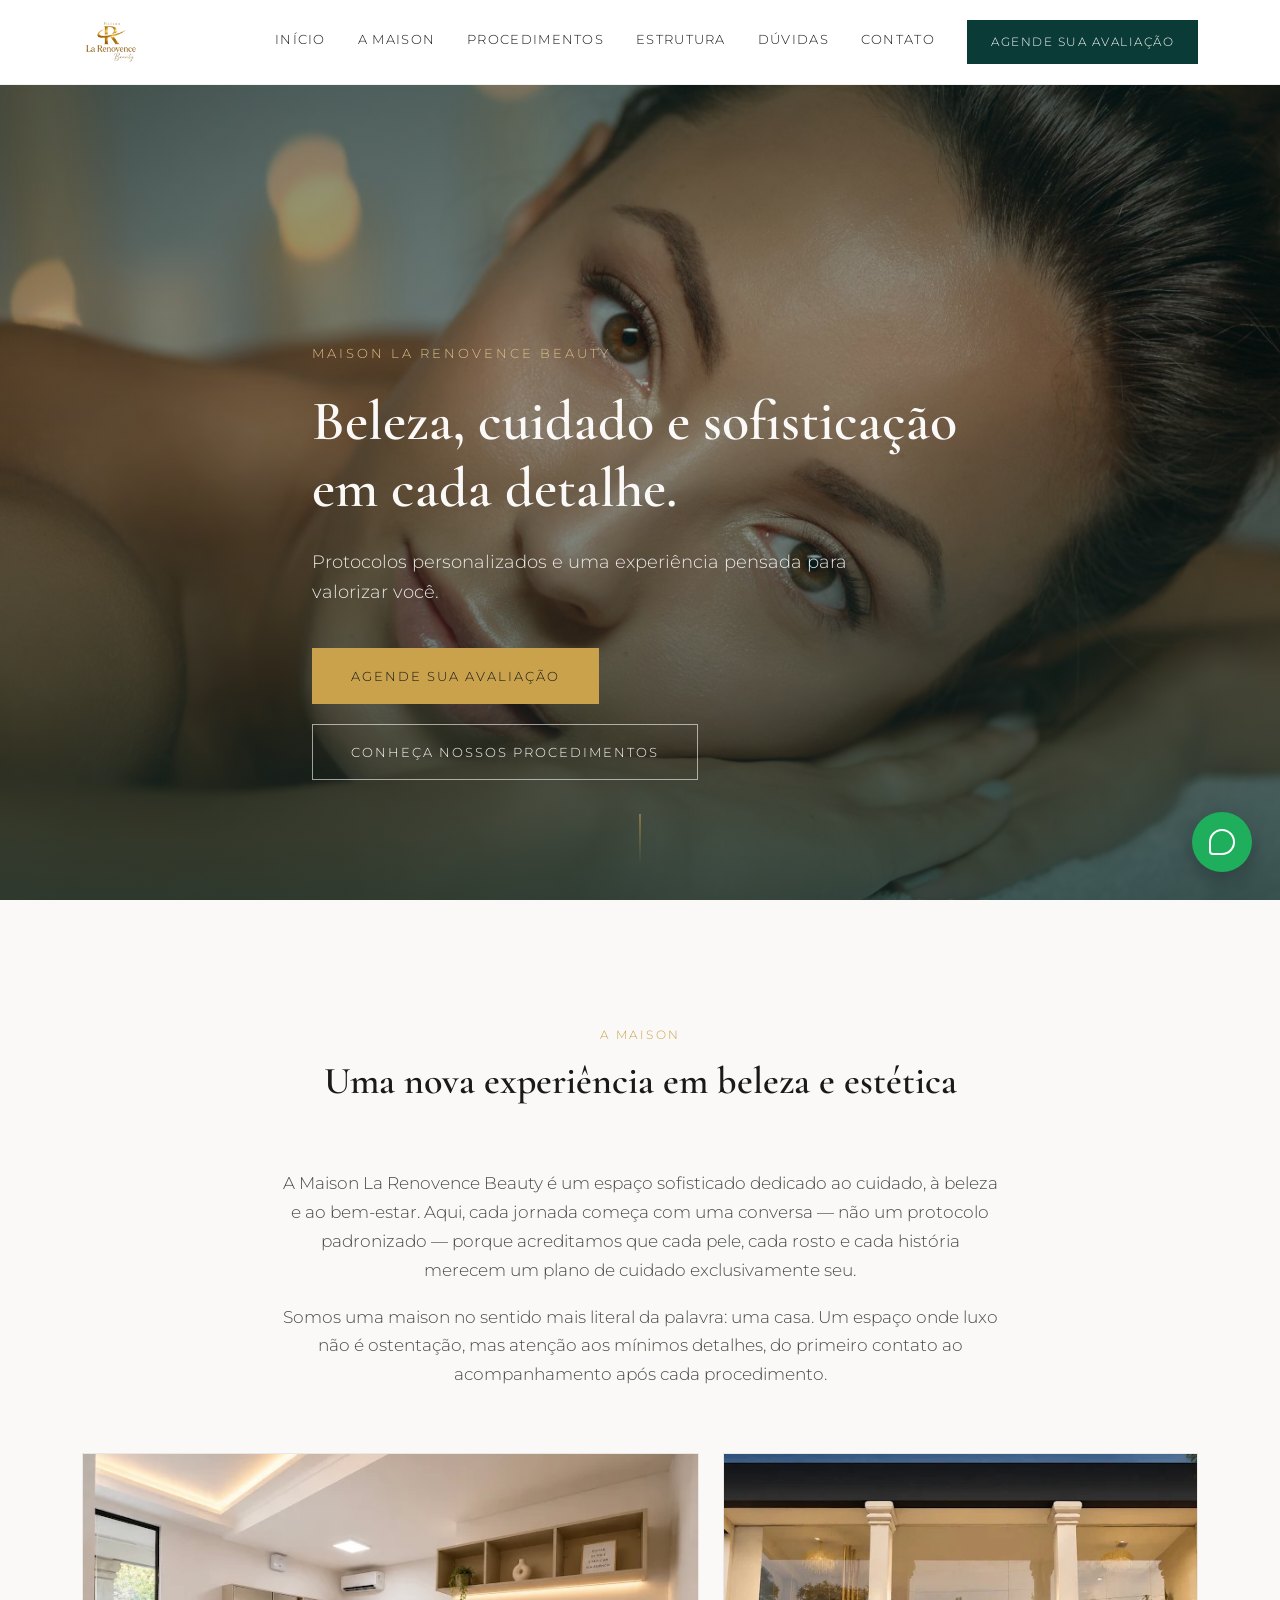
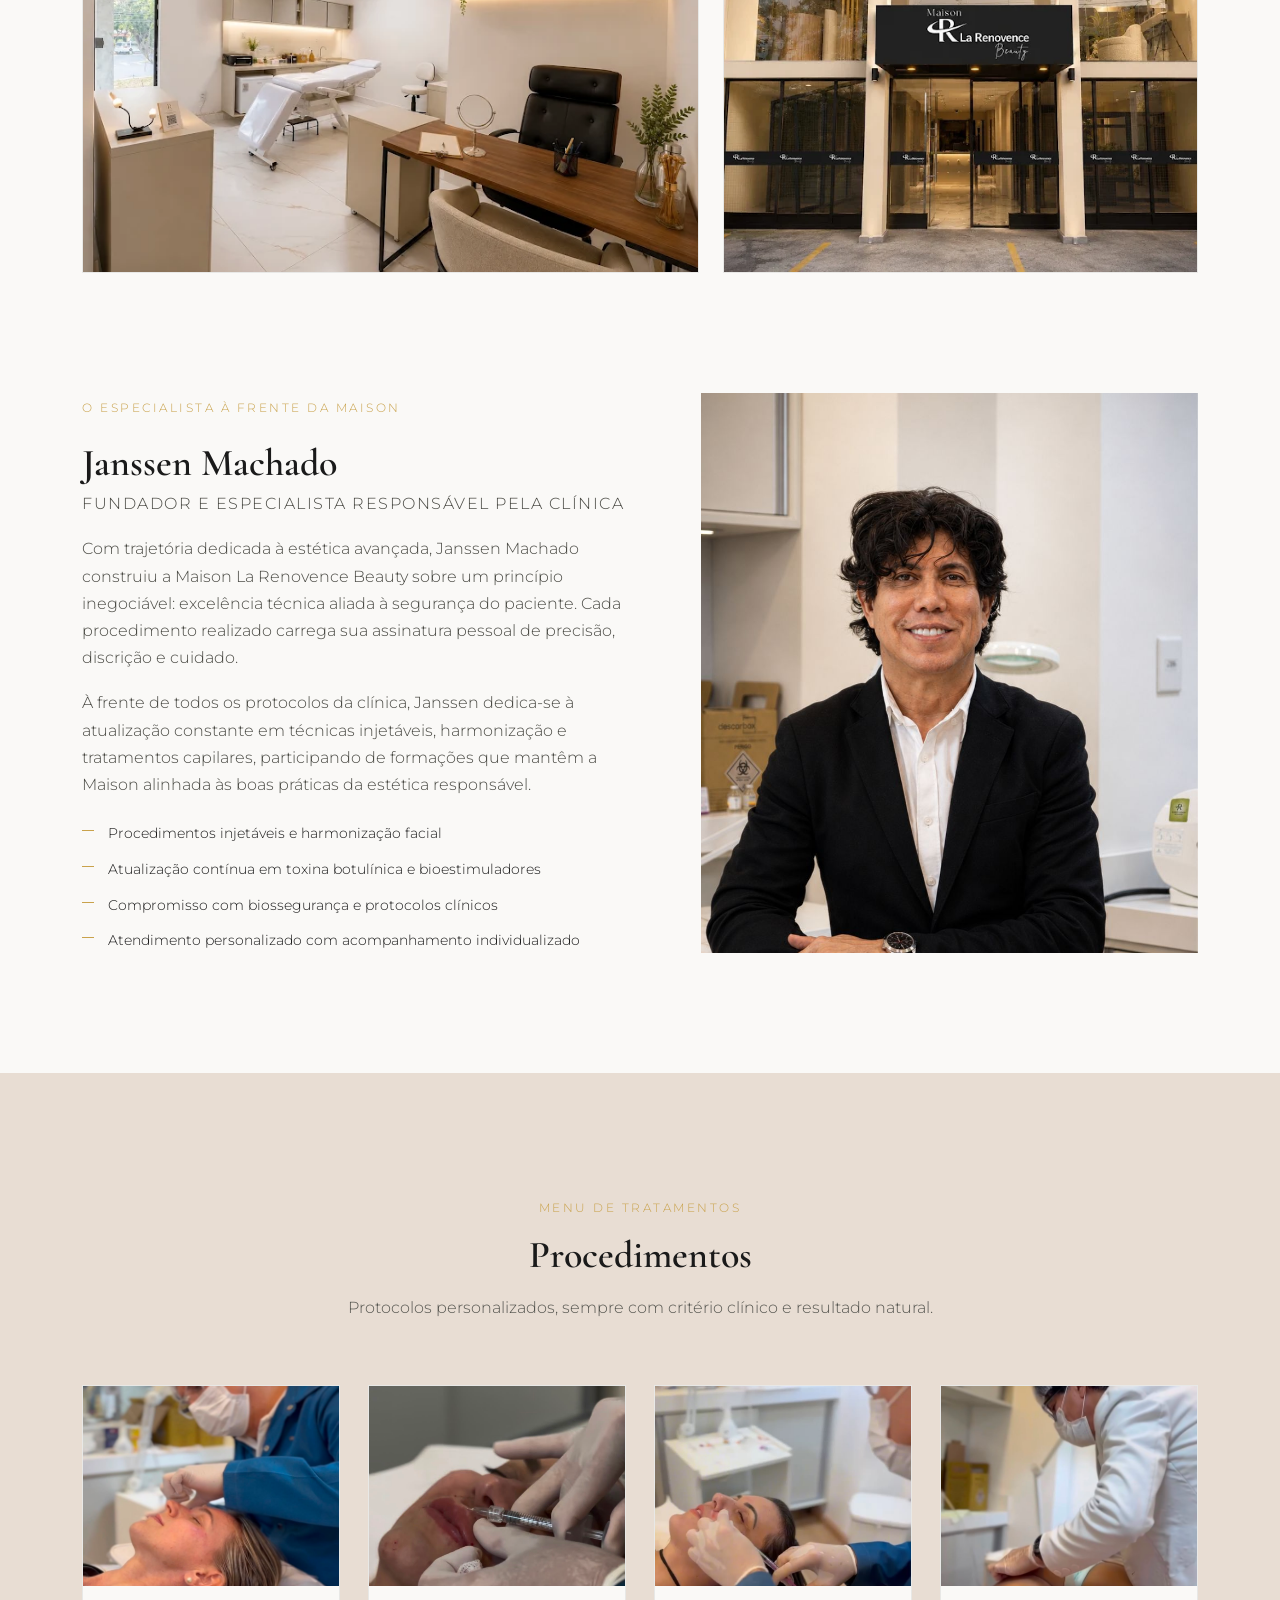
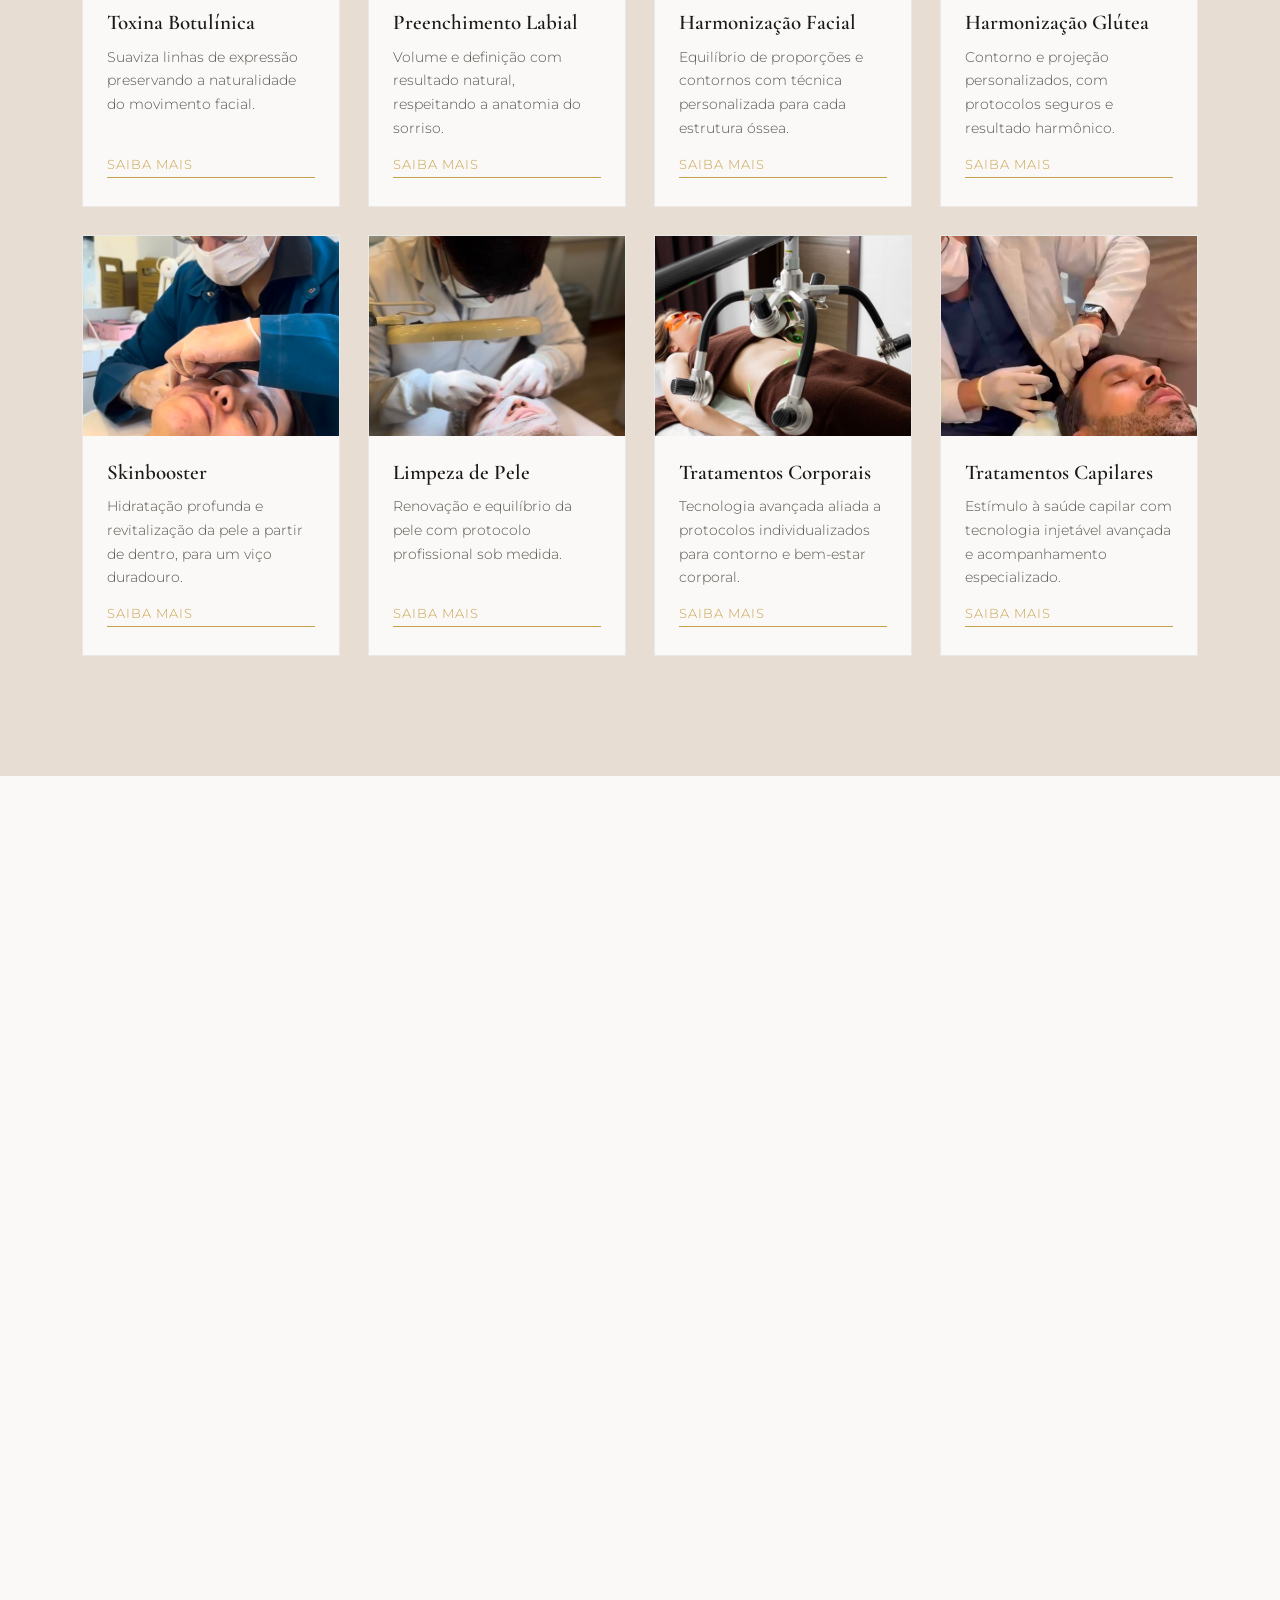
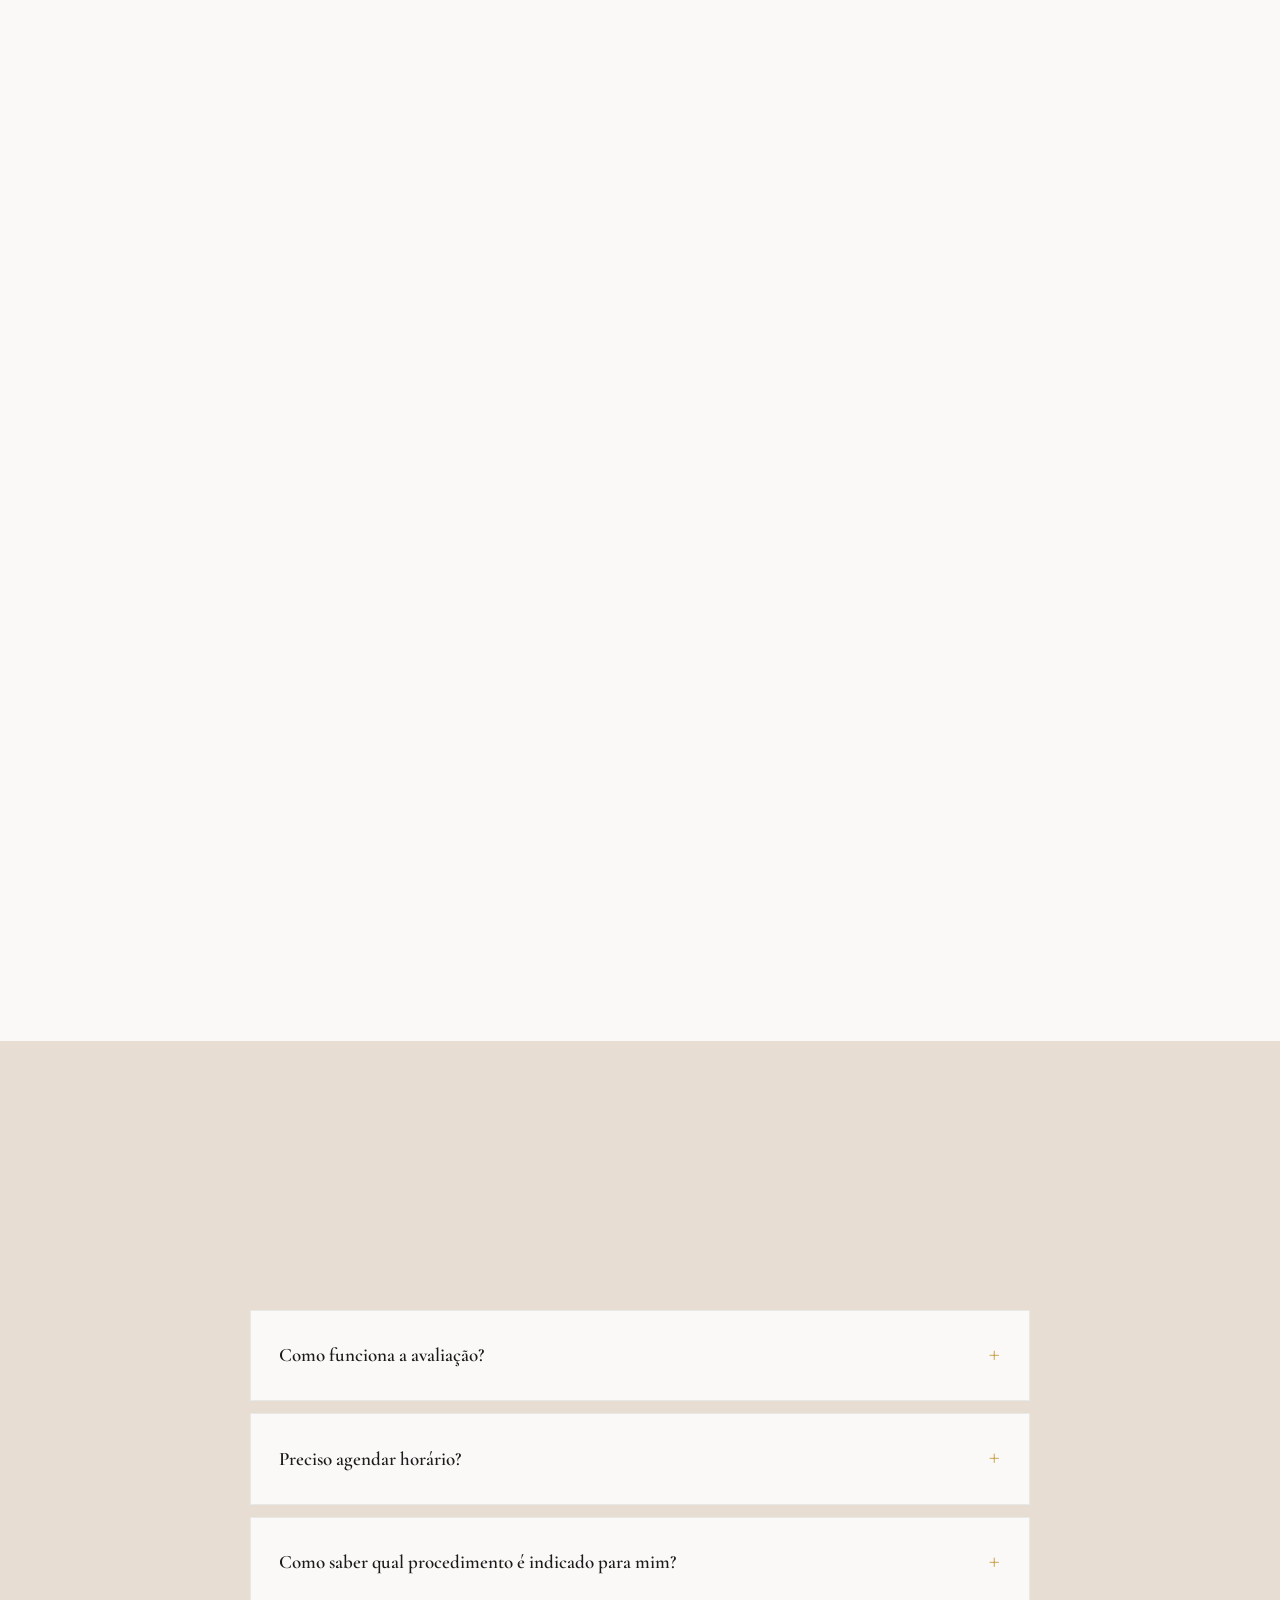
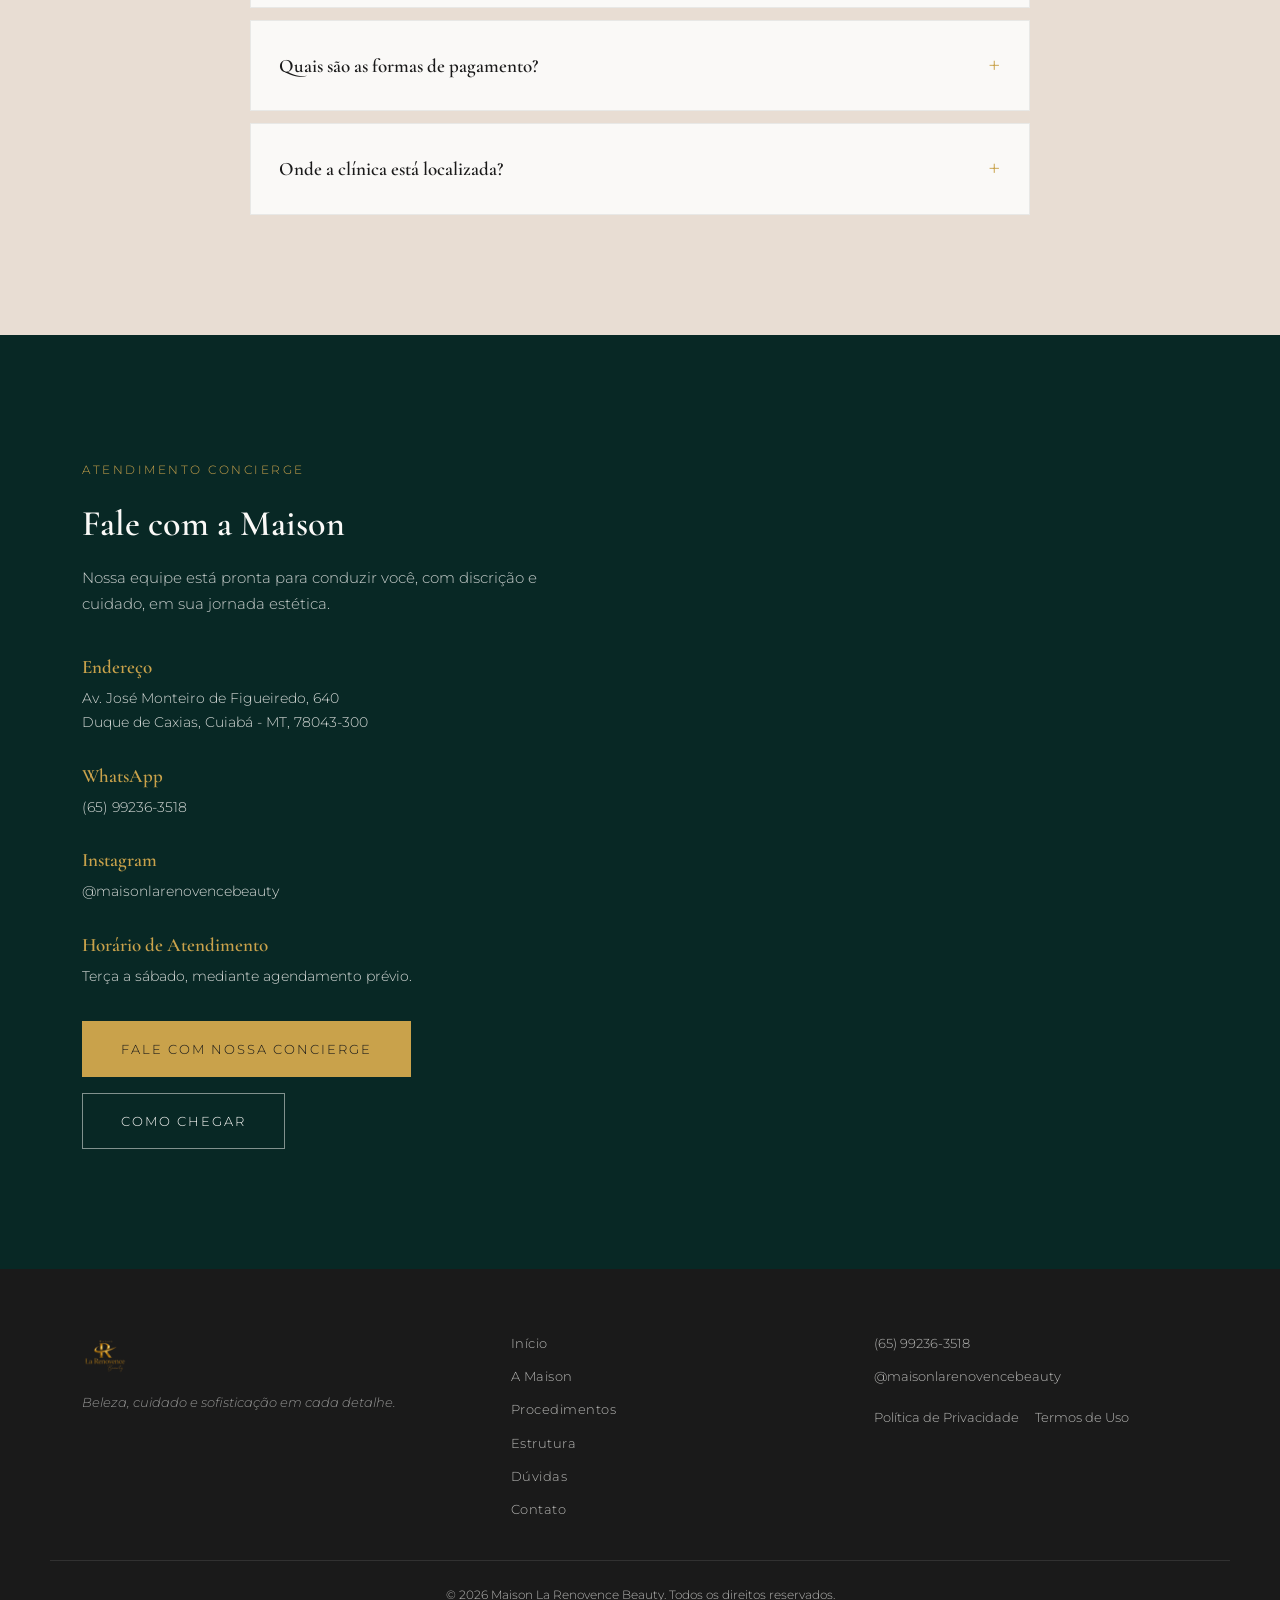
<file: index.html>
<!DOCTYPE html>
<html lang="pt-BR">
<head>
<meta charset="UTF-8">
<meta name="viewport" content="width=device-width, initial-scale=1.0">
<title>Maison La Renovence Beauty | Clínica de Estética Avançada e Exclusiva</title>
<meta name="description" content="Maison La Renovence Beauty — clínica de estética premium especializada em toxina botulínica, harmonização facial e glútea, preenchimento labial, skinbooster e tratamentos capilares. Agende sua avaliação.">
<meta name="robots" content="index, follow">
<link rel="canonical" href="https://www.maisonlarenovencebeauty.com.br/">
<link rel="icon" type="image/png" sizes="32x32" href="images/logo/favicon-32.png">
<link rel="apple-touch-icon" sizes="192x192" href="images/logo/favicon-192.png">

<meta property="og:type" content="website">
<meta property="og:locale" content="pt_BR">
<meta property="og:title" content="Maison La Renovence Beauty | Clínica de Estética Avançada e Exclusiva">
<meta property="og:description" content="Protocolos personalizados e uma experiência pensada para valorizar você. Conheça a Maison La Renovence Beauty.">
<meta property="og:image" content="images/og/og-image.jpg">
<meta property="og:url" content="https://www.maisonlarenovencebeauty.com.br/">
<meta name="twitter:card" content="summary_large_image">

<link rel="preload" href="https://fonts.googleapis.com/css2?family=Cormorant+Garamond:ital,wght@0,500;0,600;0,700;1,500&family=Montserrat:wght@300;400;500;600&display=swap" as="style" onload="this.onload=null;this.rel='stylesheet'">
<noscript><link href="https://fonts.googleapis.com/css2?family=Cormorant+Garamond:ital,wght@0,500;0,600;0,700;1,500&family=Montserrat:wght@300;400;500;600&display=swap" rel="stylesheet"></noscript>
<link rel="stylesheet" href="css/style.css">

<script type="application/ld+json">
{
  "@context": "https://schema.org",
  "@type": "BeautySalon",
  "name": "Maison La Renovence Beauty",
  "description": "Clínica de estética avançada especializada em toxina botulínica, harmonização facial e corporal, skinbooster e terapia capilar.",
  "url": "https://www.maisonlarenovencebeauty.com.br/",
  "telephone": "+5565992363518",
  "address": {
    "@type": "PostalAddress",
    "streetAddress": "Av. José Monteiro de Figueiredo, 640",
    "addressLocality": "Cuiabá",
    "addressRegion": "MT",
    "postalCode": "78043-300",
    "addressCountry": "BR"
  },
  "geo": {
    "@type": "GeoCoordinates",
    "latitude": -15.5872993,
    "longitude": -56.1118656
  },
  "sameAs": ["https://www.instagram.com/maisonlarenovencebeauty/"],
  "priceRange": "$$$"
}
</script>
<script type="application/ld+json">
{
  "@context": "https://schema.org",
  "@type": "FAQPage",
  "mainEntity": [
    {"@type": "Question", "name": "Como funciona a avaliação?", "acceptedAnswer": {"@type": "Answer", "text": "A avaliação é uma conversa individual em que entendemos seu histórico, suas expectativas e analisamos a indicação técnica mais adequada para você, sem compromisso de procedimento imediato."}},
    {"@type": "Question", "name": "Preciso agendar horário?", "acceptedAnswer": {"@type": "Answer", "text": "Sim. Todo atendimento na Maison é feito mediante agendamento prévio, o que garante tempo dedicado e exclusivo para cada cliente."}},
    {"@type": "Question", "name": "Como saber qual procedimento é indicado para mim?", "acceptedAnswer": {"@type": "Answer", "text": "Essa definição acontece durante a avaliação presencial, quando analisamos sua anatomia, sua rotina e seus objetivos para sugerir o protocolo mais adequado."}},
    {"@type": "Question", "name": "Quais são as formas de pagamento?", "acceptedAnswer": {"@type": "Answer", "text": "Trabalhamos com as principais formas de pagamento do mercado. Nossa equipe informa todas as condições disponíveis durante o seu atendimento."}},
    {"@type": "Question", "name": "Onde a clínica está localizada?", "acceptedAnswer": {"@type": "Answer", "text": "Nossos detalhes de endereço e como chegar estão na seção de contato deste site e são confirmados também pelo WhatsApp."}}
  ]
}
</script>
</head>
<body>

<a href="#main-content" class="skip-link">Pular para o conteúdo</a>

<header class="site-header" id="siteHeader">
  <div class="container header-inner">
    <a href="#inicio" class="logo"><img src="images/logo/logo-maison-la-renovence-beauty.png" alt="Maison La Renovence Beauty" class="logo-img"></a>

    <nav class="main-nav" id="mainNav" aria-label="Navegação principal">
      <a href="#inicio" class="nav-link">Início</a>
      <a href="#a-maison" class="nav-link">A Maison</a>
      <a href="#procedimentos" class="nav-link">Procedimentos</a>
      <a href="#estrutura" class="nav-link">Estrutura</a>
      <a href="#duvidas" class="nav-link">Dúvidas</a>
      <a href="#contato" class="nav-link">Contato</a>
      <a href="https://wa.me/5565992363518?text=Ol%C3%A1!%20Conheci%20a%20Maison%20La%20Renovence%20Beauty%20pelo%20site%20e%20gostaria%20de%20saber%20mais%20sobre%20os%20procedimentos%20e%20agendar%20uma%20avalia%C3%A7%C3%A3o." target="_blank" rel="noopener" class="nav-cta">Agende sua avaliação</a>
    </nav>

    <button class="nav-toggle" id="navToggle" aria-label="Abrir menu" aria-expanded="false">
      <span></span><span></span><span></span>
    </button>
  </div>
</header>

<main id="main-content">

  <section class="hero" id="inicio">
    <div class="hero-media">
      <img src="images/hero/imgcapa.jpg" alt="Retrato elegante de mulher com pele saudável, representando o cuidado estético da Maison La Renovence Beauty" fetchpriority="high">
    </div>
    <div class="hero-overlay"></div>
    <div class="container hero-content reveal">
      <p class="eyebrow">Maison La Renovence Beauty</p>
      <h1>Beleza, cuidado e sofisticação em cada detalhe.</h1>
      <p class="hero-subtitle">Protocolos personalizados e uma experiência pensada para valorizar você.</p>
      <div class="hero-actions">
        <a href="https://wa.me/5565992363518?text=Ol%C3%A1!%20Conheci%20a%20Maison%20La%20Renovence%20Beauty%20pelo%20site%20e%20gostaria%20de%20saber%20mais%20sobre%20os%20procedimentos%20e%20agendar%20uma%20avalia%C3%A7%C3%A3o." target="_blank" rel="noopener" class="btn btn-gold">Agende sua avaliação</a>
        <a href="#procedimentos" class="btn btn-outline-light">Conheça nossos procedimentos</a>
      </div>
    </div>
    <div class="scroll-indicator"><span></span></div>
  </section>

  <section class="maison" id="a-maison">
    <div class="container">
      <div class="section-heading reveal">
        <span class="section-kicker">A Maison</span>
        <h2>Uma nova experiência em beleza e estética</h2>
      </div>

      <div class="maison-intro reveal">
        <p>A Maison La Renovence Beauty é um espaço sofisticado dedicado ao cuidado, à beleza e ao bem-estar. Aqui, cada jornada começa com uma conversa — não um protocolo padronizado — porque acreditamos que cada pele, cada rosto e cada história merecem um plano de cuidado exclusivamente seu.</p>
        <p>Somos uma maison no sentido mais literal da palavra: uma casa. Um espaço onde luxo não é ostentação, mas atenção aos mínimos detalhes, do primeiro contato ao acompanhamento após cada procedimento.</p>
      </div>

      <div class="maison-gallery reveal">
        <div class="maison-gallery-media"><img src="images/estrutura/foto-1.webp" alt="Sala de procedimentos da Maison La Renovence Beauty, com maca profissional e ambientação sofisticada" loading="lazy"></div>
        <div class="maison-gallery-media maison-gallery-media--tall"><img src="images/estrutura/foto-3.webp" alt="Fachada da Maison La Renovence Beauty" loading="lazy"></div>
      </div>

      <div class="specialist reveal">
        <div class="specialist-text">
          <span class="section-kicker">O Especialista à Frente da Maison</span>
          <h3>Janssen Machado</h3>
          <p class="specialist-title">Fundador e especialista responsável pela clínica</p>
          <p>Com trajetória dedicada à estética avançada, Janssen Machado construiu a Maison La Renovence Beauty sobre um princípio inegociável: excelência técnica aliada à segurança do paciente. Cada procedimento realizado carrega sua assinatura pessoal de precisão, discrição e cuidado.</p>
          <p>À frente de todos os protocolos da clínica, Janssen dedica-se à atualização constante em técnicas injetáveis, harmonização e tratamentos capilares, participando de formações que mantêm a Maison alinhada às boas práticas da estética responsável.</p>
          <ul class="specialist-list">
            <li>Procedimentos injetáveis e harmonização facial</li>
            <li>Atualização contínua em toxina botulínica e bioestimuladores</li>
            <li>Compromisso com biossegurança e protocolos clínicos</li>
            <li>Atendimento personalizado com acompanhamento individualizado</li>
          </ul>
        </div>
        <div class="specialist-media"><img src="images/estrutura/janssen-machado.jpeg" alt="Janssen Machado, especialista à frente da Maison La Renovence Beauty" loading="lazy"></div>
      </div>
    </div>
  </section>

  <section class="procedures" id="procedimentos">
    <div class="container">
      <div class="section-heading reveal">
        <span class="section-kicker">Menu de Tratamentos</span>
        <h2>Procedimentos</h2>
        <p class="section-lede">Protocolos personalizados, sempre com critério clínico e resultado natural.</p>
      </div>

      <div class="procedures-grid">

        <article class="procedure-card reveal">
          <a href="procedimentos/toxina-botulinica.html" class="procedure-card-media">
            <img src="images/procedimentos/toxina-botulinica.jpg" alt="Aplicação de toxina botulínica em ambiente clínico" loading="lazy">
          </a>
          <div class="procedure-card-body">
            <h3><a href="procedimentos/toxina-botulinica.html">Toxina Botulínica</a></h3>
            <p>Suaviza linhas de expressão preservando a naturalidade do movimento facial.</p>
            <a href="procedimentos/toxina-botulinica.html" class="text-link">Saiba mais</a>
          </div>
        </article>

        <article class="procedure-card reveal">
          <a href="procedimentos/preenchimento-labial.html" class="procedure-card-media">
            <img src="images/procedimentos/preenchimento-labial.jpg" alt="Procedimento de preenchimento labial realizado com técnica precisa" loading="lazy">
          </a>
          <div class="procedure-card-body">
            <h3><a href="procedimentos/preenchimento-labial.html">Preenchimento Labial</a></h3>
            <p>Volume e definição com resultado natural, respeitando a anatomia do sorriso.</p>
            <a href="procedimentos/preenchimento-labial.html" class="text-link">Saiba mais</a>
          </div>
        </article>

        <article class="procedure-card reveal">
          <a href="procedimentos/harmonizacao-facial.html" class="procedure-card-media">
            <img src="images/procedimentos/harmonizacao-facial.jpg" alt="Procedimento de harmonização facial em clínica de estética" loading="lazy">
          </a>
          <div class="procedure-card-body">
            <h3><a href="procedimentos/harmonizacao-facial.html">Harmonização Facial</a></h3>
            <p>Equilíbrio de proporções e contornos com técnica personalizada para cada estrutura óssea.</p>
            <a href="procedimentos/harmonizacao-facial.html" class="text-link">Saiba mais</a>
          </div>
        </article>

        <article class="procedure-card reveal">
          <a href="procedimentos/harmonizacao-glutea.html" class="procedure-card-media">
            <img src="images/procedimentos/harmonizacao-glutea.jpg" alt="Procedimento de harmonização glútea com tecnologia clínica" loading="lazy">
          </a>
          <div class="procedure-card-body">
            <h3><a href="procedimentos/harmonizacao-glutea.html">Harmonização Glútea</a></h3>
            <p>Contorno e projeção personalizados, com protocolos seguros e resultado harmônico.</p>
            <a href="procedimentos/harmonizacao-glutea.html" class="text-link">Saiba mais</a>
          </div>
        </article>

        <article class="procedure-card reveal">
          <a href="procedimentos/skinbooster.html" class="procedure-card-media">
            <img src="images/procedimentos/skinbooster.jpg" alt="Aplicação de skinbooster para hidratação profunda da pele" loading="lazy">
          </a>
          <div class="procedure-card-body">
            <h3><a href="procedimentos/skinbooster.html">Skinbooster</a></h3>
            <p>Hidratação profunda e revitalização da pele a partir de dentro, para um viço duradouro.</p>
            <a href="procedimentos/skinbooster.html" class="text-link">Saiba mais</a>
          </div>
        </article>

        <article class="procedure-card reveal">
          <a href="procedimentos/limpeza-de-pele.html" class="procedure-card-media">
            <img src="images/procedimentos/limpeza-de-pele.jpg" alt="Procedimento de limpeza de pele profissional em clínica de estética" loading="lazy">
          </a>
          <div class="procedure-card-body">
            <h3><a href="procedimentos/limpeza-de-pele.html">Limpeza de Pele</a></h3>
            <p>Renovação e equilíbrio da pele com protocolo profissional sob medida.</p>
            <a href="procedimentos/limpeza-de-pele.html" class="text-link">Saiba mais</a>
          </div>
        </article>

        <article class="procedure-card reveal">
          <a href="procedimentos/tratamentos-corporais.html" class="procedure-card-media">
            <img src="images/procedimentos/tratamentos-corporais.jpg" alt="Tecnologia utilizada em tratamentos corporais estéticos" loading="lazy">
          </a>
          <div class="procedure-card-body">
            <h3><a href="procedimentos/tratamentos-corporais.html">Tratamentos Corporais</a></h3>
            <p>Tecnologia avançada aliada a protocolos individualizados para contorno e bem-estar corporal.</p>
            <a href="procedimentos/tratamentos-corporais.html" class="text-link">Saiba mais</a>
          </div>
        </article>

        <article class="procedure-card reveal">
          <a href="procedimentos/tratamentos-capilares.html" class="procedure-card-media">
            <img src="images/procedimentos/tratamentos-capilares.jpg" alt="Tratamento capilar injetável realizado em clínica de estética" loading="lazy">
          </a>
          <div class="procedure-card-body">
            <h3><a href="procedimentos/tratamentos-capilares.html">Tratamentos Capilares</a></h3>
            <p>Estímulo à saúde capilar com tecnologia injetável avançada e acompanhamento especializado.</p>
            <a href="procedimentos/tratamentos-capilares.html" class="text-link">Saiba mais</a>
          </div>
        </article>

      </div>
    </div>
  </section>

  <section class="experience" id="estrutura">
    <div class="container">
      <div class="section-heading reveal">
        <span class="section-kicker">Estrutura</span>
        <h2>Cada detalhe pensado para a sua experiência.</h2>
      </div>

      <div class="experience-media reveal">
        <img src="images/estrutura/foto-2.webp" alt="Recepção da Maison La Renovence Beauty, ambiente sofisticado com acabamento premium" loading="lazy">
      </div>

      <div class="experience-grid">
        <div class="experience-item reveal">
          <div class="experience-icon icon-heart"></div>
          <h3>Atendimento Personalizado</h3>
          <p>Cada cliente é ouvida com atenção antes de qualquer indicação técnica.</p>
        </div>
        <div class="experience-item reveal">
          <div class="experience-icon icon-shield"></div>
          <h3>Ambiente Sofisticado</h3>
          <p>Espaços pensados para transmitir conforto, privacidade e exclusividade.</p>
        </div>
        <div class="experience-item reveal">
          <div class="experience-icon icon-cert"></div>
          <h3>Equipe Especializada</h3>
          <p>Profissionais em constante atualização técnica e científica.</p>
        </div>
        <div class="experience-item reveal">
          <div class="experience-icon icon-tech"></div>
          <h3>Tecnologia</h3>
          <p>Equipamentos e insumos de procedência certificada em cada procedimento.</p>
        </div>
        <div class="experience-item reveal">
          <div class="experience-icon icon-plan"></div>
          <h3>Protocolos Individualizados</h3>
          <p>Planos de cuidado construídos conforme a anatomia e os objetivos de cada pessoa.</p>
        </div>
      </div>
    </div>
  </section>

  <section class="testimonials" id="depoimentos">
    <div class="container">
      <div class="section-heading reveal">
        <span class="section-kicker">Depoimentos</span>
        <h2>Experiências que falam por nós</h2>
      </div>

      <!--
        Bloco de depoimentos — placeholders editáveis.
        Substitua o texto de cada <blockquote> por relatos reais de clientes,
        sempre com autorização expressa para publicação (LGPD), usando apenas
        primeiro nome ou iniciais, sem fotos de "antes/depois".
      -->
      <div class="testimonial-carousel reveal" id="testimonialCarousel">
        <div class="testimonial-track" id="testimonialTrack">
          <blockquote class="testimonial-slide">
            <p>"[Espaço reservado para depoimento real — substitua por um relato autorizado de cliente.]"</p>
            <cite>— Cliente, procedimento realizado na Maison</cite>
          </blockquote>
          <blockquote class="testimonial-slide">
            <p>"[Espaço reservado para depoimento real — substitua por um relato autorizado de cliente.]"</p>
            <cite>— Cliente, procedimento realizado na Maison</cite>
          </blockquote>
          <blockquote class="testimonial-slide">
            <p>"[Espaço reservado para depoimento real — substitua por um relato autorizado de cliente.]"</p>
            <cite>— Cliente, procedimento realizado na Maison</cite>
          </blockquote>
          <blockquote class="testimonial-slide">
            <p>"[Espaço reservado para depoimento real — substitua por um relato autorizado de cliente.]"</p>
            <cite>— Cliente, procedimento realizado na Maison</cite>
          </blockquote>
          <blockquote class="testimonial-slide">
            <p>"[Espaço reservado para depoimento real — substitua por um relato autorizado de cliente.]"</p>
            <cite>— Cliente, procedimento realizado na Maison</cite>
          </blockquote>
        </div>

        <div class="testimonial-controls">
          <button type="button" class="testimonial-arrow" id="testimonialPrev" aria-label="Depoimento anterior">&#8592;</button>
          <div class="testimonial-dots" id="testimonialDots"></div>
          <button type="button" class="testimonial-arrow" id="testimonialNext" aria-label="Próximo depoimento">&#8594;</button>
        </div>
      </div>
    </div>
  </section>

  <section class="faq" id="duvidas">
    <div class="container">
      <div class="section-heading reveal">
        <span class="section-kicker">Dúvidas</span>
        <h2>Perguntas frequentes</h2>
      </div>

      <div class="accordion reveal">
        <details class="accordion-item">
          <summary>Como funciona a avaliação?</summary>
          <div class="accordion-content"><p>A avaliação é uma conversa individual em que entendemos seu histórico, suas expectativas e analisamos a indicação técnica mais adequada para você, sem compromisso de procedimento imediato.</p></div>
        </details>
        <details class="accordion-item">
          <summary>Preciso agendar horário?</summary>
          <div class="accordion-content"><p>Sim. Todo atendimento na Maison é feito mediante agendamento prévio, o que garante tempo dedicado e exclusivo para cada cliente.</p></div>
        </details>
        <details class="accordion-item">
          <summary>Como saber qual procedimento é indicado para mim?</summary>
          <div class="accordion-content"><p>Essa definição acontece durante a avaliação presencial, quando analisamos sua anatomia, sua rotina e seus objetivos para sugerir o protocolo mais adequado ao seu caso.</p></div>
        </details>
        <details class="accordion-item">
          <summary>Quais são as formas de pagamento?</summary>
          <div class="accordion-content"><p>Trabalhamos com as principais formas de pagamento do mercado. Nossa equipe informa todas as condições disponíveis durante o seu atendimento ou pelo WhatsApp.</p></div>
        </details>
        <details class="accordion-item">
          <summary>Onde a clínica está localizada?</summary>
          <div class="accordion-content"><p>Confira nosso endereço completo na seção de contato logo abaixo, ou fale com nossa equipe pelo WhatsApp para receber a localização e orientações de acesso.</p></div>
        </details>
      </div>
    </div>
  </section>

  <section class="contact" id="contato">
    <div class="container contact-grid">
      <div class="contact-info-wrap reveal">
        <span class="section-kicker">Atendimento Concierge</span>
        <h2>Fale com a Maison</h2>
        <p>Nossa equipe está pronta para conduzir você, com discrição e cuidado, em sua jornada estética.</p>

        <div class="contact-info-block">
          <h3>Endereço</h3>
          <p>Av. José Monteiro de Figueiredo, 640<br>Duque de Caxias, Cuiabá - MT, 78043-300</p>
        </div>
        <div class="contact-info-block">
          <h3>WhatsApp</h3>
          <p><a href="https://wa.me/5565992363518?text=Ol%C3%A1!%20Conheci%20a%20Maison%20La%20Renovence%20Beauty%20pelo%20site%20e%20gostaria%20de%20saber%20mais%20sobre%20os%20procedimentos%20e%20agendar%20uma%20avalia%C3%A7%C3%A3o." target="_blank" rel="noopener">(65) 99236-3518</a></p>
        </div>
        <div class="contact-info-block">
          <h3>Instagram</h3>
          <p><a href="https://www.instagram.com/maisonlarenovencebeauty/" target="_blank" rel="noopener">@maisonlarenovencebeauty</a></p>
        </div>
        <div class="contact-info-block">
          <h3>Horário de Atendimento</h3>
          <!-- Placeholder: confirmar horário completo diretamente com a clínica -->
          <p>Terça a sábado, mediante agendamento prévio.</p>
        </div>

        <div class="contact-actions">
          <a href="https://wa.me/5565992363518?text=Ol%C3%A1!%20Conheci%20a%20Maison%20La%20Renovence%20Beauty%20pelo%20site%20e%20gostaria%20de%20saber%20mais%20sobre%20os%20procedimentos%20e%20agendar%20uma%20avalia%C3%A7%C3%A3o." target="_blank" rel="noopener" class="btn btn-gold">Fale com nossa Concierge</a>
          <a href="https://www.google.com/maps/dir/?api=1&destination=Maison+La+Renovence+Beauty%2C+Av.+Jose+Monteiro+de+Figueiredo%2C+640+-+Duque+de+Caxias%2C+Cuiaba+-+MT%2C+78043-300" target="_blank" rel="noopener" class="btn btn-outline">Como chegar</a>
        </div>
      </div>

      <div class="contact-map reveal">
        <iframe src="https://www.google.com/maps?q=Maison+La+Renovence+Beauty,+Av.+Jose+Monteiro+de+Figueiredo,+640,+Cuiaba+-+MT,+78043-300&z=16&output=embed" title="Localização da Maison La Renovence Beauty no Google Maps" loading="lazy" referrerpolicy="no-referrer-when-downgrade" allowfullscreen></iframe>
      </div>
    </div>
  </section>

</main>

<footer class="site-footer">
  <div class="container footer-inner">
    <div class="footer-brand">
      <a href="#inicio" class="logo footer-logo"><img src="images/logo/logo-maison-la-renovence-beauty.png" alt="Maison La Renovence Beauty" class="logo-img"></a>
      <p class="footer-tagline">Beleza, cuidado e sofisticação em cada detalhe.</p>
    </div>

    <nav class="footer-nav" aria-label="Menu rápido">
      <a href="#inicio">Início</a>
      <a href="#a-maison">A Maison</a>
      <a href="#procedimentos">Procedimentos</a>
      <a href="#estrutura">Estrutura</a>
      <a href="#duvidas">Dúvidas</a>
      <a href="#contato">Contato</a>
    </nav>

    <div class="footer-contact">
      <p><a href="https://wa.me/5565992363518" target="_blank" rel="noopener">(65) 99236-3518</a></p>
      <p><a href="https://www.instagram.com/maisonlarenovencebeauty/" target="_blank" rel="noopener">@maisonlarenovencebeauty</a></p>
      <p class="footer-legal-links">
        <a href="politica-de-privacidade.html">Política de Privacidade</a>
        <a href="termos-de-uso.html">Termos de Uso</a>
      </p>
    </div>
  </div>
  <p class="footer-copy">&copy; <span id="year"></span> Maison La Renovence Beauty. Todos os direitos reservados.</p>
</footer>

<a href="https://wa.me/5565992363518?text=Ol%C3%A1!%20Conheci%20a%20Maison%20La%20Renovence%20Beauty%20pelo%20site%20e%20gostaria%20de%20saber%20mais%20sobre%20os%20procedimentos%20e%20agendar%20uma%20avalia%C3%A7%C3%A3o." target="_blank" rel="noopener" class="whatsapp-float" aria-label="Fale conosco pelo WhatsApp">
  <span class="whatsapp-icon"></span>
</a>

<script src="js/script.js"></script>
</body>
</html>
</file>
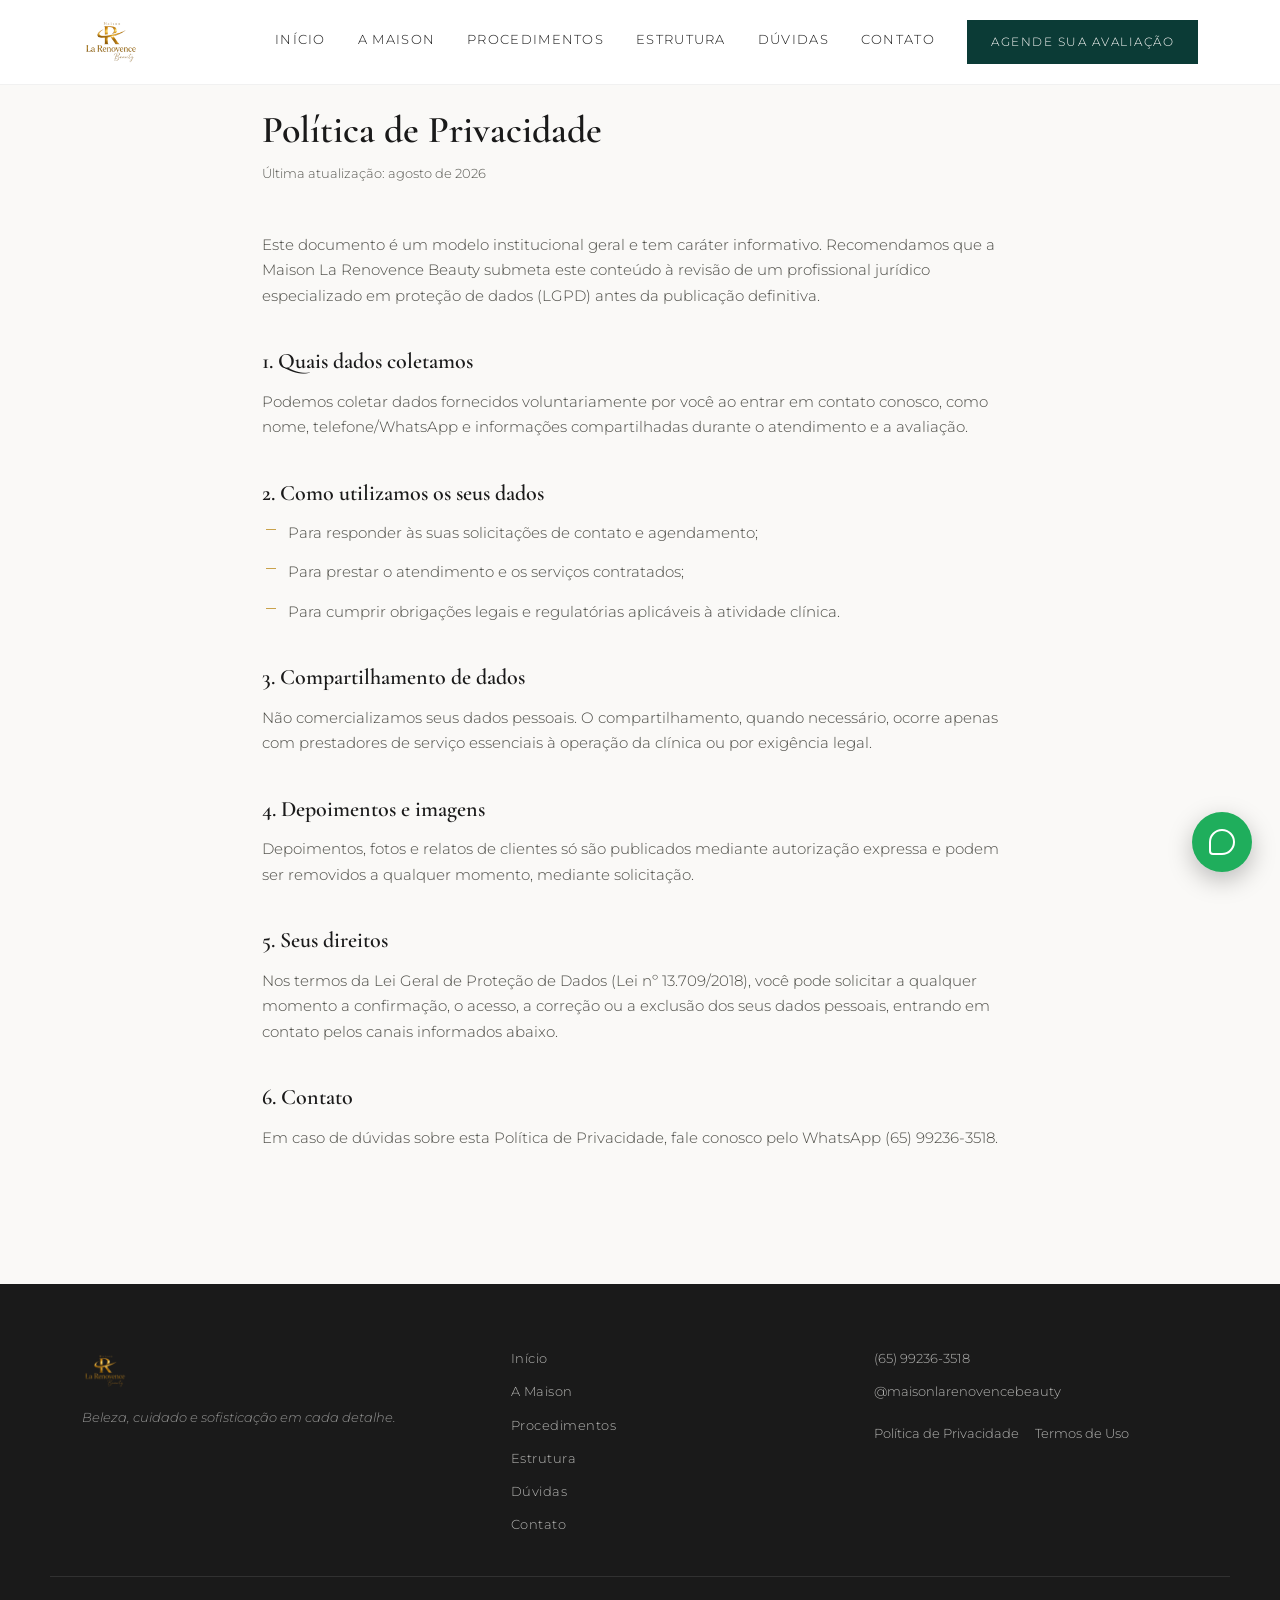
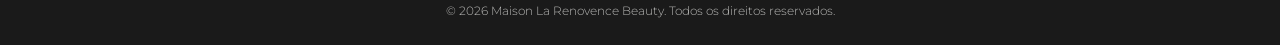
<file: politica-de-privacidade.html>
<!DOCTYPE html>
<html lang="pt-BR">
<head>
<meta charset="UTF-8">
<meta name="viewport" content="width=device-width, initial-scale=1.0">
<title>Política de Privacidade | Maison La Renovence Beauty</title>
<meta name="description" content="Política de Privacidade da Maison La Renovence Beauty: saiba como tratamos os seus dados pessoais, em conformidade com a LGPD.">
<meta name="robots" content="noindex, follow">
<link rel="canonical" href="https://www.maisonlarenovencebeauty.com.br/politica-de-privacidade.html">
<link rel="icon" type="image/png" sizes="32x32" href="images/logo/favicon-32.png">
<link rel="apple-touch-icon" sizes="192x192" href="images/logo/favicon-192.png">
<link rel="preload" href="https://fonts.googleapis.com/css2?family=Cormorant+Garamond:ital,wght@0,500;0,600;0,700;1,500&family=Montserrat:wght@300;400;500;600&display=swap" as="style" onload="this.onload=null;this.rel='stylesheet'">
<noscript><link href="https://fonts.googleapis.com/css2?family=Cormorant+Garamond:ital,wght@0,500;0,600;0,700;1,500&family=Montserrat:wght@300;400;500;600&display=swap" rel="stylesheet"></noscript>
<link rel="stylesheet" href="css/style.css">
</head>
<body>

<a href="#main-content" class="skip-link">Pular para o conteúdo</a>

<header class="site-header" id="siteHeader">
  <div class="container header-inner">
    <a href="index.html#inicio" class="logo"><img src="images/logo/logo-maison-la-renovence-beauty.png" alt="Maison La Renovence Beauty" class="logo-img"></a>
    <nav class="main-nav" id="mainNav" aria-label="Navegação principal">
      <a href="index.html#inicio" class="nav-link">Início</a>
      <a href="index.html#a-maison" class="nav-link">A Maison</a>
      <a href="index.html#procedimentos" class="nav-link">Procedimentos</a>
      <a href="index.html#estrutura" class="nav-link">Estrutura</a>
      <a href="index.html#duvidas" class="nav-link">Dúvidas</a>
      <a href="index.html#contato" class="nav-link">Contato</a>
      <a href="https://wa.me/5565992363518?text=Ol%C3%A1!%20Conheci%20a%20Maison%20La%20Renovence%20Beauty%20pelo%20site%20e%20gostaria%20de%20saber%20mais%20sobre%20os%20procedimentos%20e%20agendar%20uma%20avalia%C3%A7%C3%A3o." target="_blank" rel="noopener" class="nav-cta">Agende sua avaliação</a>
    </nav>
    <button class="nav-toggle" id="navToggle" aria-label="Abrir menu" aria-expanded="false">
      <span></span><span></span><span></span>
    </button>
  </div>
</header>

<main id="main-content">
  <section class="legal-page">
    <div class="container">
      <h1>Política de Privacidade</h1>
      <p class="updated-at">Última atualização: agosto de 2026</p>

      <p>Este documento é um modelo institucional geral e tem caráter informativo. Recomendamos que a Maison La Renovence Beauty submeta este conteúdo à revisão de um profissional jurídico especializado em proteção de dados (LGPD) antes da publicação definitiva.</p>

      <h2>1. Quais dados coletamos</h2>
      <p>Podemos coletar dados fornecidos voluntariamente por você ao entrar em contato conosco, como nome, telefone/WhatsApp e informações compartilhadas durante o atendimento e a avaliação.</p>

      <h2>2. Como utilizamos os seus dados</h2>
      <ul>
        <li>Para responder às suas solicitações de contato e agendamento;</li>
        <li>Para prestar o atendimento e os serviços contratados;</li>
        <li>Para cumprir obrigações legais e regulatórias aplicáveis à atividade clínica.</li>
      </ul>

      <h2>3. Compartilhamento de dados</h2>
      <p>Não comercializamos seus dados pessoais. O compartilhamento, quando necessário, ocorre apenas com prestadores de serviço essenciais à operação da clínica ou por exigência legal.</p>

      <h2>4. Depoimentos e imagens</h2>
      <p>Depoimentos, fotos e relatos de clientes só são publicados mediante autorização expressa e podem ser removidos a qualquer momento, mediante solicitação.</p>

      <h2>5. Seus direitos</h2>
      <p>Nos termos da Lei Geral de Proteção de Dados (Lei nº 13.709/2018), você pode solicitar a qualquer momento a confirmação, o acesso, a correção ou a exclusão dos seus dados pessoais, entrando em contato pelos canais informados abaixo.</p>

      <h2>6. Contato</h2>
      <p>Em caso de dúvidas sobre esta Política de Privacidade, fale conosco pelo WhatsApp <a href="https://wa.me/5565992363518" target="_blank" rel="noopener">(65) 99236-3518</a>.</p>
    </div>
  </section>
</main>

<footer class="site-footer">
  <div class="container footer-inner">
    <div class="footer-brand">
      <a href="index.html#inicio" class="logo footer-logo"><img src="images/logo/logo-maison-la-renovence-beauty.png" alt="Maison La Renovence Beauty" class="logo-img"></a>
      <p class="footer-tagline">Beleza, cuidado e sofisticação em cada detalhe.</p>
    </div>
    <nav class="footer-nav" aria-label="Menu rápido">
      <a href="index.html#inicio">Início</a>
      <a href="index.html#a-maison">A Maison</a>
      <a href="index.html#procedimentos">Procedimentos</a>
      <a href="index.html#estrutura">Estrutura</a>
      <a href="index.html#duvidas">Dúvidas</a>
      <a href="index.html#contato">Contato</a>
    </nav>
    <div class="footer-contact">
      <p><a href="https://wa.me/5565992363518" target="_blank" rel="noopener">(65) 99236-3518</a></p>
      <p><a href="https://www.instagram.com/maisonlarenovencebeauty/" target="_blank" rel="noopener">@maisonlarenovencebeauty</a></p>
      <p class="footer-legal-links">
        <a href="politica-de-privacidade.html">Política de Privacidade</a>
        <a href="termos-de-uso.html">Termos de Uso</a>
      </p>
    </div>
  </div>
  <p class="footer-copy">&copy; <span id="year"></span> Maison La Renovence Beauty. Todos os direitos reservados.</p>
</footer>

<a href="https://wa.me/5565992363518?text=Ol%C3%A1!%20Conheci%20a%20Maison%20La%20Renovence%20Beauty%20pelo%20site%20e%20gostaria%20de%20saber%20mais%20sobre%20os%20procedimentos%20e%20agendar%20uma%20avalia%C3%A7%C3%A3o." target="_blank" rel="noopener" class="whatsapp-float" aria-label="Fale conosco pelo WhatsApp">
  <span class="whatsapp-icon"></span>
</a>

<script src="js/script.js"></script>
</body>
</html>
</file>
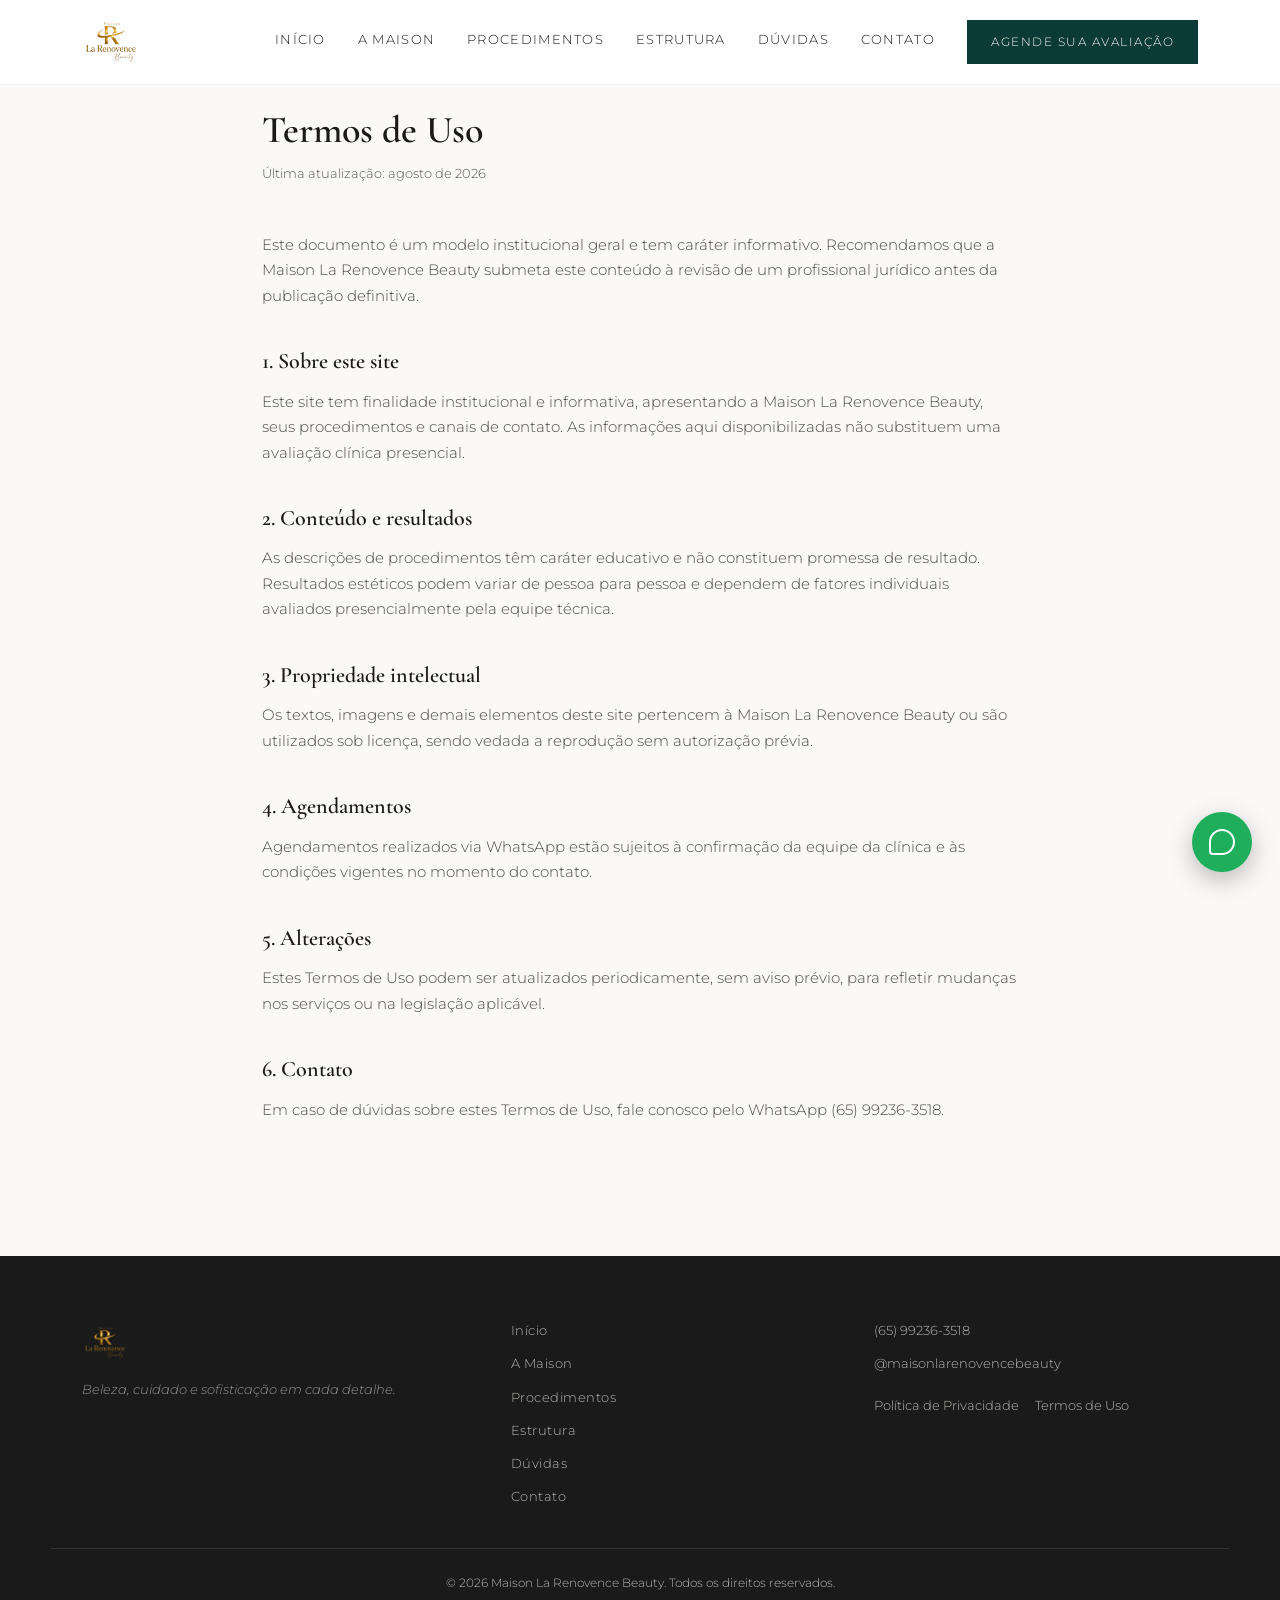
<file: termos-de-uso.html>
<!DOCTYPE html>
<html lang="pt-BR">
<head>
<meta charset="UTF-8">
<meta name="viewport" content="width=device-width, initial-scale=1.0">
<title>Termos de Uso | Maison La Renovence Beauty</title>
<meta name="description" content="Termos de Uso do site institucional da Maison La Renovence Beauty.">
<meta name="robots" content="noindex, follow">
<link rel="canonical" href="https://www.maisonlarenovencebeauty.com.br/termos-de-uso.html">
<link rel="icon" type="image/png" sizes="32x32" href="images/logo/favicon-32.png">
<link rel="apple-touch-icon" sizes="192x192" href="images/logo/favicon-192.png">
<link rel="preload" href="https://fonts.googleapis.com/css2?family=Cormorant+Garamond:ital,wght@0,500;0,600;0,700;1,500&family=Montserrat:wght@300;400;500;600&display=swap" as="style" onload="this.onload=null;this.rel='stylesheet'">
<noscript><link href="https://fonts.googleapis.com/css2?family=Cormorant+Garamond:ital,wght@0,500;0,600;0,700;1,500&family=Montserrat:wght@300;400;500;600&display=swap" rel="stylesheet"></noscript>
<link rel="stylesheet" href="css/style.css">
</head>
<body>

<a href="#main-content" class="skip-link">Pular para o conteúdo</a>

<header class="site-header" id="siteHeader">
  <div class="container header-inner">
    <a href="index.html#inicio" class="logo"><img src="images/logo/logo-maison-la-renovence-beauty.png" alt="Maison La Renovence Beauty" class="logo-img"></a>
    <nav class="main-nav" id="mainNav" aria-label="Navegação principal">
      <a href="index.html#inicio" class="nav-link">Início</a>
      <a href="index.html#a-maison" class="nav-link">A Maison</a>
      <a href="index.html#procedimentos" class="nav-link">Procedimentos</a>
      <a href="index.html#estrutura" class="nav-link">Estrutura</a>
      <a href="index.html#duvidas" class="nav-link">Dúvidas</a>
      <a href="index.html#contato" class="nav-link">Contato</a>
      <a href="https://wa.me/5565992363518?text=Ol%C3%A1!%20Conheci%20a%20Maison%20La%20Renovence%20Beauty%20pelo%20site%20e%20gostaria%20de%20saber%20mais%20sobre%20os%20procedimentos%20e%20agendar%20uma%20avalia%C3%A7%C3%A3o." target="_blank" rel="noopener" class="nav-cta">Agende sua avaliação</a>
    </nav>
    <button class="nav-toggle" id="navToggle" aria-label="Abrir menu" aria-expanded="false">
      <span></span><span></span><span></span>
    </button>
  </div>
</header>

<main id="main-content">
  <section class="legal-page">
    <div class="container">
      <h1>Termos de Uso</h1>
      <p class="updated-at">Última atualização: agosto de 2026</p>

      <p>Este documento é um modelo institucional geral e tem caráter informativo. Recomendamos que a Maison La Renovence Beauty submeta este conteúdo à revisão de um profissional jurídico antes da publicação definitiva.</p>

      <h2>1. Sobre este site</h2>
      <p>Este site tem finalidade institucional e informativa, apresentando a Maison La Renovence Beauty, seus procedimentos e canais de contato. As informações aqui disponibilizadas não substituem uma avaliação clínica presencial.</p>

      <h2>2. Conteúdo e resultados</h2>
      <p>As descrições de procedimentos têm caráter educativo e não constituem promessa de resultado. Resultados estéticos podem variar de pessoa para pessoa e dependem de fatores individuais avaliados presencialmente pela equipe técnica.</p>

      <h2>3. Propriedade intelectual</h2>
      <p>Os textos, imagens e demais elementos deste site pertencem à Maison La Renovence Beauty ou são utilizados sob licença, sendo vedada a reprodução sem autorização prévia.</p>

      <h2>4. Agendamentos</h2>
      <p>Agendamentos realizados via WhatsApp estão sujeitos à confirmação da equipe da clínica e às condições vigentes no momento do contato.</p>

      <h2>5. Alterações</h2>
      <p>Estes Termos de Uso podem ser atualizados periodicamente, sem aviso prévio, para refletir mudanças nos serviços ou na legislação aplicável.</p>

      <h2>6. Contato</h2>
      <p>Em caso de dúvidas sobre estes Termos de Uso, fale conosco pelo WhatsApp <a href="https://wa.me/5565992363518" target="_blank" rel="noopener">(65) 99236-3518</a>.</p>
    </div>
  </section>
</main>

<footer class="site-footer">
  <div class="container footer-inner">
    <div class="footer-brand">
      <a href="index.html#inicio" class="logo footer-logo"><img src="images/logo/logo-maison-la-renovence-beauty.png" alt="Maison La Renovence Beauty" class="logo-img"></a>
      <p class="footer-tagline">Beleza, cuidado e sofisticação em cada detalhe.</p>
    </div>
    <nav class="footer-nav" aria-label="Menu rápido">
      <a href="index.html#inicio">Início</a>
      <a href="index.html#a-maison">A Maison</a>
      <a href="index.html#procedimentos">Procedimentos</a>
      <a href="index.html#estrutura">Estrutura</a>
      <a href="index.html#duvidas">Dúvidas</a>
      <a href="index.html#contato">Contato</a>
    </nav>
    <div class="footer-contact">
      <p><a href="https://wa.me/5565992363518" target="_blank" rel="noopener">(65) 99236-3518</a></p>
      <p><a href="https://www.instagram.com/maisonlarenovencebeauty/" target="_blank" rel="noopener">@maisonlarenovencebeauty</a></p>
      <p class="footer-legal-links">
        <a href="politica-de-privacidade.html">Política de Privacidade</a>
        <a href="termos-de-uso.html">Termos de Uso</a>
      </p>
    </div>
  </div>
  <p class="footer-copy">&copy; <span id="year"></span> Maison La Renovence Beauty. Todos os direitos reservados.</p>
</footer>

<a href="https://wa.me/5565992363518?text=Ol%C3%A1!%20Conheci%20a%20Maison%20La%20Renovence%20Beauty%20pelo%20site%20e%20gostaria%20de%20saber%20mais%20sobre%20os%20procedimentos%20e%20agendar%20uma%20avalia%C3%A7%C3%A3o." target="_blank" rel="noopener" class="whatsapp-float" aria-label="Fale conosco pelo WhatsApp">
  <span class="whatsapp-icon"></span>
</a>

<script src="js/script.js"></script>
</body>
</html>
</file>
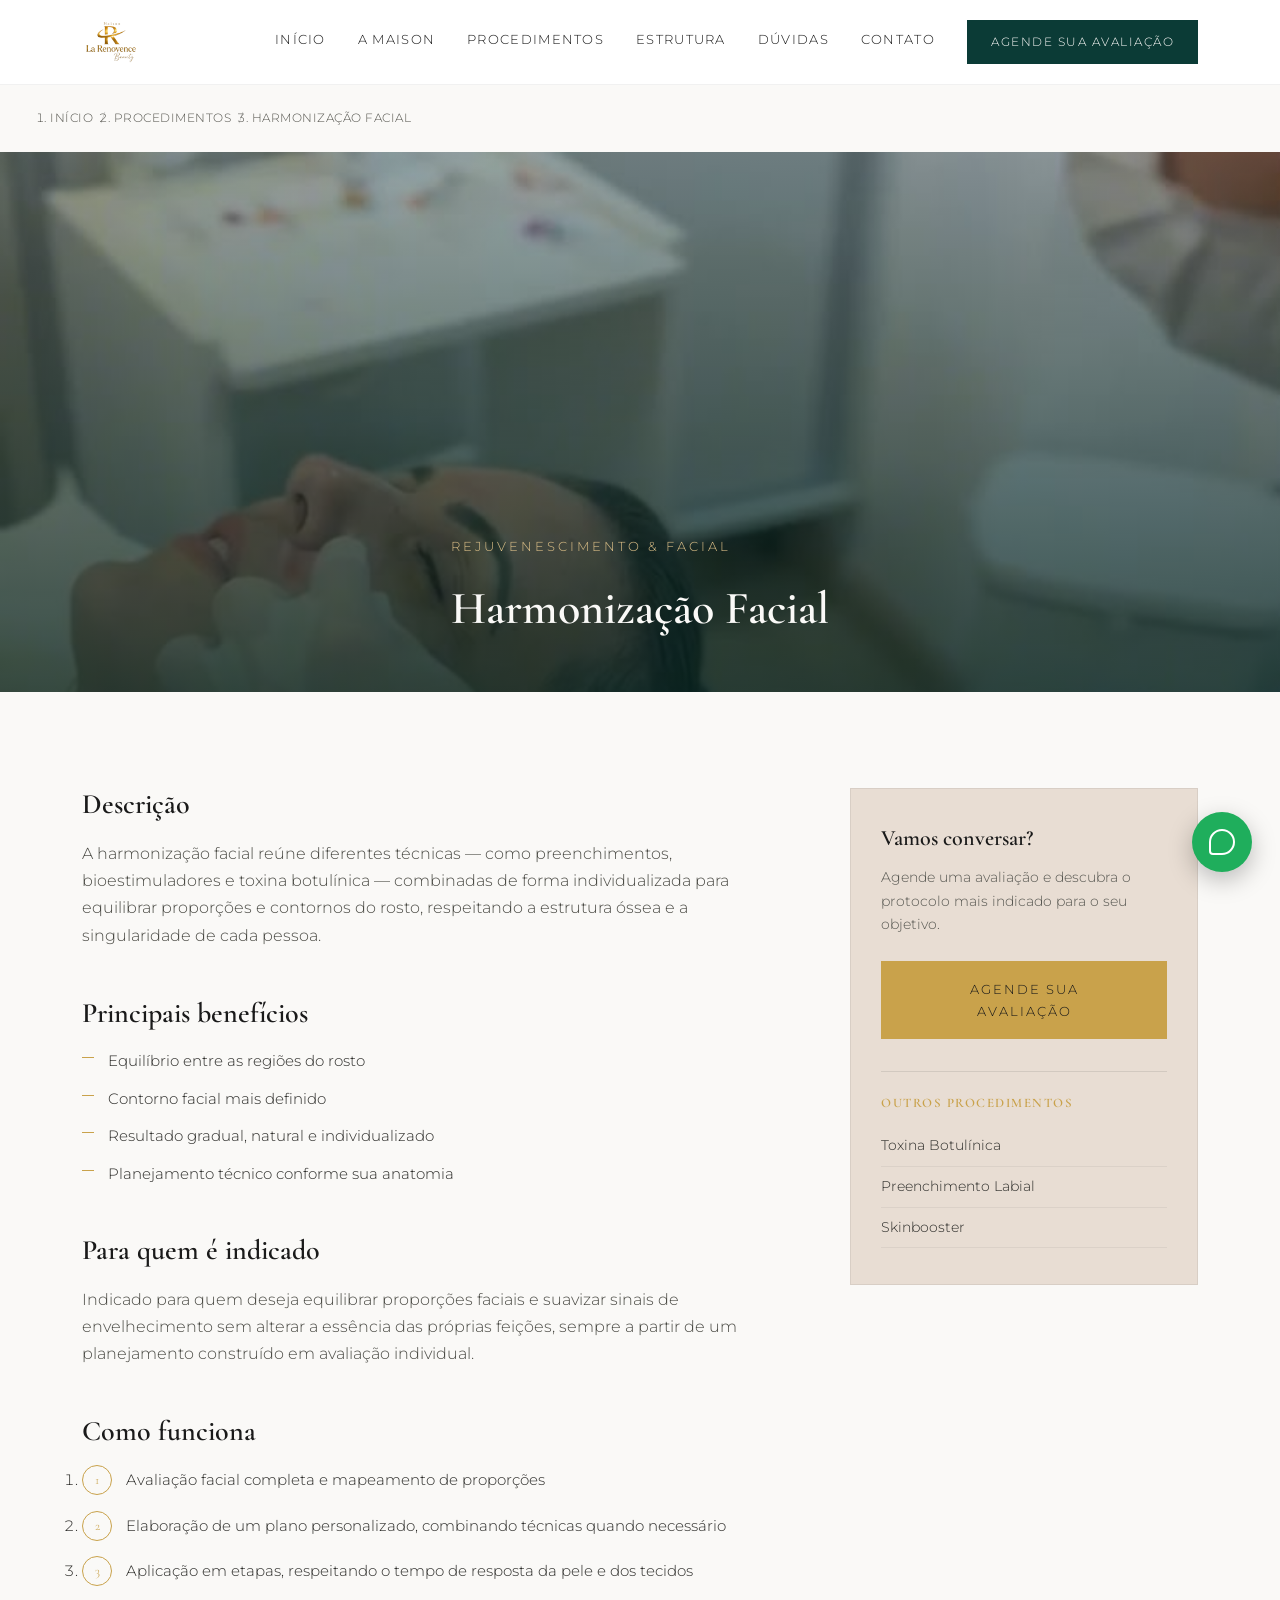
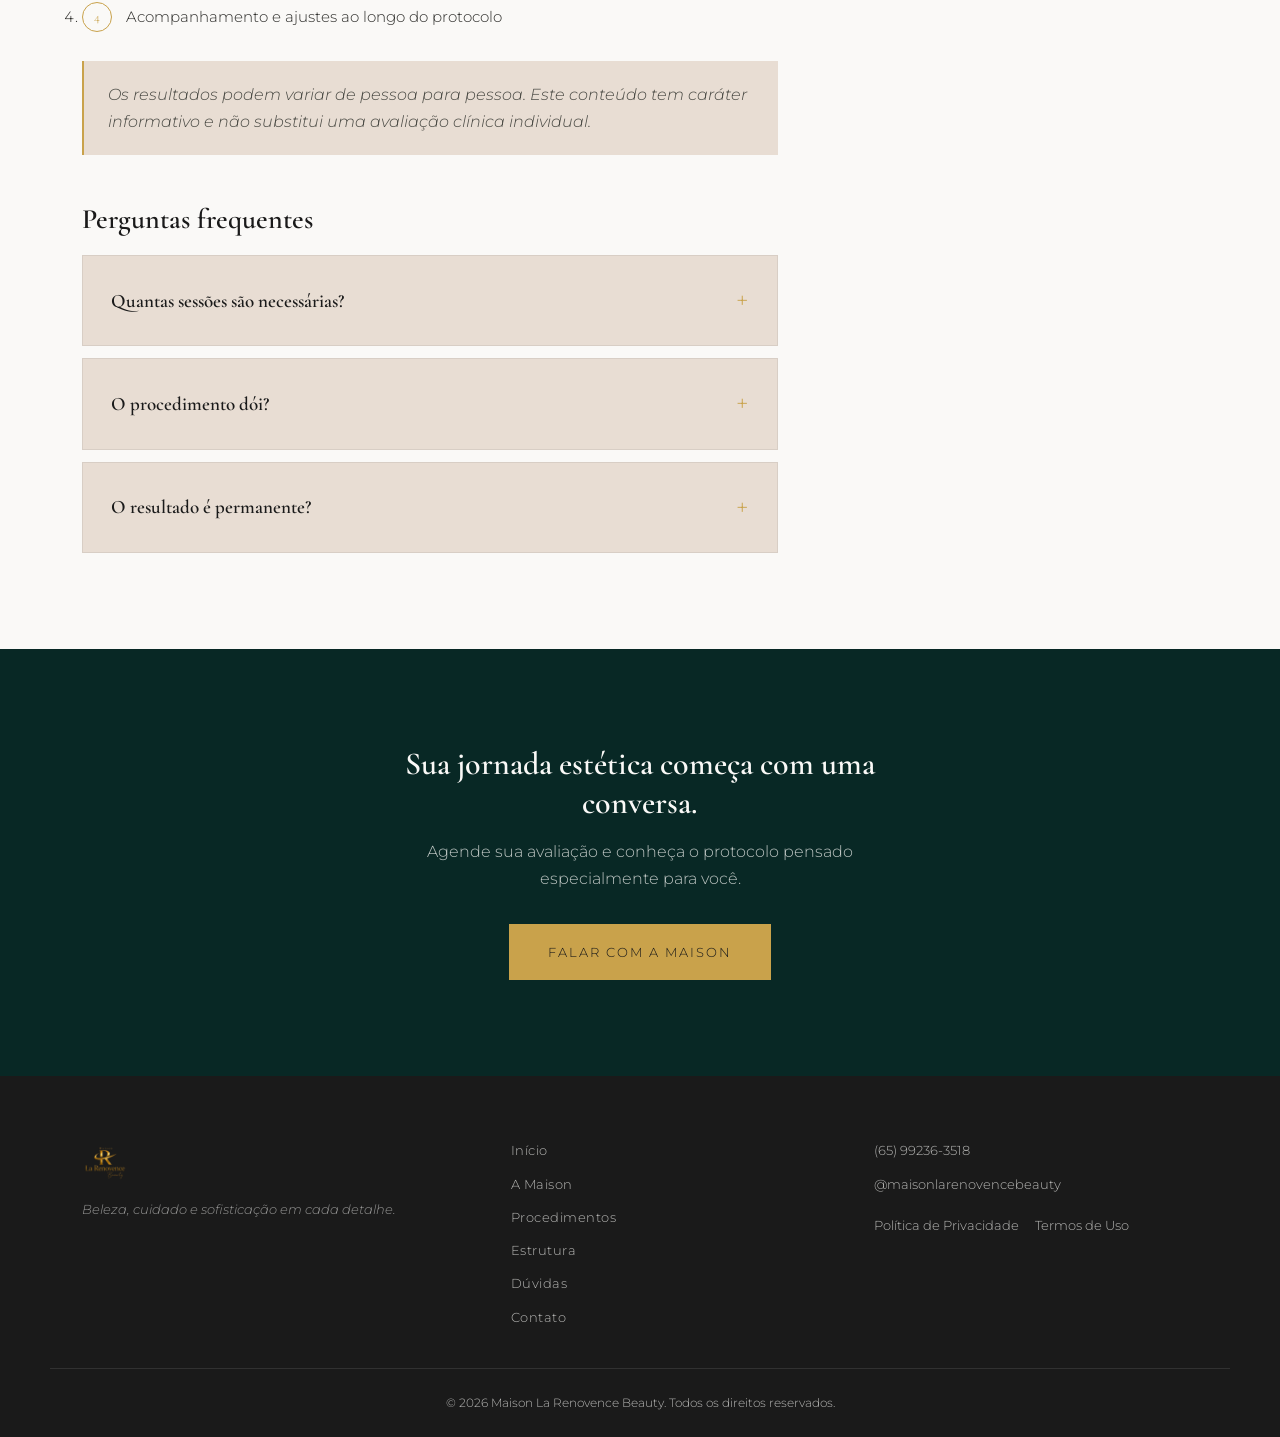
<file: procedimentos/harmonizacao-facial.html>
<!DOCTYPE html>
<html lang="pt-BR">
<head>
<meta charset="UTF-8">
<meta name="viewport" content="width=device-width, initial-scale=1.0">
<title>Harmonização Facial | Maison La Renovence Beauty</title>
<meta name="description" content="Harmonização facial na Maison La Renovence Beauty: equilíbrio de proporções e contornos com técnica personalizada para cada estrutura óssea.">
<link rel="canonical" href="https://www.maisonlarenovencebeauty.com.br/procedimentos/harmonizacao-facial.html">
<link rel="icon" type="image/png" sizes="32x32" href="../images/logo/favicon-32.png">
<link rel="apple-touch-icon" sizes="192x192" href="../images/logo/favicon-192.png">
<meta property="og:type" content="website">
<meta property="og:locale" content="pt_BR">
<meta property="og:title" content="Harmonização Facial | Maison La Renovence Beauty">
<meta property="og:description" content="Equilíbrio de proporções e contornos com técnica personalizada para cada estrutura óssea.">
<meta property="og:image" content="../images/procedimentos/harmonizacao-facial.jpg">
<link rel="preload" href="https://fonts.googleapis.com/css2?family=Cormorant+Garamond:ital,wght@0,500;0,600;0,700;1,500&family=Montserrat:wght@300;400;500;600&display=swap" as="style" onload="this.onload=null;this.rel='stylesheet'">
<noscript><link href="https://fonts.googleapis.com/css2?family=Cormorant+Garamond:ital,wght@0,500;0,600;0,700;1,500&family=Montserrat:wght@300;400;500;600&display=swap" rel="stylesheet"></noscript>
<link rel="stylesheet" href="../css/style.css">
<script type="application/ld+json">
{
  "@context": "https://schema.org",
  "@type": "FAQPage",
  "mainEntity": [
    {"@type": "Question", "name": "Quantas sessões são necessárias?", "acceptedAnswer": {"@type": "Answer", "text": "O número de sessões depende do plano definido na avaliação, que pode combinar diferentes técnicas conforme o objetivo."}},
    {"@type": "Question", "name": "O procedimento dói?", "acceptedAnswer": {"@type": "Answer", "text": "Utilizamos técnicas com anestésicos tópicos quando indicado, o que reduz significativamente o desconforto durante a aplicação."}},
    {"@type": "Question", "name": "O resultado é permanente?", "acceptedAnswer": {"@type": "Answer", "text": "Não. Os efeitos são temporários e sua duração varia conforme a técnica utilizada e as características individuais de cada pessoa."}}
  ]
}
</script>
</head>
<body>

<a href="#main-content" class="skip-link">Pular para o conteúdo</a>

<header class="site-header" id="siteHeader">
  <div class="container header-inner">
    <a href="../index.html#inicio" class="logo"><img src="../images/logo/logo-maison-la-renovence-beauty.png" alt="Maison La Renovence Beauty" class="logo-img"></a>
    <nav class="main-nav" id="mainNav" aria-label="Navegação principal">
      <a href="../index.html#inicio" class="nav-link">Início</a>
      <a href="../index.html#a-maison" class="nav-link">A Maison</a>
      <a href="../index.html#procedimentos" class="nav-link">Procedimentos</a>
      <a href="../index.html#estrutura" class="nav-link">Estrutura</a>
      <a href="../index.html#duvidas" class="nav-link">Dúvidas</a>
      <a href="../index.html#contato" class="nav-link">Contato</a>
      <a href="https://wa.me/5565992363518?text=Ol%C3%A1!%20Conheci%20a%20Maison%20La%20Renovence%20Beauty%20pelo%20site%20e%20gostaria%20de%20saber%20mais%20sobre%20os%20procedimentos%20e%20agendar%20uma%20avalia%C3%A7%C3%A3o." target="_blank" rel="noopener" class="nav-cta">Agende sua avaliação</a>
    </nav>
    <button class="nav-toggle" id="navToggle" aria-label="Abrir menu" aria-expanded="false">
      <span></span><span></span><span></span>
    </button>
  </div>
</header>

<main id="main-content">
  <div class="breadcrumb container">
    <ol>
      <li><a href="../index.html#inicio">Início</a></li>
      <li><a href="../index.html#procedimentos">Procedimentos</a></li>
      <li>Harmonização Facial</li>
    </ol>
  </div>

  <section class="procedure-hero">
    <img src="../images/procedimentos/harmonizacao-facial.jpg" alt="Procedimento de harmonização facial em clínica de estética">
    <div class="procedure-hero-overlay"></div>
    <div class="container procedure-hero-content">
      <p class="eyebrow">Rejuvenescimento &amp; Facial</p>
      <h1>Harmonização Facial</h1>
    </div>
  </section>

  <section class="procedure-body">
    <div class="container procedure-layout">
      <div class="procedure-main">
        <h2>Descrição</h2>
        <p>A harmonização facial reúne diferentes técnicas — como preenchimentos, bioestimuladores e toxina botulínica — combinadas de forma individualizada para equilibrar proporções e contornos do rosto, respeitando a estrutura óssea e a singularidade de cada pessoa.</p>

        <h2>Principais benefícios</h2>
        <ul class="procedure-list">
          <li>Equilíbrio entre as regiões do rosto</li>
          <li>Contorno facial mais definido</li>
          <li>Resultado gradual, natural e individualizado</li>
          <li>Planejamento técnico conforme sua anatomia</li>
        </ul>

        <h2>Para quem é indicado</h2>
        <p>Indicado para quem deseja equilibrar proporções faciais e suavizar sinais de envelhecimento sem alterar a essência das próprias feições, sempre a partir de um planejamento construído em avaliação individual.</p>

        <h2>Como funciona</h2>
        <ol class="procedure-steps">
          <li>Avaliação facial completa e mapeamento de proporções</li>
          <li>Elaboração de um plano personalizado, combinando técnicas quando necessário</li>
          <li>Aplicação em etapas, respeitando o tempo de resposta da pele e dos tecidos</li>
          <li>Acompanhamento e ajustes ao longo do protocolo</li>
        </ol>

        <p class="procedure-note">Os resultados podem variar de pessoa para pessoa. Este conteúdo tem caráter informativo e não substitui uma avaliação clínica individual.</p>

        <h2>Perguntas frequentes</h2>
        <div class="accordion procedure-faq">
          <details class="accordion-item">
            <summary>Quantas sessões são necessárias?</summary>
            <div class="accordion-content"><p>O número de sessões depende do plano definido na avaliação, que pode combinar diferentes técnicas conforme o objetivo.</p></div>
          </details>
          <details class="accordion-item">
            <summary>O procedimento dói?</summary>
            <div class="accordion-content"><p>Utilizamos técnicas com anestésicos tópicos quando indicado, o que reduz significativamente o desconforto durante a aplicação.</p></div>
          </details>
          <details class="accordion-item">
            <summary>O resultado é permanente?</summary>
            <div class="accordion-content"><p>Não. Os efeitos são temporários e sua duração varia conforme a técnica utilizada e as características individuais de cada pessoa.</p></div>
          </details>
        </div>
      </div>

      <aside class="procedure-sidebar">
        <h3>Vamos conversar?</h3>
        <p>Agende uma avaliação e descubra o protocolo mais indicado para o seu objetivo.</p>
        <a href="https://wa.me/5565992363518?text=Ol%C3%A1!%20Conheci%20a%20Maison%20La%20Renovence%20Beauty%20pelo%20site%20e%20gostaria%20de%20saber%20mais%20sobre%20os%20procedimentos%20e%20agendar%20uma%20avalia%C3%A7%C3%A3o." target="_blank" rel="noopener" class="btn btn-gold">Agende sua avaliação</a>

        <div class="procedure-related">
          <h4>Outros procedimentos</h4>
          <a href="toxina-botulinica.html">Toxina Botulínica</a>
          <a href="preenchimento-labial.html">Preenchimento Labial</a>
          <a href="skinbooster.html">Skinbooster</a>
        </div>
      </aside>
    </div>
  </section>

  <section class="procedure-cta">
    <div class="container">
      <h2>Sua jornada estética começa com uma conversa.</h2>
      <p>Agende sua avaliação e conheça o protocolo pensado especialmente para você.</p>
      <a href="https://wa.me/5565992363518?text=Ol%C3%A1!%20Conheci%20a%20Maison%20La%20Renovence%20Beauty%20pelo%20site%20e%20gostaria%20de%20saber%20mais%20sobre%20os%20procedimentos%20e%20agendar%20uma%20avalia%C3%A7%C3%A3o." target="_blank" rel="noopener" class="btn btn-gold">Falar com a Maison</a>
    </div>
  </section>
</main>

<footer class="site-footer">
  <div class="container footer-inner">
    <div class="footer-brand">
      <a href="../index.html#inicio" class="logo footer-logo"><img src="../images/logo/logo-maison-la-renovence-beauty.png" alt="Maison La Renovence Beauty" class="logo-img"></a>
      <p class="footer-tagline">Beleza, cuidado e sofisticação em cada detalhe.</p>
    </div>
    <nav class="footer-nav" aria-label="Menu rápido">
      <a href="../index.html#inicio">Início</a>
      <a href="../index.html#a-maison">A Maison</a>
      <a href="../index.html#procedimentos">Procedimentos</a>
      <a href="../index.html#estrutura">Estrutura</a>
      <a href="../index.html#duvidas">Dúvidas</a>
      <a href="../index.html#contato">Contato</a>
    </nav>
    <div class="footer-contact">
      <p><a href="https://wa.me/5565992363518" target="_blank" rel="noopener">(65) 99236-3518</a></p>
      <p><a href="https://www.instagram.com/maisonlarenovencebeauty/" target="_blank" rel="noopener">@maisonlarenovencebeauty</a></p>
      <p class="footer-legal-links">
        <a href="../politica-de-privacidade.html">Política de Privacidade</a>
        <a href="../termos-de-uso.html">Termos de Uso</a>
      </p>
    </div>
  </div>
  <p class="footer-copy">&copy; <span id="year"></span> Maison La Renovence Beauty. Todos os direitos reservados.</p>
</footer>

<a href="https://wa.me/5565992363518?text=Ol%C3%A1!%20Conheci%20a%20Maison%20La%20Renovence%20Beauty%20pelo%20site%20e%20gostaria%20de%20saber%20mais%20sobre%20os%20procedimentos%20e%20agendar%20uma%20avalia%C3%A7%C3%A3o." target="_blank" rel="noopener" class="whatsapp-float" aria-label="Fale conosco pelo WhatsApp">
  <span class="whatsapp-icon"></span>
</a>

<script src="../js/script.js"></script>
</body>
</html>
</file>
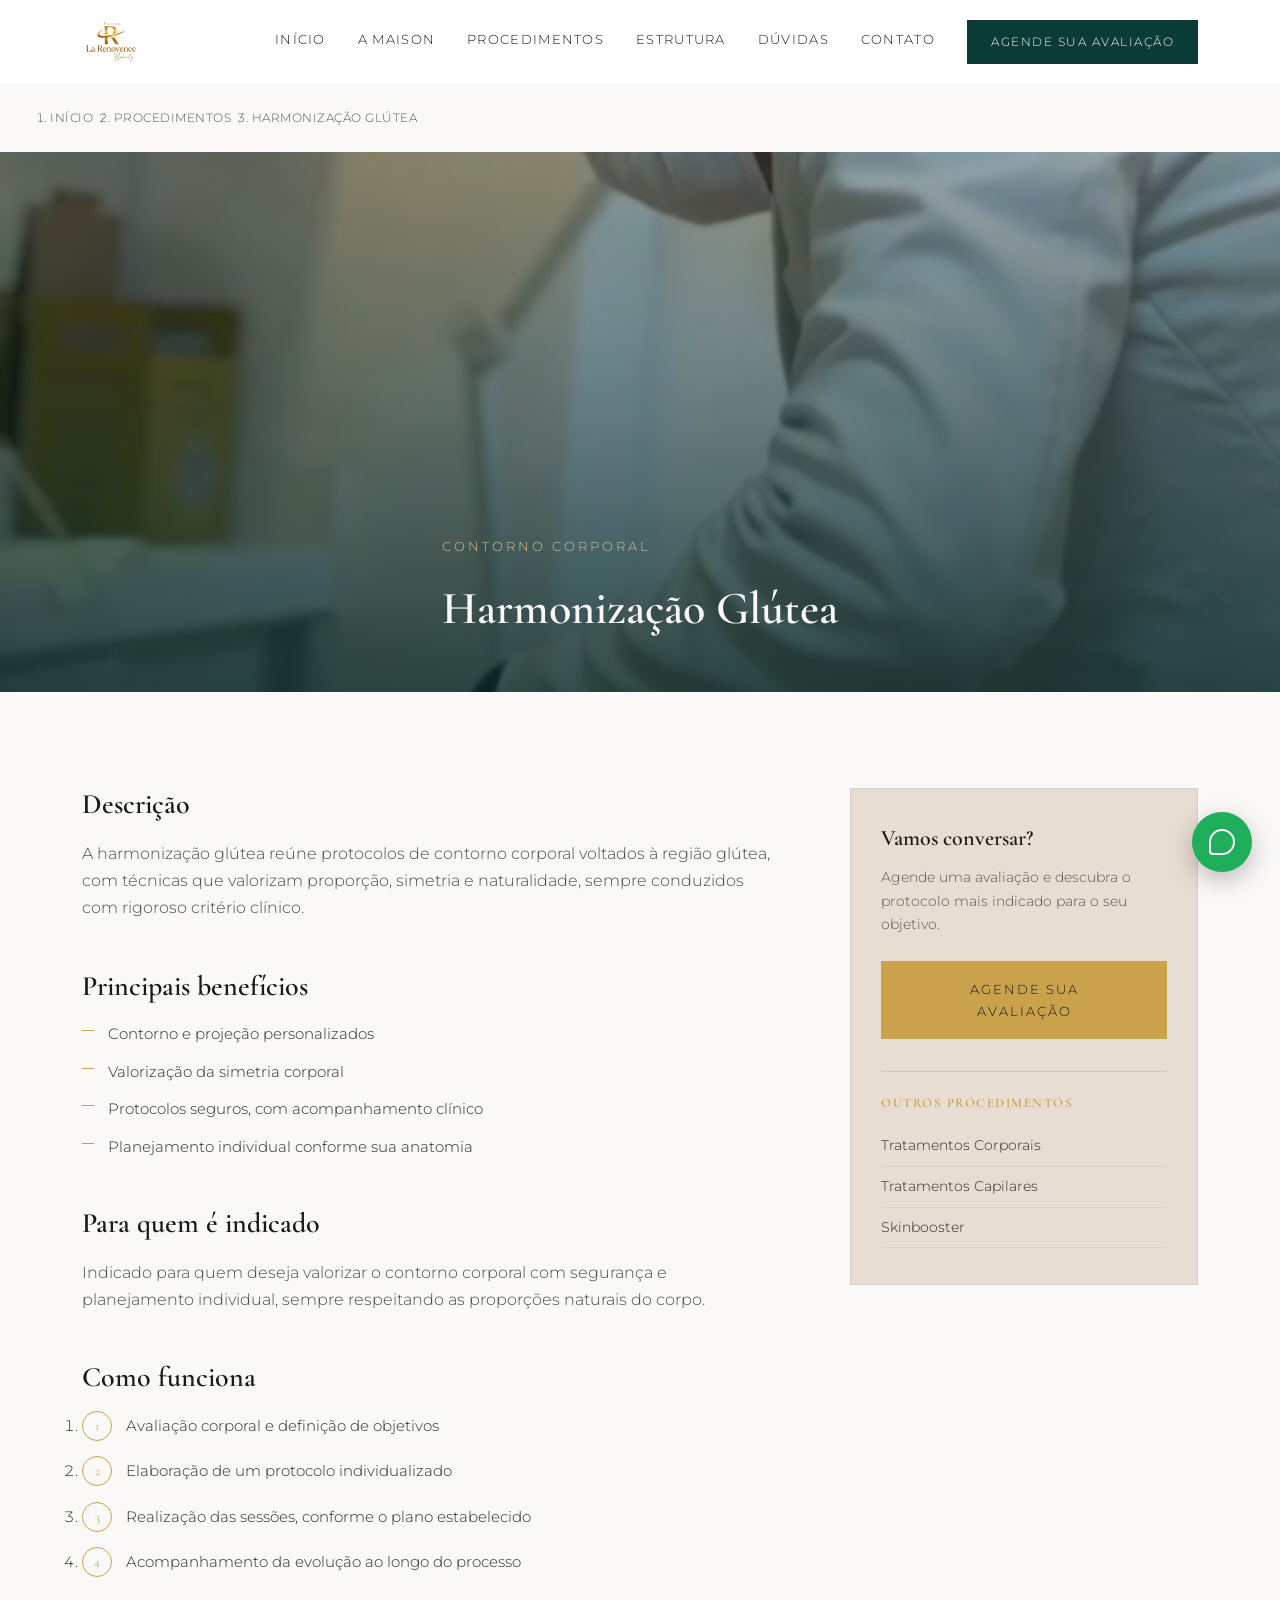
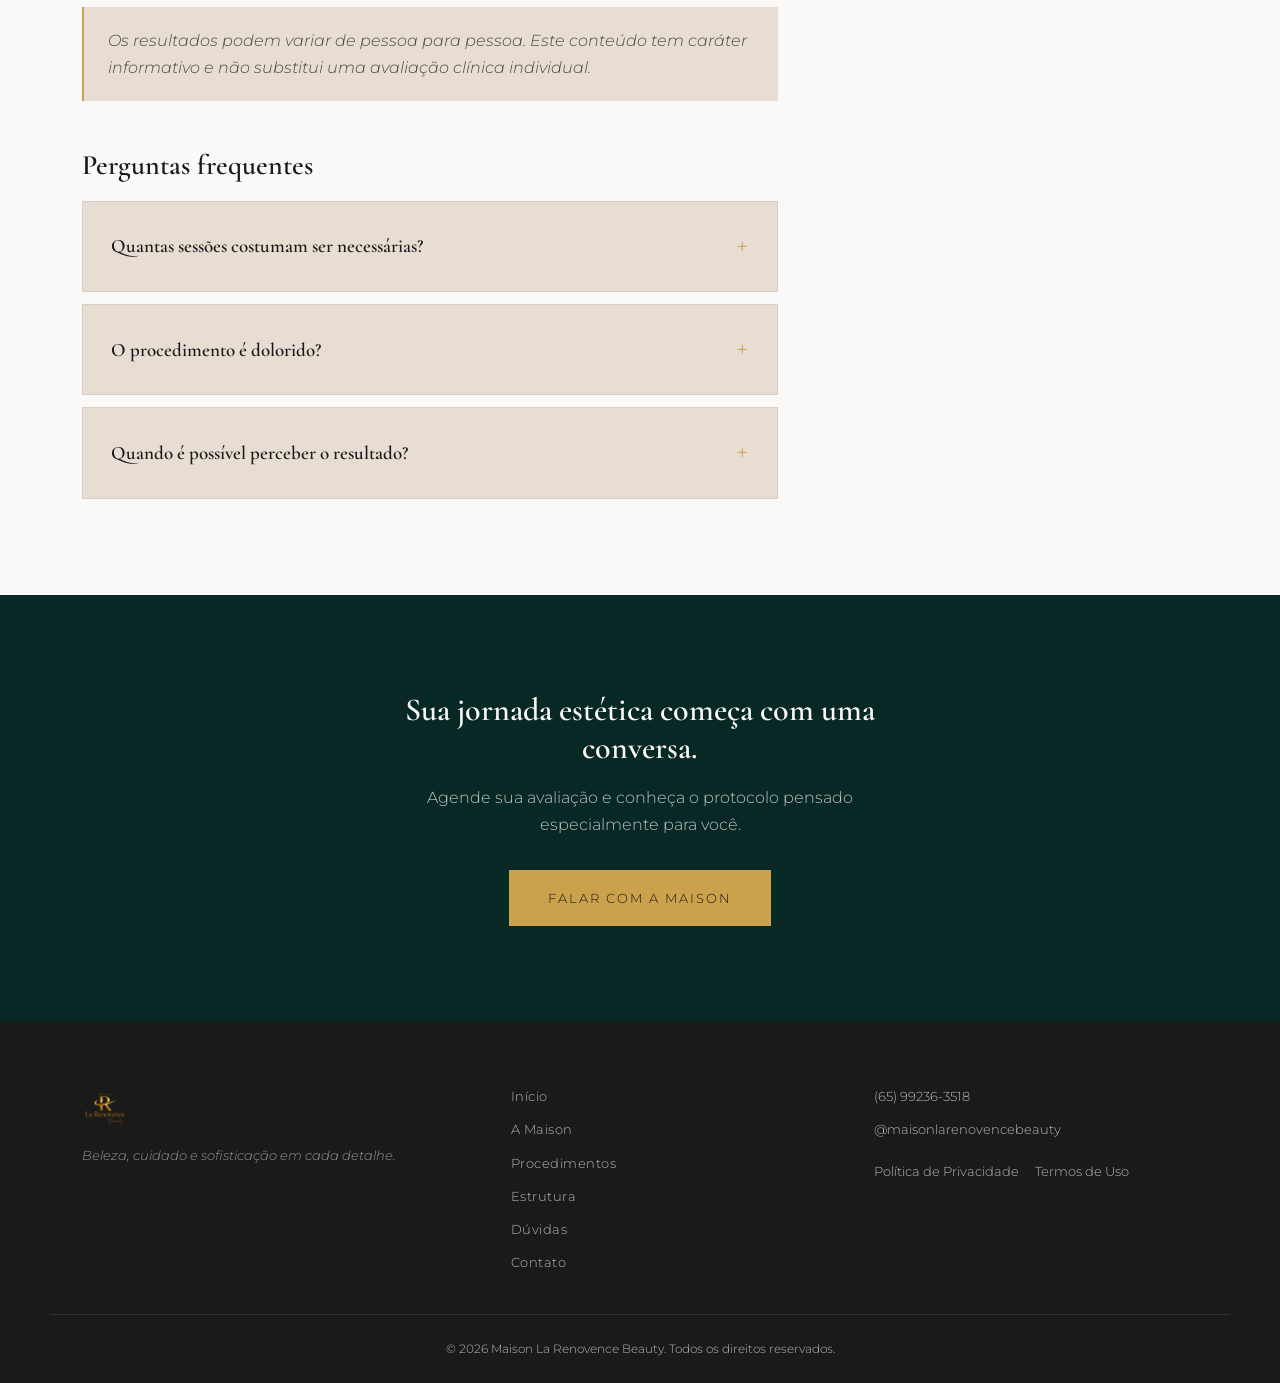
<file: procedimentos/harmonizacao-glutea.html>
<!DOCTYPE html>
<html lang="pt-BR">
<head>
<meta charset="UTF-8">
<meta name="viewport" content="width=device-width, initial-scale=1.0">
<title>Harmonização Glútea | Maison La Renovence Beauty</title>
<meta name="description" content="Harmonização glútea na Maison La Renovence Beauty: contorno e projeção personalizados, com protocolos seguros e resultado harmônico.">
<link rel="canonical" href="https://www.maisonlarenovencebeauty.com.br/procedimentos/harmonizacao-glutea.html">
<link rel="icon" type="image/png" sizes="32x32" href="../images/logo/favicon-32.png">
<link rel="apple-touch-icon" sizes="192x192" href="../images/logo/favicon-192.png">
<meta property="og:type" content="website">
<meta property="og:locale" content="pt_BR">
<meta property="og:title" content="Harmonização Glútea | Maison La Renovence Beauty">
<meta property="og:description" content="Contorno e projeção personalizados, com protocolos seguros e resultado harmônico.">
<meta property="og:image" content="../images/procedimentos/harmonizacao-glutea.jpg">
<link rel="preload" href="https://fonts.googleapis.com/css2?family=Cormorant+Garamond:ital,wght@0,500;0,600;0,700;1,500&family=Montserrat:wght@300;400;500;600&display=swap" as="style" onload="this.onload=null;this.rel='stylesheet'">
<noscript><link href="https://fonts.googleapis.com/css2?family=Cormorant+Garamond:ital,wght@0,500;0,600;0,700;1,500&family=Montserrat:wght@300;400;500;600&display=swap" rel="stylesheet"></noscript>
<link rel="stylesheet" href="../css/style.css">
<script type="application/ld+json">
{
  "@context": "https://schema.org",
  "@type": "FAQPage",
  "mainEntity": [
    {"@type": "Question", "name": "Quantas sessões costumam ser necessárias?", "acceptedAnswer": {"@type": "Answer", "text": "O número de sessões é definido individualmente na avaliação, considerando seus objetivos e a técnica indicada."}},
    {"@type": "Question", "name": "O procedimento é dolorido?", "acceptedAnswer": {"@type": "Answer", "text": "Utilizamos protocolos com conforto controlado; o nível de sensibilidade varia de pessoa para pessoa."}},
    {"@type": "Question", "name": "Quando é possível perceber o resultado?", "acceptedAnswer": {"@type": "Answer", "text": "A evolução é gradual e acompanhada ao longo das sessões, sempre conforme a resposta individual de cada organismo."}}
  ]
}
</script>
</head>
<body>

<a href="#main-content" class="skip-link">Pular para o conteúdo</a>

<header class="site-header" id="siteHeader">
  <div class="container header-inner">
    <a href="../index.html#inicio" class="logo"><img src="../images/logo/logo-maison-la-renovence-beauty.png" alt="Maison La Renovence Beauty" class="logo-img"></a>
    <nav class="main-nav" id="mainNav" aria-label="Navegação principal">
      <a href="../index.html#inicio" class="nav-link">Início</a>
      <a href="../index.html#a-maison" class="nav-link">A Maison</a>
      <a href="../index.html#procedimentos" class="nav-link">Procedimentos</a>
      <a href="../index.html#estrutura" class="nav-link">Estrutura</a>
      <a href="../index.html#duvidas" class="nav-link">Dúvidas</a>
      <a href="../index.html#contato" class="nav-link">Contato</a>
      <a href="https://wa.me/5565992363518?text=Ol%C3%A1!%20Conheci%20a%20Maison%20La%20Renovence%20Beauty%20pelo%20site%20e%20gostaria%20de%20saber%20mais%20sobre%20os%20procedimentos%20e%20agendar%20uma%20avalia%C3%A7%C3%A3o." target="_blank" rel="noopener" class="nav-cta">Agende sua avaliação</a>
    </nav>
    <button class="nav-toggle" id="navToggle" aria-label="Abrir menu" aria-expanded="false">
      <span></span><span></span><span></span>
    </button>
  </div>
</header>

<main id="main-content">
  <div class="breadcrumb container">
    <ol>
      <li><a href="../index.html#inicio">Início</a></li>
      <li><a href="../index.html#procedimentos">Procedimentos</a></li>
      <li>Harmonização Glútea</li>
    </ol>
  </div>

  <section class="procedure-hero">
    <img src="../images/procedimentos/harmonizacao-glutea.jpg" alt="Tecnologia clínica utilizada em procedimento de harmonização glútea">
    <div class="procedure-hero-overlay"></div>
    <div class="container procedure-hero-content">
      <p class="eyebrow">Contorno Corporal</p>
      <h1>Harmonização Glútea</h1>
    </div>
  </section>

  <section class="procedure-body">
    <div class="container procedure-layout">
      <div class="procedure-main">
        <h2>Descrição</h2>
        <p>A harmonização glútea reúne protocolos de contorno corporal voltados à região glútea, com técnicas que valorizam proporção, simetria e naturalidade, sempre conduzidos com rigoroso critério clínico.</p>

        <h2>Principais benefícios</h2>
        <ul class="procedure-list">
          <li>Contorno e projeção personalizados</li>
          <li>Valorização da simetria corporal</li>
          <li>Protocolos seguros, com acompanhamento clínico</li>
          <li>Planejamento individual conforme sua anatomia</li>
        </ul>

        <h2>Para quem é indicado</h2>
        <p>Indicado para quem deseja valorizar o contorno corporal com segurança e planejamento individual, sempre respeitando as proporções naturais do corpo.</p>

        <h2>Como funciona</h2>
        <ol class="procedure-steps">
          <li>Avaliação corporal e definição de objetivos</li>
          <li>Elaboração de um protocolo individualizado</li>
          <li>Realização das sessões, conforme o plano estabelecido</li>
          <li>Acompanhamento da evolução ao longo do processo</li>
        </ol>

        <p class="procedure-note">Os resultados podem variar de pessoa para pessoa. Este conteúdo tem caráter informativo e não substitui uma avaliação clínica individual.</p>

        <h2>Perguntas frequentes</h2>
        <div class="accordion procedure-faq">
          <details class="accordion-item">
            <summary>Quantas sessões costumam ser necessárias?</summary>
            <div class="accordion-content"><p>O número de sessões é definido individualmente na avaliação, considerando seus objetivos e a técnica indicada.</p></div>
          </details>
          <details class="accordion-item">
            <summary>O procedimento é dolorido?</summary>
            <div class="accordion-content"><p>Utilizamos protocolos com conforto controlado; o nível de sensibilidade varia de pessoa para pessoa.</p></div>
          </details>
          <details class="accordion-item">
            <summary>Quando é possível perceber o resultado?</summary>
            <div class="accordion-content"><p>A evolução é gradual e acompanhada ao longo das sessões, sempre conforme a resposta individual de cada organismo.</p></div>
          </details>
        </div>
      </div>

      <aside class="procedure-sidebar">
        <h3>Vamos conversar?</h3>
        <p>Agende uma avaliação e descubra o protocolo mais indicado para o seu objetivo.</p>
        <a href="https://wa.me/5565992363518?text=Ol%C3%A1!%20Conheci%20a%20Maison%20La%20Renovence%20Beauty%20pelo%20site%20e%20gostaria%20de%20saber%20mais%20sobre%20os%20procedimentos%20e%20agendar%20uma%20avalia%C3%A7%C3%A3o." target="_blank" rel="noopener" class="btn btn-gold">Agende sua avaliação</a>

        <div class="procedure-related">
          <h4>Outros procedimentos</h4>
          <a href="tratamentos-corporais.html">Tratamentos Corporais</a>
          <a href="tratamentos-capilares.html">Tratamentos Capilares</a>
          <a href="skinbooster.html">Skinbooster</a>
        </div>
      </aside>
    </div>
  </section>

  <section class="procedure-cta">
    <div class="container">
      <h2>Sua jornada estética começa com uma conversa.</h2>
      <p>Agende sua avaliação e conheça o protocolo pensado especialmente para você.</p>
      <a href="https://wa.me/5565992363518?text=Ol%C3%A1!%20Conheci%20a%20Maison%20La%20Renovence%20Beauty%20pelo%20site%20e%20gostaria%20de%20saber%20mais%20sobre%20os%20procedimentos%20e%20agendar%20uma%20avalia%C3%A7%C3%A3o." target="_blank" rel="noopener" class="btn btn-gold">Falar com a Maison</a>
    </div>
  </section>
</main>

<footer class="site-footer">
  <div class="container footer-inner">
    <div class="footer-brand">
      <a href="../index.html#inicio" class="logo footer-logo"><img src="../images/logo/logo-maison-la-renovence-beauty.png" alt="Maison La Renovence Beauty" class="logo-img"></a>
      <p class="footer-tagline">Beleza, cuidado e sofisticação em cada detalhe.</p>
    </div>
    <nav class="footer-nav" aria-label="Menu rápido">
      <a href="../index.html#inicio">Início</a>
      <a href="../index.html#a-maison">A Maison</a>
      <a href="../index.html#procedimentos">Procedimentos</a>
      <a href="../index.html#estrutura">Estrutura</a>
      <a href="../index.html#duvidas">Dúvidas</a>
      <a href="../index.html#contato">Contato</a>
    </nav>
    <div class="footer-contact">
      <p><a href="https://wa.me/5565992363518" target="_blank" rel="noopener">(65) 99236-3518</a></p>
      <p><a href="https://www.instagram.com/maisonlarenovencebeauty/" target="_blank" rel="noopener">@maisonlarenovencebeauty</a></p>
      <p class="footer-legal-links">
        <a href="../politica-de-privacidade.html">Política de Privacidade</a>
        <a href="../termos-de-uso.html">Termos de Uso</a>
      </p>
    </div>
  </div>
  <p class="footer-copy">&copy; <span id="year"></span> Maison La Renovence Beauty. Todos os direitos reservados.</p>
</footer>

<a href="https://wa.me/5565992363518?text=Ol%C3%A1!%20Conheci%20a%20Maison%20La%20Renovence%20Beauty%20pelo%20site%20e%20gostaria%20de%20saber%20mais%20sobre%20os%20procedimentos%20e%20agendar%20uma%20avalia%C3%A7%C3%A3o." target="_blank" rel="noopener" class="whatsapp-float" aria-label="Fale conosco pelo WhatsApp">
  <span class="whatsapp-icon"></span>
</a>

<script src="../js/script.js"></script>
</body>
</html>
</file>
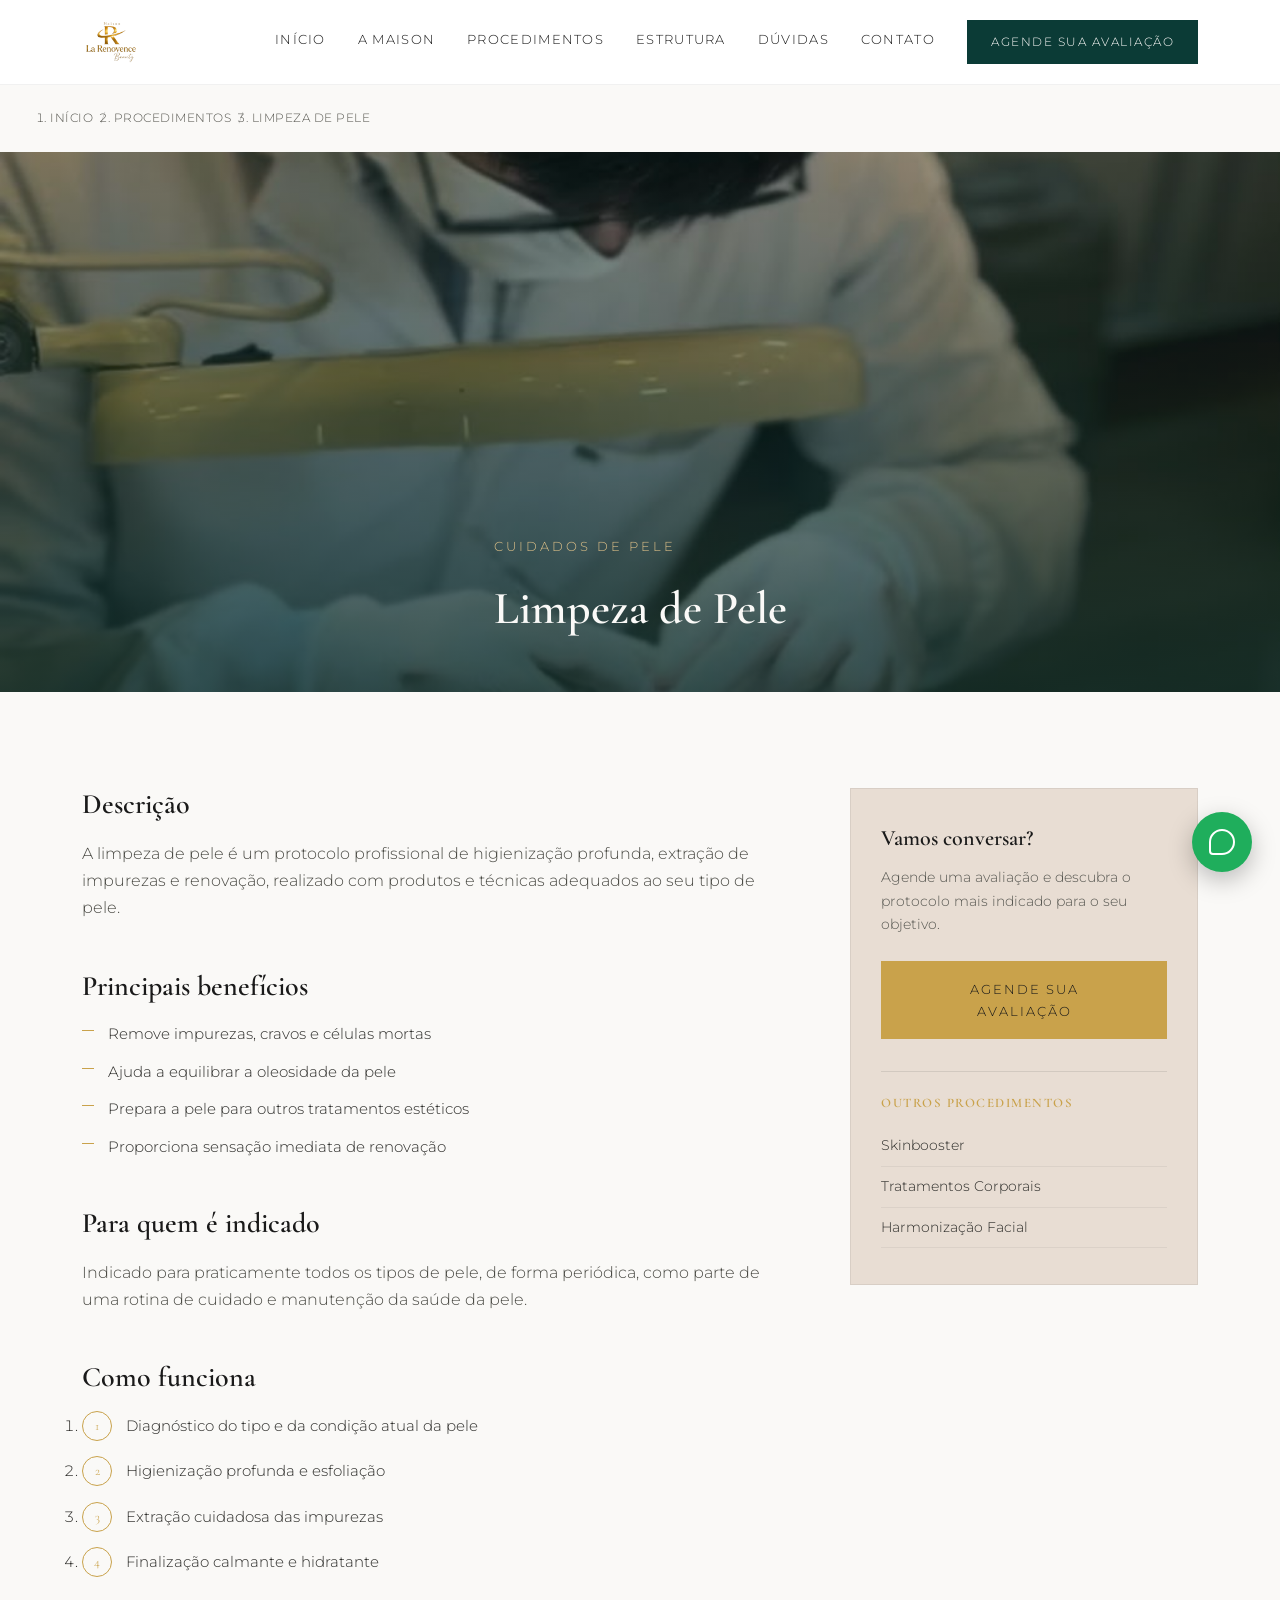
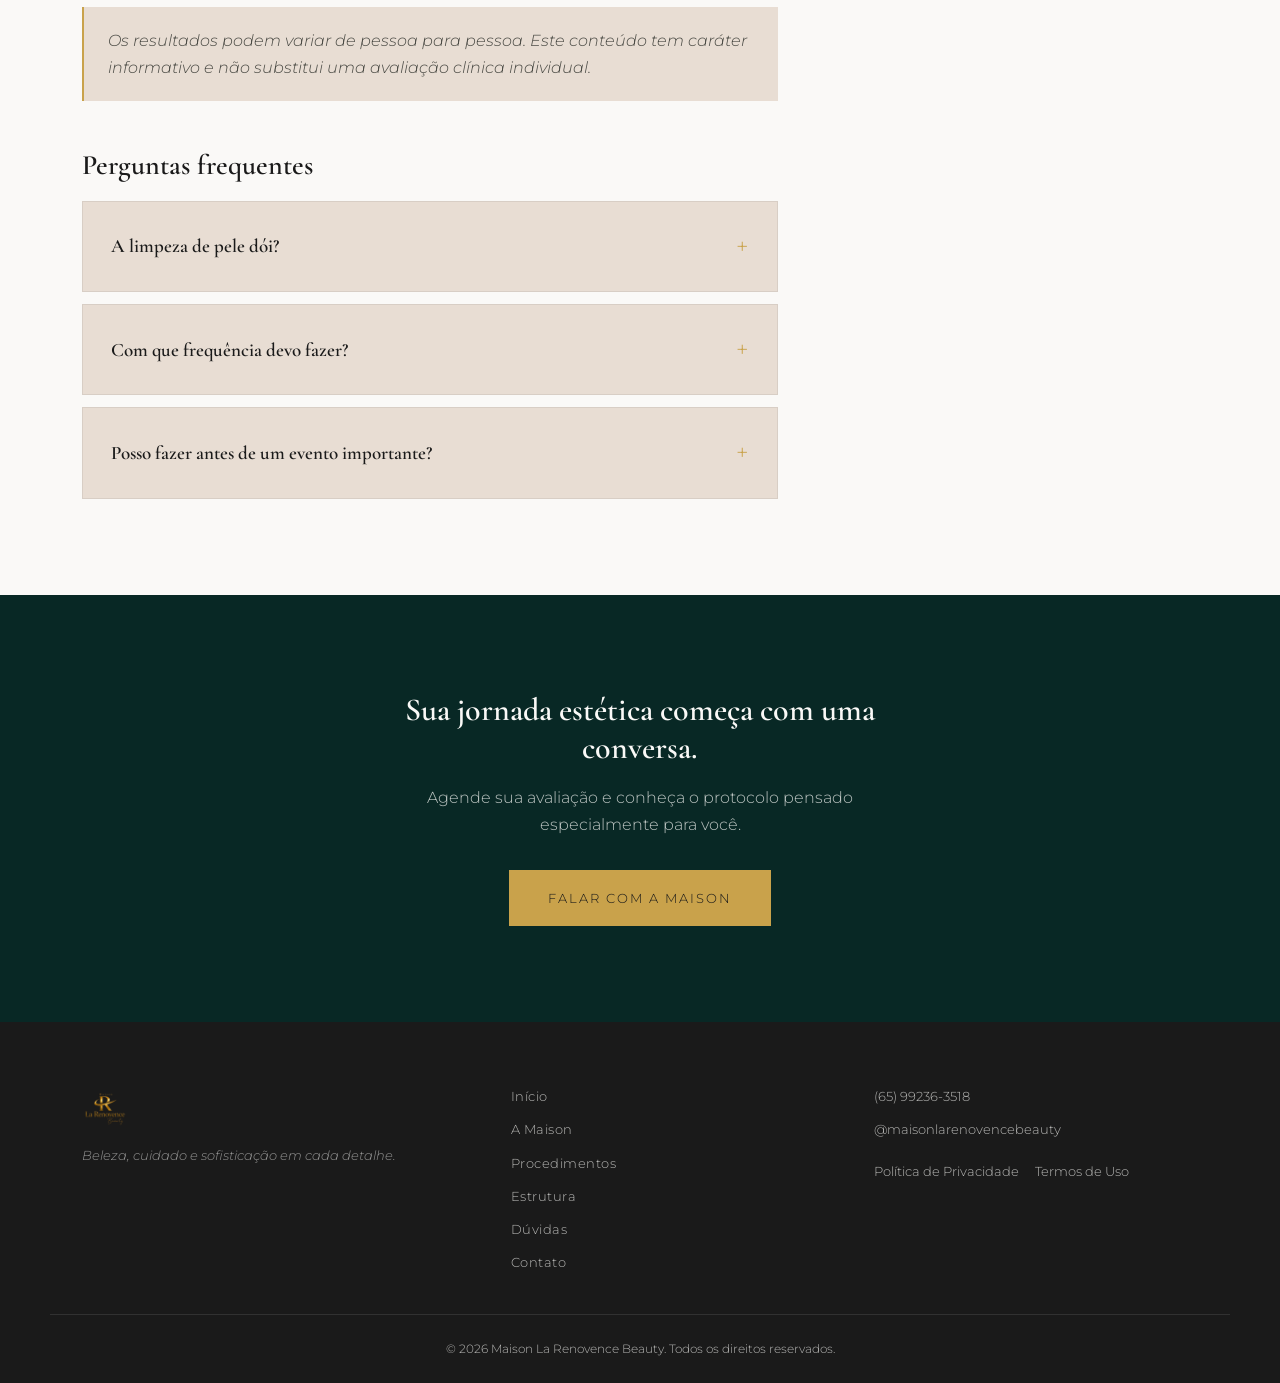
<file: procedimentos/limpeza-de-pele.html>
<!DOCTYPE html>
<html lang="pt-BR">
<head>
<meta charset="UTF-8">
<meta name="viewport" content="width=device-width, initial-scale=1.0">
<title>Limpeza de Pele | Maison La Renovence Beauty</title>
<meta name="description" content="Limpeza de pele profissional na Maison La Renovence Beauty: renovação e equilíbrio da pele com protocolo profissional sob medida.">
<link rel="canonical" href="https://www.maisonlarenovencebeauty.com.br/procedimentos/limpeza-de-pele.html">
<link rel="icon" type="image/png" sizes="32x32" href="../images/logo/favicon-32.png">
<link rel="apple-touch-icon" sizes="192x192" href="../images/logo/favicon-192.png">
<meta property="og:type" content="website">
<meta property="og:locale" content="pt_BR">
<meta property="og:title" content="Limpeza de Pele | Maison La Renovence Beauty">
<meta property="og:description" content="Renovação e equilíbrio da pele com protocolo profissional sob medida.">
<meta property="og:image" content="../images/procedimentos/limpeza-de-pele.jpg">
<link rel="preload" href="https://fonts.googleapis.com/css2?family=Cormorant+Garamond:ital,wght@0,500;0,600;0,700;1,500&family=Montserrat:wght@300;400;500;600&display=swap" as="style" onload="this.onload=null;this.rel='stylesheet'">
<noscript><link href="https://fonts.googleapis.com/css2?family=Cormorant+Garamond:ital,wght@0,500;0,600;0,700;1,500&family=Montserrat:wght@300;400;500;600&display=swap" rel="stylesheet"></noscript>
<link rel="stylesheet" href="../css/style.css">
<script type="application/ld+json">
{
  "@context": "https://schema.org",
  "@type": "FAQPage",
  "mainEntity": [
    {"@type": "Question", "name": "A limpeza de pele dói?", "acceptedAnswer": {"@type": "Answer", "text": "Pode haver leve desconforto durante a etapa de extração, mas o protocolo é conduzido com técnica para minimizar a sensibilidade."}},
    {"@type": "Question", "name": "Com que frequência devo fazer?", "acceptedAnswer": {"@type": "Answer", "text": "A frequência ideal é definida na avaliação, considerando o tipo e a condição da sua pele."}},
    {"@type": "Question", "name": "Posso fazer antes de um evento importante?", "acceptedAnswer": {"@type": "Answer", "text": "Recomendamos realizar a limpeza de pele com alguns dias de antecedência, para que a pele esteja totalmente calma no dia do evento."}}
  ]
}
</script>
</head>
<body>

<a href="#main-content" class="skip-link">Pular para o conteúdo</a>

<header class="site-header" id="siteHeader">
  <div class="container header-inner">
    <a href="../index.html#inicio" class="logo"><img src="../images/logo/logo-maison-la-renovence-beauty.png" alt="Maison La Renovence Beauty" class="logo-img"></a>
    <nav class="main-nav" id="mainNav" aria-label="Navegação principal">
      <a href="../index.html#inicio" class="nav-link">Início</a>
      <a href="../index.html#a-maison" class="nav-link">A Maison</a>
      <a href="../index.html#procedimentos" class="nav-link">Procedimentos</a>
      <a href="../index.html#estrutura" class="nav-link">Estrutura</a>
      <a href="../index.html#duvidas" class="nav-link">Dúvidas</a>
      <a href="../index.html#contato" class="nav-link">Contato</a>
      <a href="https://wa.me/5565992363518?text=Ol%C3%A1!%20Conheci%20a%20Maison%20La%20Renovence%20Beauty%20pelo%20site%20e%20gostaria%20de%20saber%20mais%20sobre%20os%20procedimentos%20e%20agendar%20uma%20avalia%C3%A7%C3%A3o." target="_blank" rel="noopener" class="nav-cta">Agende sua avaliação</a>
    </nav>
    <button class="nav-toggle" id="navToggle" aria-label="Abrir menu" aria-expanded="false">
      <span></span><span></span><span></span>
    </button>
  </div>
</header>

<main id="main-content">
  <div class="breadcrumb container">
    <ol>
      <li><a href="../index.html#inicio">Início</a></li>
      <li><a href="../index.html#procedimentos">Procedimentos</a></li>
      <li>Limpeza de Pele</li>
    </ol>
  </div>

  <section class="procedure-hero">
    <img src="../images/procedimentos/limpeza-de-pele.jpg" alt="Procedimento de limpeza de pele profissional em clínica de estética">
    <div class="procedure-hero-overlay"></div>
    <div class="container procedure-hero-content">
      <p class="eyebrow">Cuidados de Pele</p>
      <h1>Limpeza de Pele</h1>
    </div>
  </section>

  <section class="procedure-body">
    <div class="container procedure-layout">
      <div class="procedure-main">
        <h2>Descrição</h2>
        <p>A limpeza de pele é um protocolo profissional de higienização profunda, extração de impurezas e renovação, realizado com produtos e técnicas adequados ao seu tipo de pele.</p>

        <h2>Principais benefícios</h2>
        <ul class="procedure-list">
          <li>Remove impurezas, cravos e células mortas</li>
          <li>Ajuda a equilibrar a oleosidade da pele</li>
          <li>Prepara a pele para outros tratamentos estéticos</li>
          <li>Proporciona sensação imediata de renovação</li>
        </ul>

        <h2>Para quem é indicado</h2>
        <p>Indicado para praticamente todos os tipos de pele, de forma periódica, como parte de uma rotina de cuidado e manutenção da saúde da pele.</p>

        <h2>Como funciona</h2>
        <ol class="procedure-steps">
          <li>Diagnóstico do tipo e da condição atual da pele</li>
          <li>Higienização profunda e esfoliação</li>
          <li>Extração cuidadosa das impurezas</li>
          <li>Finalização calmante e hidratante</li>
        </ol>

        <p class="procedure-note">Os resultados podem variar de pessoa para pessoa. Este conteúdo tem caráter informativo e não substitui uma avaliação clínica individual.</p>

        <h2>Perguntas frequentes</h2>
        <div class="accordion procedure-faq">
          <details class="accordion-item">
            <summary>A limpeza de pele dói?</summary>
            <div class="accordion-content"><p>Pode haver leve desconforto durante a etapa de extração, mas o protocolo é conduzido com técnica para minimizar a sensibilidade.</p></div>
          </details>
          <details class="accordion-item">
            <summary>Com que frequência devo fazer?</summary>
            <div class="accordion-content"><p>A frequência ideal é definida na avaliação, considerando o tipo e a condição da sua pele.</p></div>
          </details>
          <details class="accordion-item">
            <summary>Posso fazer antes de um evento importante?</summary>
            <div class="accordion-content"><p>Recomendamos realizar a limpeza de pele com alguns dias de antecedência, para que a pele esteja totalmente calma no dia do evento.</p></div>
          </details>
        </div>
      </div>

      <aside class="procedure-sidebar">
        <h3>Vamos conversar?</h3>
        <p>Agende uma avaliação e descubra o protocolo mais indicado para o seu objetivo.</p>
        <a href="https://wa.me/5565992363518?text=Ol%C3%A1!%20Conheci%20a%20Maison%20La%20Renovence%20Beauty%20pelo%20site%20e%20gostaria%20de%20saber%20mais%20sobre%20os%20procedimentos%20e%20agendar%20uma%20avalia%C3%A7%C3%A3o." target="_blank" rel="noopener" class="btn btn-gold">Agende sua avaliação</a>

        <div class="procedure-related">
          <h4>Outros procedimentos</h4>
          <a href="skinbooster.html">Skinbooster</a>
          <a href="tratamentos-corporais.html">Tratamentos Corporais</a>
          <a href="harmonizacao-facial.html">Harmonização Facial</a>
        </div>
      </aside>
    </div>
  </section>

  <section class="procedure-cta">
    <div class="container">
      <h2>Sua jornada estética começa com uma conversa.</h2>
      <p>Agende sua avaliação e conheça o protocolo pensado especialmente para você.</p>
      <a href="https://wa.me/5565992363518?text=Ol%C3%A1!%20Conheci%20a%20Maison%20La%20Renovence%20Beauty%20pelo%20site%20e%20gostaria%20de%20saber%20mais%20sobre%20os%20procedimentos%20e%20agendar%20uma%20avalia%C3%A7%C3%A3o." target="_blank" rel="noopener" class="btn btn-gold">Falar com a Maison</a>
    </div>
  </section>
</main>

<footer class="site-footer">
  <div class="container footer-inner">
    <div class="footer-brand">
      <a href="../index.html#inicio" class="logo footer-logo"><img src="../images/logo/logo-maison-la-renovence-beauty.png" alt="Maison La Renovence Beauty" class="logo-img"></a>
      <p class="footer-tagline">Beleza, cuidado e sofisticação em cada detalhe.</p>
    </div>
    <nav class="footer-nav" aria-label="Menu rápido">
      <a href="../index.html#inicio">Início</a>
      <a href="../index.html#a-maison">A Maison</a>
      <a href="../index.html#procedimentos">Procedimentos</a>
      <a href="../index.html#estrutura">Estrutura</a>
      <a href="../index.html#duvidas">Dúvidas</a>
      <a href="../index.html#contato">Contato</a>
    </nav>
    <div class="footer-contact">
      <p><a href="https://wa.me/5565992363518" target="_blank" rel="noopener">(65) 99236-3518</a></p>
      <p><a href="https://www.instagram.com/maisonlarenovencebeauty/" target="_blank" rel="noopener">@maisonlarenovencebeauty</a></p>
      <p class="footer-legal-links">
        <a href="../politica-de-privacidade.html">Política de Privacidade</a>
        <a href="../termos-de-uso.html">Termos de Uso</a>
      </p>
    </div>
  </div>
  <p class="footer-copy">&copy; <span id="year"></span> Maison La Renovence Beauty. Todos os direitos reservados.</p>
</footer>

<a href="https://wa.me/5565992363518?text=Ol%C3%A1!%20Conheci%20a%20Maison%20La%20Renovence%20Beauty%20pelo%20site%20e%20gostaria%20de%20saber%20mais%20sobre%20os%20procedimentos%20e%20agendar%20uma%20avalia%C3%A7%C3%A3o." target="_blank" rel="noopener" class="whatsapp-float" aria-label="Fale conosco pelo WhatsApp">
  <span class="whatsapp-icon"></span>
</a>

<script src="../js/script.js"></script>
</body>
</html>
</file>
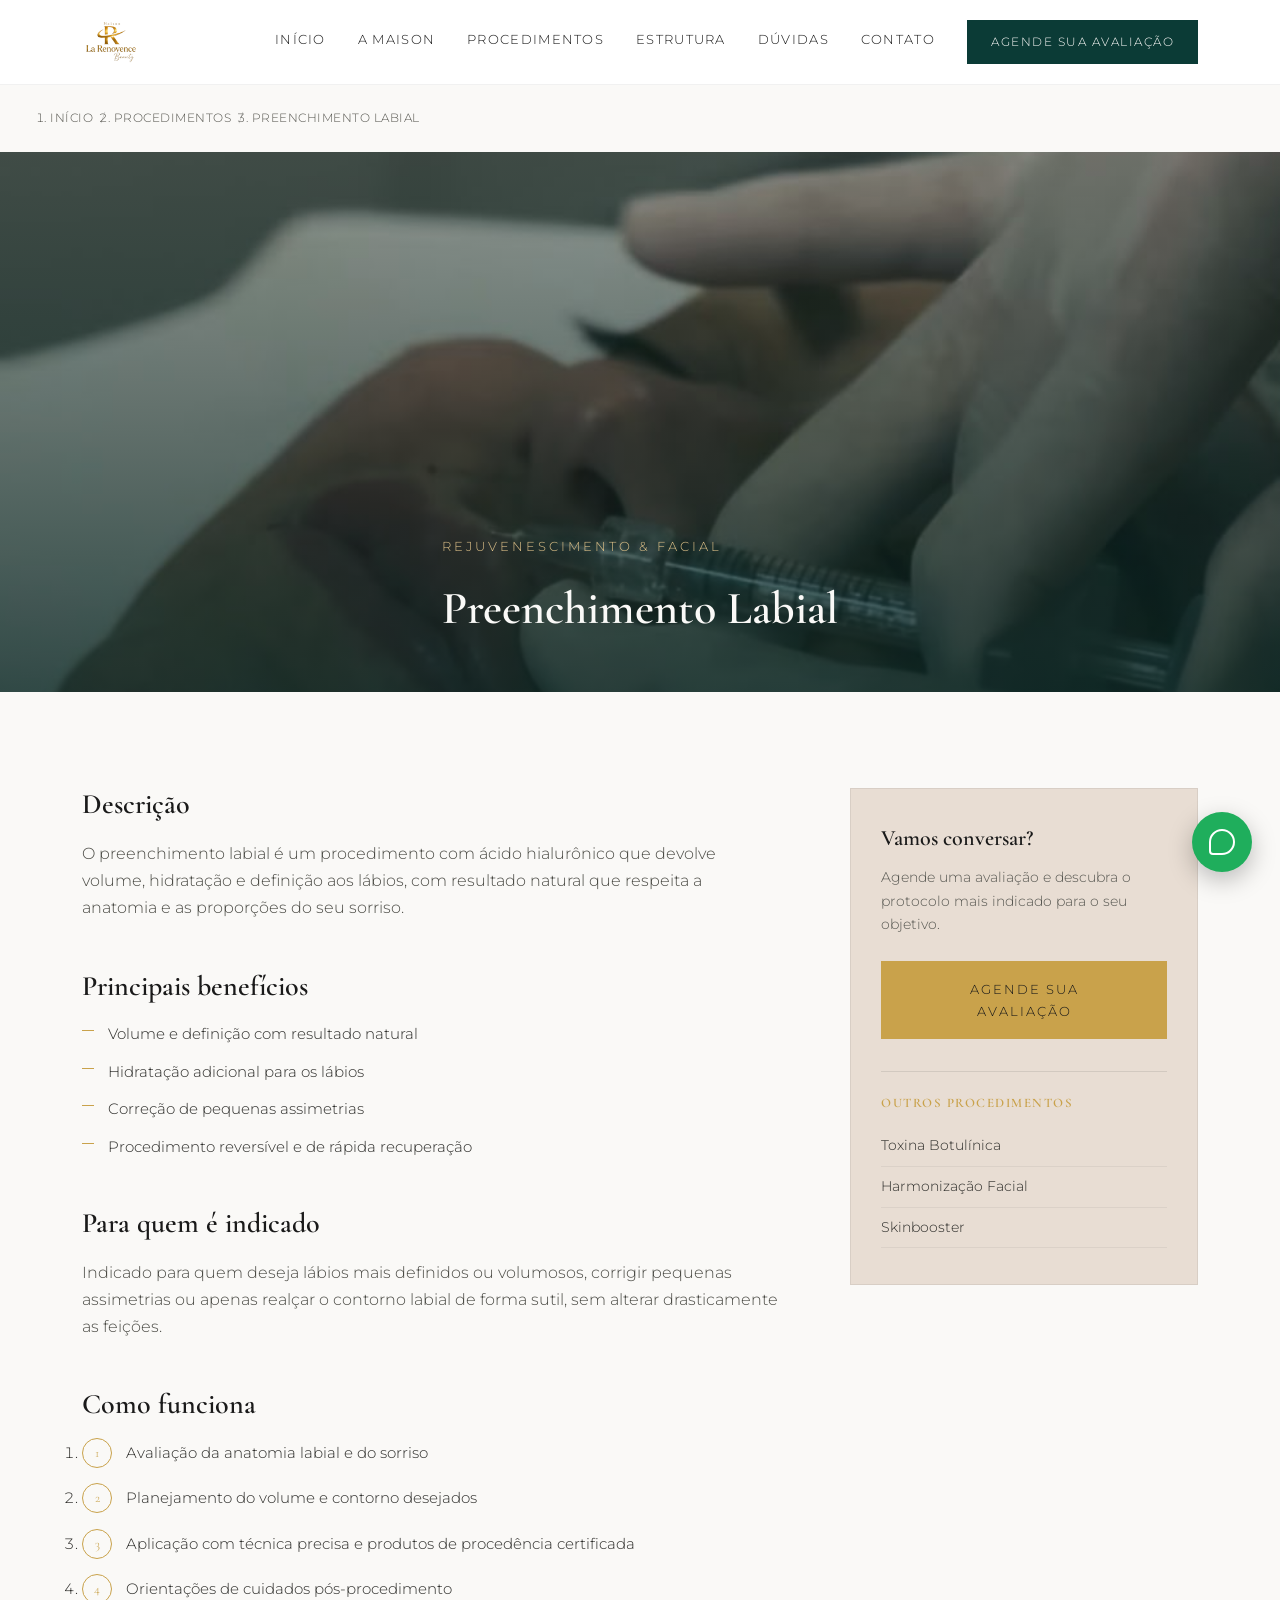
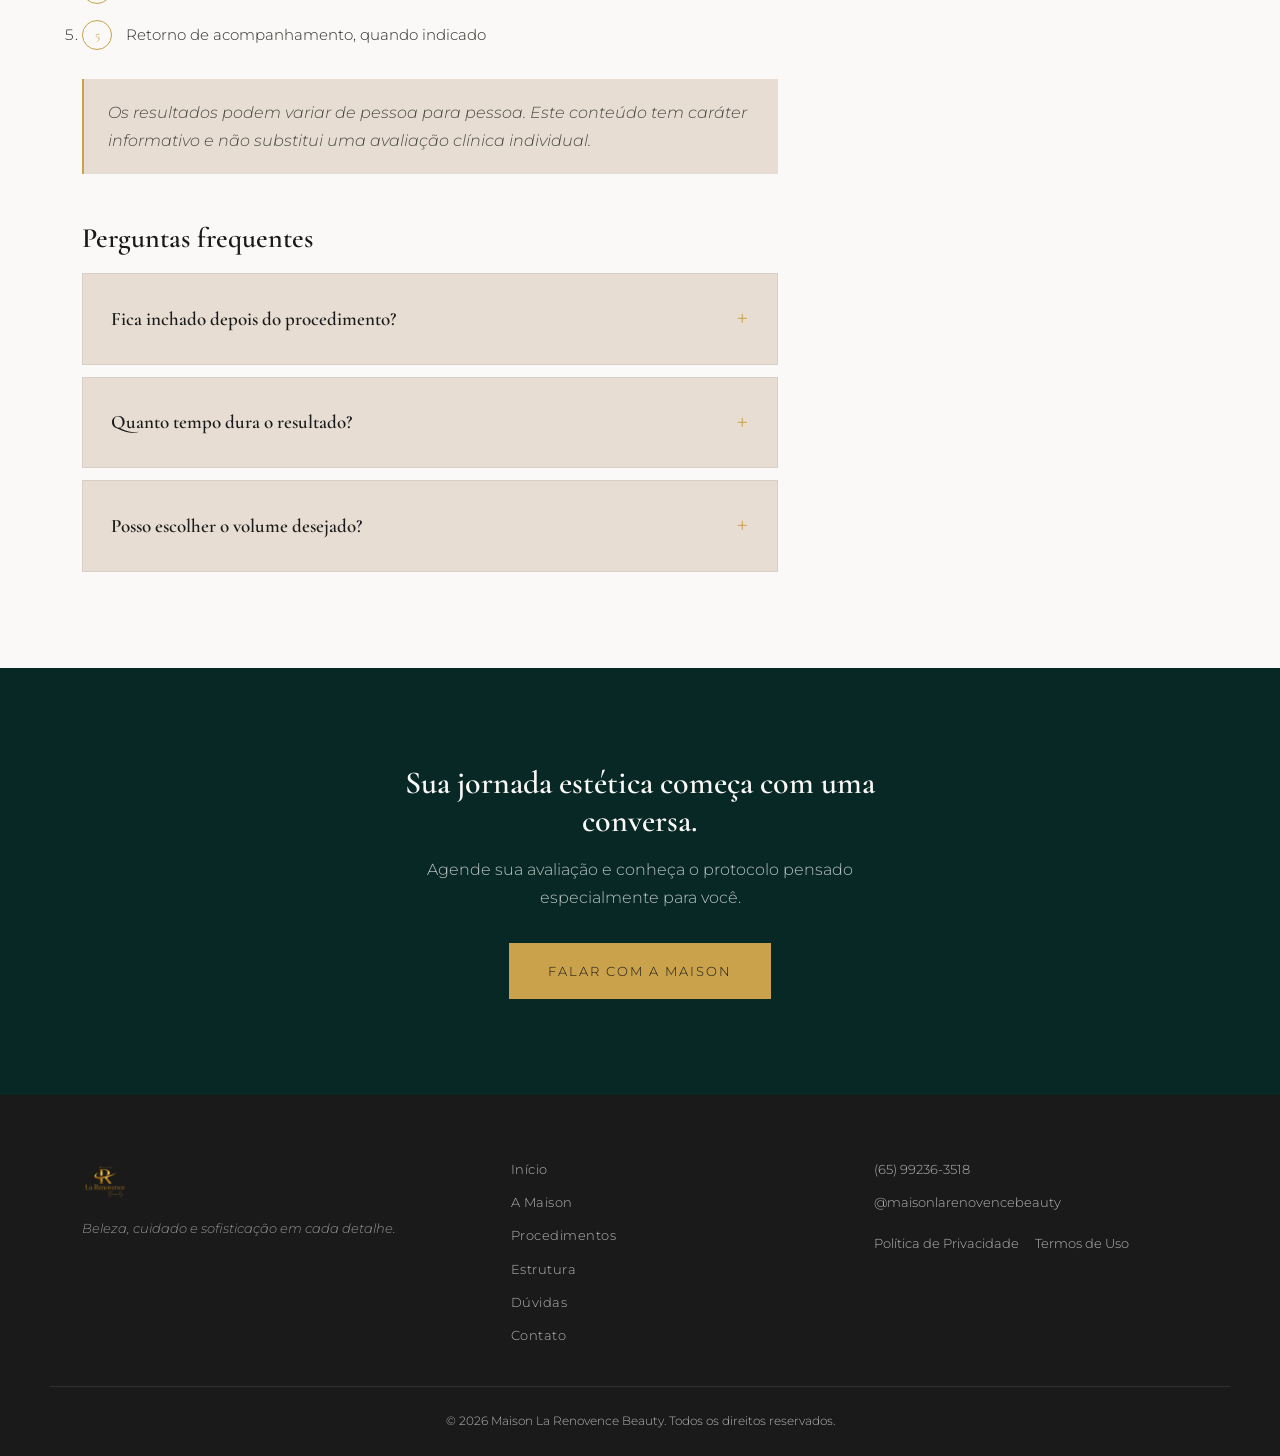
<file: procedimentos/preenchimento-labial.html>
<!DOCTYPE html>
<html lang="pt-BR">
<head>
<meta charset="UTF-8">
<meta name="viewport" content="width=device-width, initial-scale=1.0">
<title>Preenchimento Labial | Maison La Renovence Beauty</title>
<meta name="description" content="Preenchimento labial na Maison La Renovence Beauty: volume e definição com resultado natural, respeitando a anatomia do sorriso. Conheça benefícios e como funciona.">
<link rel="canonical" href="https://www.maisonlarenovencebeauty.com.br/procedimentos/preenchimento-labial.html">
<link rel="icon" type="image/png" sizes="32x32" href="../images/logo/favicon-32.png">
<link rel="apple-touch-icon" sizes="192x192" href="../images/logo/favicon-192.png">
<meta property="og:type" content="website">
<meta property="og:locale" content="pt_BR">
<meta property="og:title" content="Preenchimento Labial | Maison La Renovence Beauty">
<meta property="og:description" content="Volume e definição com resultado natural, respeitando a anatomia do sorriso.">
<meta property="og:image" content="../images/procedimentos/preenchimento-labial.jpg">
<link rel="preload" href="https://fonts.googleapis.com/css2?family=Cormorant+Garamond:ital,wght@0,500;0,600;0,700;1,500&family=Montserrat:wght@300;400;500;600&display=swap" as="style" onload="this.onload=null;this.rel='stylesheet'">
<noscript><link href="https://fonts.googleapis.com/css2?family=Cormorant+Garamond:ital,wght@0,500;0,600;0,700;1,500&family=Montserrat:wght@300;400;500;600&display=swap" rel="stylesheet"></noscript>
<link rel="stylesheet" href="../css/style.css">
<script type="application/ld+json">
{
  "@context": "https://schema.org",
  "@type": "FAQPage",
  "mainEntity": [
    {"@type": "Question", "name": "Fica inchado depois do procedimento?", "acceptedAnswer": {"@type": "Answer", "text": "É comum um leve inchaço nas primeiras 24 a 48 horas, que tende a diminuir naturalmente nos dias seguintes."}},
    {"@type": "Question", "name": "Quanto tempo dura o resultado?", "acceptedAnswer": {"@type": "Answer", "text": "O tempo de duração varia de pessoa para pessoa e é reavaliado individualmente a cada retorno."}},
    {"@type": "Question", "name": "Posso escolher o volume desejado?", "acceptedAnswer": {"@type": "Answer", "text": "Sim. O volume é sempre definido em conjunto com você durante a avaliação, respeitando a anatomia e a proporção do seu sorriso."}}
  ]
}
</script>
</head>
<body>

<a href="#main-content" class="skip-link">Pular para o conteúdo</a>

<header class="site-header" id="siteHeader">
  <div class="container header-inner">
    <a href="../index.html#inicio" class="logo"><img src="../images/logo/logo-maison-la-renovence-beauty.png" alt="Maison La Renovence Beauty" class="logo-img"></a>
    <nav class="main-nav" id="mainNav" aria-label="Navegação principal">
      <a href="../index.html#inicio" class="nav-link">Início</a>
      <a href="../index.html#a-maison" class="nav-link">A Maison</a>
      <a href="../index.html#procedimentos" class="nav-link">Procedimentos</a>
      <a href="../index.html#estrutura" class="nav-link">Estrutura</a>
      <a href="../index.html#duvidas" class="nav-link">Dúvidas</a>
      <a href="../index.html#contato" class="nav-link">Contato</a>
      <a href="https://wa.me/5565992363518?text=Ol%C3%A1!%20Conheci%20a%20Maison%20La%20Renovence%20Beauty%20pelo%20site%20e%20gostaria%20de%20saber%20mais%20sobre%20os%20procedimentos%20e%20agendar%20uma%20avalia%C3%A7%C3%A3o." target="_blank" rel="noopener" class="nav-cta">Agende sua avaliação</a>
    </nav>
    <button class="nav-toggle" id="navToggle" aria-label="Abrir menu" aria-expanded="false">
      <span></span><span></span><span></span>
    </button>
  </div>
</header>

<main id="main-content">
  <div class="breadcrumb container">
    <ol>
      <li><a href="../index.html#inicio">Início</a></li>
      <li><a href="../index.html#procedimentos">Procedimentos</a></li>
      <li>Preenchimento Labial</li>
    </ol>
  </div>

  <section class="procedure-hero">
    <img src="../images/procedimentos/preenchimento-labial.jpg" alt="Procedimento de preenchimento labial realizado com técnica precisa">
    <div class="procedure-hero-overlay"></div>
    <div class="container procedure-hero-content">
      <p class="eyebrow">Rejuvenescimento &amp; Facial</p>
      <h1>Preenchimento Labial</h1>
    </div>
  </section>

  <section class="procedure-body">
    <div class="container procedure-layout">
      <div class="procedure-main">
        <h2>Descrição</h2>
        <p>O preenchimento labial é um procedimento com ácido hialurônico que devolve volume, hidratação e definição aos lábios, com resultado natural que respeita a anatomia e as proporções do seu sorriso.</p>

        <h2>Principais benefícios</h2>
        <ul class="procedure-list">
          <li>Volume e definição com resultado natural</li>
          <li>Hidratação adicional para os lábios</li>
          <li>Correção de pequenas assimetrias</li>
          <li>Procedimento reversível e de rápida recuperação</li>
        </ul>

        <h2>Para quem é indicado</h2>
        <p>Indicado para quem deseja lábios mais definidos ou volumosos, corrigir pequenas assimetrias ou apenas realçar o contorno labial de forma sutil, sem alterar drasticamente as feições.</p>

        <h2>Como funciona</h2>
        <ol class="procedure-steps">
          <li>Avaliação da anatomia labial e do sorriso</li>
          <li>Planejamento do volume e contorno desejados</li>
          <li>Aplicação com técnica precisa e produtos de procedência certificada</li>
          <li>Orientações de cuidados pós-procedimento</li>
          <li>Retorno de acompanhamento, quando indicado</li>
        </ol>

        <p class="procedure-note">Os resultados podem variar de pessoa para pessoa. Este conteúdo tem caráter informativo e não substitui uma avaliação clínica individual.</p>

        <h2>Perguntas frequentes</h2>
        <div class="accordion procedure-faq">
          <details class="accordion-item">
            <summary>Fica inchado depois do procedimento?</summary>
            <div class="accordion-content"><p>É comum um leve inchaço nas primeiras 24 a 48 horas, que tende a diminuir naturalmente nos dias seguintes.</p></div>
          </details>
          <details class="accordion-item">
            <summary>Quanto tempo dura o resultado?</summary>
            <div class="accordion-content"><p>O tempo de duração varia de pessoa para pessoa e é reavaliado individualmente a cada retorno.</p></div>
          </details>
          <details class="accordion-item">
            <summary>Posso escolher o volume desejado?</summary>
            <div class="accordion-content"><p>Sim. O volume é sempre definido em conjunto com você durante a avaliação, respeitando a anatomia e a proporção do seu sorriso.</p></div>
          </details>
        </div>
      </div>

      <aside class="procedure-sidebar">
        <h3>Vamos conversar?</h3>
        <p>Agende uma avaliação e descubra o protocolo mais indicado para o seu objetivo.</p>
        <a href="https://wa.me/5565992363518?text=Ol%C3%A1!%20Conheci%20a%20Maison%20La%20Renovence%20Beauty%20pelo%20site%20e%20gostaria%20de%20saber%20mais%20sobre%20os%20procedimentos%20e%20agendar%20uma%20avalia%C3%A7%C3%A3o." target="_blank" rel="noopener" class="btn btn-gold">Agende sua avaliação</a>

        <div class="procedure-related">
          <h4>Outros procedimentos</h4>
          <a href="toxina-botulinica.html">Toxina Botulínica</a>
          <a href="harmonizacao-facial.html">Harmonização Facial</a>
          <a href="skinbooster.html">Skinbooster</a>
        </div>
      </aside>
    </div>
  </section>

  <section class="procedure-cta">
    <div class="container">
      <h2>Sua jornada estética começa com uma conversa.</h2>
      <p>Agende sua avaliação e conheça o protocolo pensado especialmente para você.</p>
      <a href="https://wa.me/5565992363518?text=Ol%C3%A1!%20Conheci%20a%20Maison%20La%20Renovence%20Beauty%20pelo%20site%20e%20gostaria%20de%20saber%20mais%20sobre%20os%20procedimentos%20e%20agendar%20uma%20avalia%C3%A7%C3%A3o." target="_blank" rel="noopener" class="btn btn-gold">Falar com a Maison</a>
    </div>
  </section>
</main>

<footer class="site-footer">
  <div class="container footer-inner">
    <div class="footer-brand">
      <a href="../index.html#inicio" class="logo footer-logo"><img src="../images/logo/logo-maison-la-renovence-beauty.png" alt="Maison La Renovence Beauty" class="logo-img"></a>
      <p class="footer-tagline">Beleza, cuidado e sofisticação em cada detalhe.</p>
    </div>
    <nav class="footer-nav" aria-label="Menu rápido">
      <a href="../index.html#inicio">Início</a>
      <a href="../index.html#a-maison">A Maison</a>
      <a href="../index.html#procedimentos">Procedimentos</a>
      <a href="../index.html#estrutura">Estrutura</a>
      <a href="../index.html#duvidas">Dúvidas</a>
      <a href="../index.html#contato">Contato</a>
    </nav>
    <div class="footer-contact">
      <p><a href="https://wa.me/5565992363518" target="_blank" rel="noopener">(65) 99236-3518</a></p>
      <p><a href="https://www.instagram.com/maisonlarenovencebeauty/" target="_blank" rel="noopener">@maisonlarenovencebeauty</a></p>
      <p class="footer-legal-links">
        <a href="../politica-de-privacidade.html">Política de Privacidade</a>
        <a href="../termos-de-uso.html">Termos de Uso</a>
      </p>
    </div>
  </div>
  <p class="footer-copy">&copy; <span id="year"></span> Maison La Renovence Beauty. Todos os direitos reservados.</p>
</footer>

<a href="https://wa.me/5565992363518?text=Ol%C3%A1!%20Conheci%20a%20Maison%20La%20Renovence%20Beauty%20pelo%20site%20e%20gostaria%20de%20saber%20mais%20sobre%20os%20procedimentos%20e%20agendar%20uma%20avalia%C3%A7%C3%A3o." target="_blank" rel="noopener" class="whatsapp-float" aria-label="Fale conosco pelo WhatsApp">
  <span class="whatsapp-icon"></span>
</a>

<script src="../js/script.js"></script>
</body>
</html>
</file>
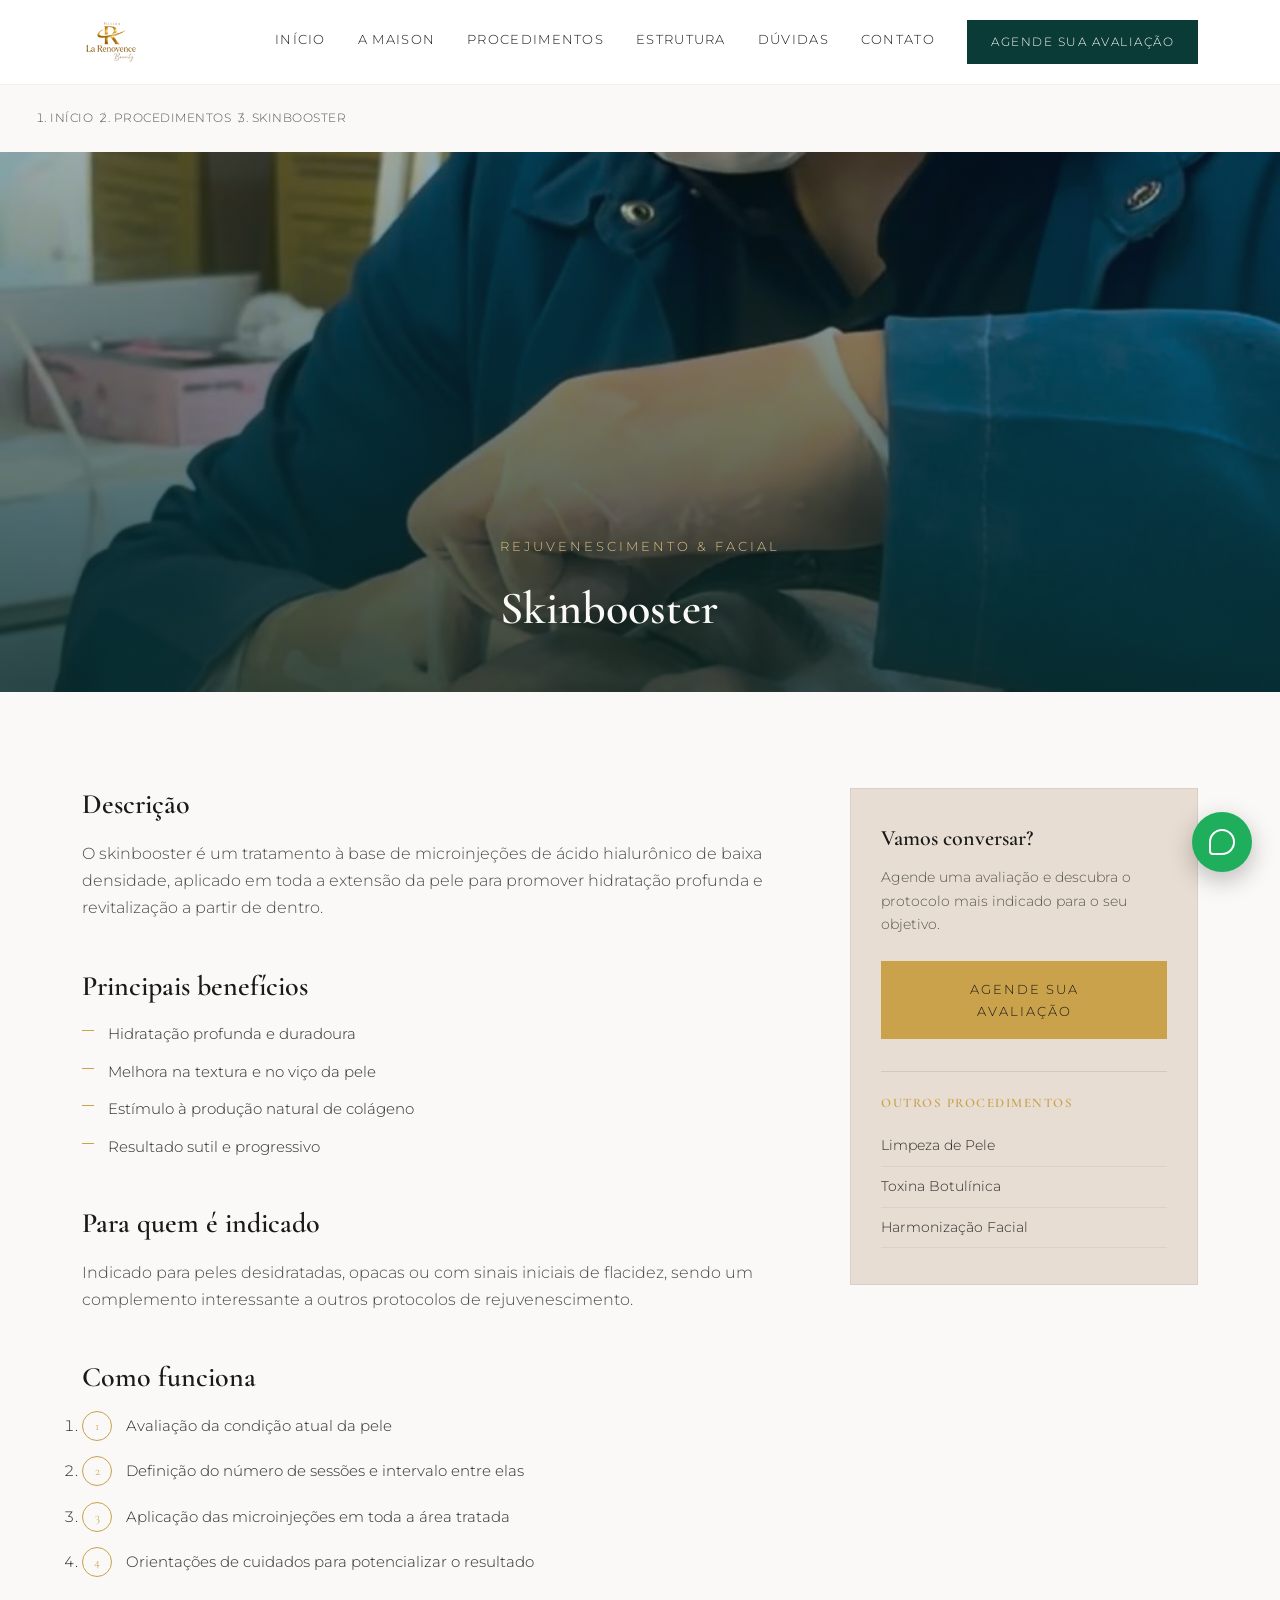
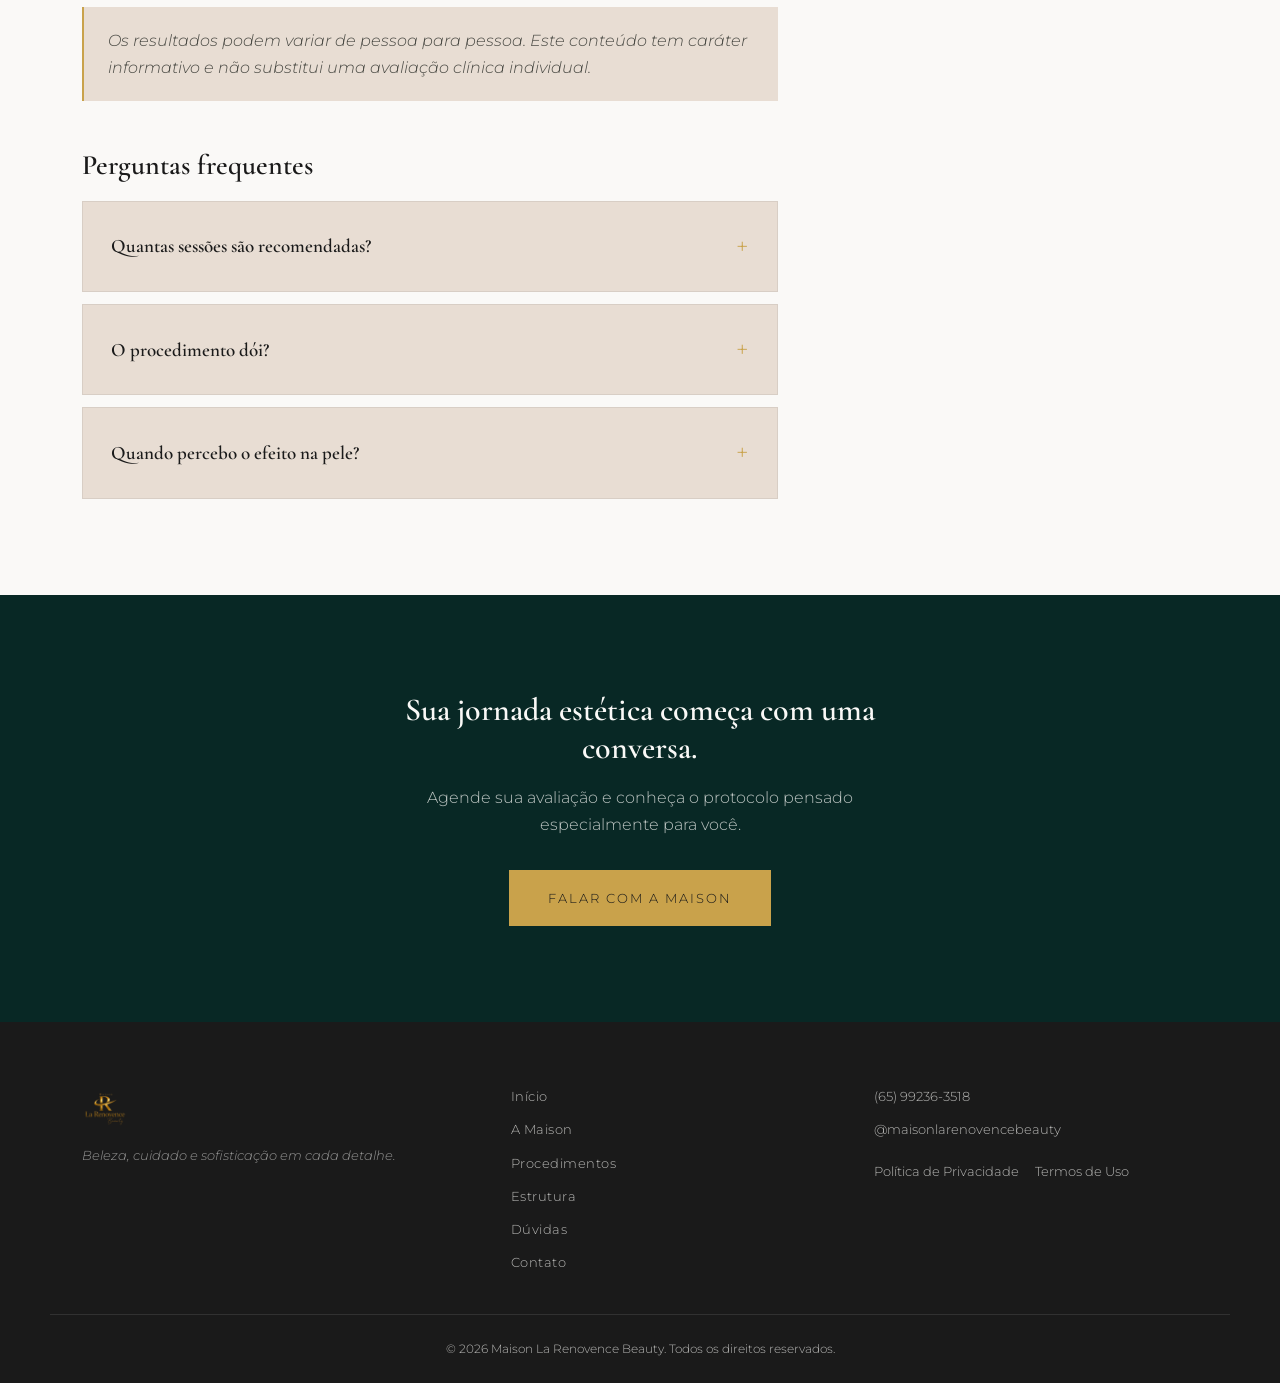
<file: procedimentos/skinbooster.html>
<!DOCTYPE html>
<html lang="pt-BR">
<head>
<meta charset="UTF-8">
<meta name="viewport" content="width=device-width, initial-scale=1.0">
<title>Skinbooster | Maison La Renovence Beauty</title>
<meta name="description" content="Skinbooster na Maison La Renovence Beauty: hidratação profunda e revitalização da pele a partir de dentro, para um viço duradouro.">
<link rel="canonical" href="https://www.maisonlarenovencebeauty.com.br/procedimentos/skinbooster.html">
<link rel="icon" type="image/png" sizes="32x32" href="../images/logo/favicon-32.png">
<link rel="apple-touch-icon" sizes="192x192" href="../images/logo/favicon-192.png">
<meta property="og:type" content="website">
<meta property="og:locale" content="pt_BR">
<meta property="og:title" content="Skinbooster | Maison La Renovence Beauty">
<meta property="og:description" content="Hidratação profunda e revitalização da pele a partir de dentro, para um viço duradouro.">
<meta property="og:image" content="../images/procedimentos/skinbooster.jpg">
<link rel="preload" href="https://fonts.googleapis.com/css2?family=Cormorant+Garamond:ital,wght@0,500;0,600;0,700;1,500&family=Montserrat:wght@300;400;500;600&display=swap" as="style" onload="this.onload=null;this.rel='stylesheet'">
<noscript><link href="https://fonts.googleapis.com/css2?family=Cormorant+Garamond:ital,wght@0,500;0,600;0,700;1,500&family=Montserrat:wght@300;400;500;600&display=swap" rel="stylesheet"></noscript>
<link rel="stylesheet" href="../css/style.css">
<script type="application/ld+json">
{
  "@context": "https://schema.org",
  "@type": "FAQPage",
  "mainEntity": [
    {"@type": "Question", "name": "Quantas sessões são recomendadas?", "acceptedAnswer": {"@type": "Answer", "text": "Geralmente o protocolo é feito em sessões espaçadas, com o número definido conforme a condição da sua pele na avaliação."}},
    {"@type": "Question", "name": "O procedimento dói?", "acceptedAnswer": {"@type": "Answer", "text": "O desconforto costuma ser leve, já que utilizamos agulhas finas e técnica cuidadosa de aplicação."}},
    {"@type": "Question", "name": "Quando percebo o efeito na pele?", "acceptedAnswer": {"@type": "Answer", "text": "A hidratação é percebida progressivamente ao longo das sessões, variando conforme as características individuais da pele."}}
  ]
}
</script>
</head>
<body>

<a href="#main-content" class="skip-link">Pular para o conteúdo</a>

<header class="site-header" id="siteHeader">
  <div class="container header-inner">
    <a href="../index.html#inicio" class="logo"><img src="../images/logo/logo-maison-la-renovence-beauty.png" alt="Maison La Renovence Beauty" class="logo-img"></a>
    <nav class="main-nav" id="mainNav" aria-label="Navegação principal">
      <a href="../index.html#inicio" class="nav-link">Início</a>
      <a href="../index.html#a-maison" class="nav-link">A Maison</a>
      <a href="../index.html#procedimentos" class="nav-link">Procedimentos</a>
      <a href="../index.html#estrutura" class="nav-link">Estrutura</a>
      <a href="../index.html#duvidas" class="nav-link">Dúvidas</a>
      <a href="../index.html#contato" class="nav-link">Contato</a>
      <a href="https://wa.me/5565992363518?text=Ol%C3%A1!%20Conheci%20a%20Maison%20La%20Renovence%20Beauty%20pelo%20site%20e%20gostaria%20de%20saber%20mais%20sobre%20os%20procedimentos%20e%20agendar%20uma%20avalia%C3%A7%C3%A3o." target="_blank" rel="noopener" class="nav-cta">Agende sua avaliação</a>
    </nav>
    <button class="nav-toggle" id="navToggle" aria-label="Abrir menu" aria-expanded="false">
      <span></span><span></span><span></span>
    </button>
  </div>
</header>

<main id="main-content">
  <div class="breadcrumb container">
    <ol>
      <li><a href="../index.html#inicio">Início</a></li>
      <li><a href="../index.html#procedimentos">Procedimentos</a></li>
      <li>Skinbooster</li>
    </ol>
  </div>

  <section class="procedure-hero">
    <img src="../images/procedimentos/skinbooster.jpg" alt="Aplicação de skinbooster para hidratação profunda da pele">
    <div class="procedure-hero-overlay"></div>
    <div class="container procedure-hero-content">
      <p class="eyebrow">Rejuvenescimento &amp; Facial</p>
      <h1>Skinbooster</h1>
    </div>
  </section>

  <section class="procedure-body">
    <div class="container procedure-layout">
      <div class="procedure-main">
        <h2>Descrição</h2>
        <p>O skinbooster é um tratamento à base de microinjeções de ácido hialurônico de baixa densidade, aplicado em toda a extensão da pele para promover hidratação profunda e revitalização a partir de dentro.</p>

        <h2>Principais benefícios</h2>
        <ul class="procedure-list">
          <li>Hidratação profunda e duradoura</li>
          <li>Melhora na textura e no viço da pele</li>
          <li>Estímulo à produção natural de colágeno</li>
          <li>Resultado sutil e progressivo</li>
        </ul>

        <h2>Para quem é indicado</h2>
        <p>Indicado para peles desidratadas, opacas ou com sinais iniciais de flacidez, sendo um complemento interessante a outros protocolos de rejuvenescimento.</p>

        <h2>Como funciona</h2>
        <ol class="procedure-steps">
          <li>Avaliação da condição atual da pele</li>
          <li>Definição do número de sessões e intervalo entre elas</li>
          <li>Aplicação das microinjeções em toda a área tratada</li>
          <li>Orientações de cuidados para potencializar o resultado</li>
        </ol>

        <p class="procedure-note">Os resultados podem variar de pessoa para pessoa. Este conteúdo tem caráter informativo e não substitui uma avaliação clínica individual.</p>

        <h2>Perguntas frequentes</h2>
        <div class="accordion procedure-faq">
          <details class="accordion-item">
            <summary>Quantas sessões são recomendadas?</summary>
            <div class="accordion-content"><p>Geralmente o protocolo é feito em sessões espaçadas, com o número definido conforme a condição da sua pele na avaliação.</p></div>
          </details>
          <details class="accordion-item">
            <summary>O procedimento dói?</summary>
            <div class="accordion-content"><p>O desconforto costuma ser leve, já que utilizamos agulhas finas e técnica cuidadosa de aplicação.</p></div>
          </details>
          <details class="accordion-item">
            <summary>Quando percebo o efeito na pele?</summary>
            <div class="accordion-content"><p>A hidratação é percebida progressivamente ao longo das sessões, variando conforme as características individuais da pele.</p></div>
          </details>
        </div>
      </div>

      <aside class="procedure-sidebar">
        <h3>Vamos conversar?</h3>
        <p>Agende uma avaliação e descubra o protocolo mais indicado para o seu objetivo.</p>
        <a href="https://wa.me/5565992363518?text=Ol%C3%A1!%20Conheci%20a%20Maison%20La%20Renovence%20Beauty%20pelo%20site%20e%20gostaria%20de%20saber%20mais%20sobre%20os%20procedimentos%20e%20agendar%20uma%20avalia%C3%A7%C3%A3o." target="_blank" rel="noopener" class="btn btn-gold">Agende sua avaliação</a>

        <div class="procedure-related">
          <h4>Outros procedimentos</h4>
          <a href="limpeza-de-pele.html">Limpeza de Pele</a>
          <a href="toxina-botulinica.html">Toxina Botulínica</a>
          <a href="harmonizacao-facial.html">Harmonização Facial</a>
        </div>
      </aside>
    </div>
  </section>

  <section class="procedure-cta">
    <div class="container">
      <h2>Sua jornada estética começa com uma conversa.</h2>
      <p>Agende sua avaliação e conheça o protocolo pensado especialmente para você.</p>
      <a href="https://wa.me/5565992363518?text=Ol%C3%A1!%20Conheci%20a%20Maison%20La%20Renovence%20Beauty%20pelo%20site%20e%20gostaria%20de%20saber%20mais%20sobre%20os%20procedimentos%20e%20agendar%20uma%20avalia%C3%A7%C3%A3o." target="_blank" rel="noopener" class="btn btn-gold">Falar com a Maison</a>
    </div>
  </section>
</main>

<footer class="site-footer">
  <div class="container footer-inner">
    <div class="footer-brand">
      <a href="../index.html#inicio" class="logo footer-logo"><img src="../images/logo/logo-maison-la-renovence-beauty.png" alt="Maison La Renovence Beauty" class="logo-img"></a>
      <p class="footer-tagline">Beleza, cuidado e sofisticação em cada detalhe.</p>
    </div>
    <nav class="footer-nav" aria-label="Menu rápido">
      <a href="../index.html#inicio">Início</a>
      <a href="../index.html#a-maison">A Maison</a>
      <a href="../index.html#procedimentos">Procedimentos</a>
      <a href="../index.html#estrutura">Estrutura</a>
      <a href="../index.html#duvidas">Dúvidas</a>
      <a href="../index.html#contato">Contato</a>
    </nav>
    <div class="footer-contact">
      <p><a href="https://wa.me/5565992363518" target="_blank" rel="noopener">(65) 99236-3518</a></p>
      <p><a href="https://www.instagram.com/maisonlarenovencebeauty/" target="_blank" rel="noopener">@maisonlarenovencebeauty</a></p>
      <p class="footer-legal-links">
        <a href="../politica-de-privacidade.html">Política de Privacidade</a>
        <a href="../termos-de-uso.html">Termos de Uso</a>
      </p>
    </div>
  </div>
  <p class="footer-copy">&copy; <span id="year"></span> Maison La Renovence Beauty. Todos os direitos reservados.</p>
</footer>

<a href="https://wa.me/5565992363518?text=Ol%C3%A1!%20Conheci%20a%20Maison%20La%20Renovence%20Beauty%20pelo%20site%20e%20gostaria%20de%20saber%20mais%20sobre%20os%20procedimentos%20e%20agendar%20uma%20avalia%C3%A7%C3%A3o." target="_blank" rel="noopener" class="whatsapp-float" aria-label="Fale conosco pelo WhatsApp">
  <span class="whatsapp-icon"></span>
</a>

<script src="../js/script.js"></script>
</body>
</html>
</file>
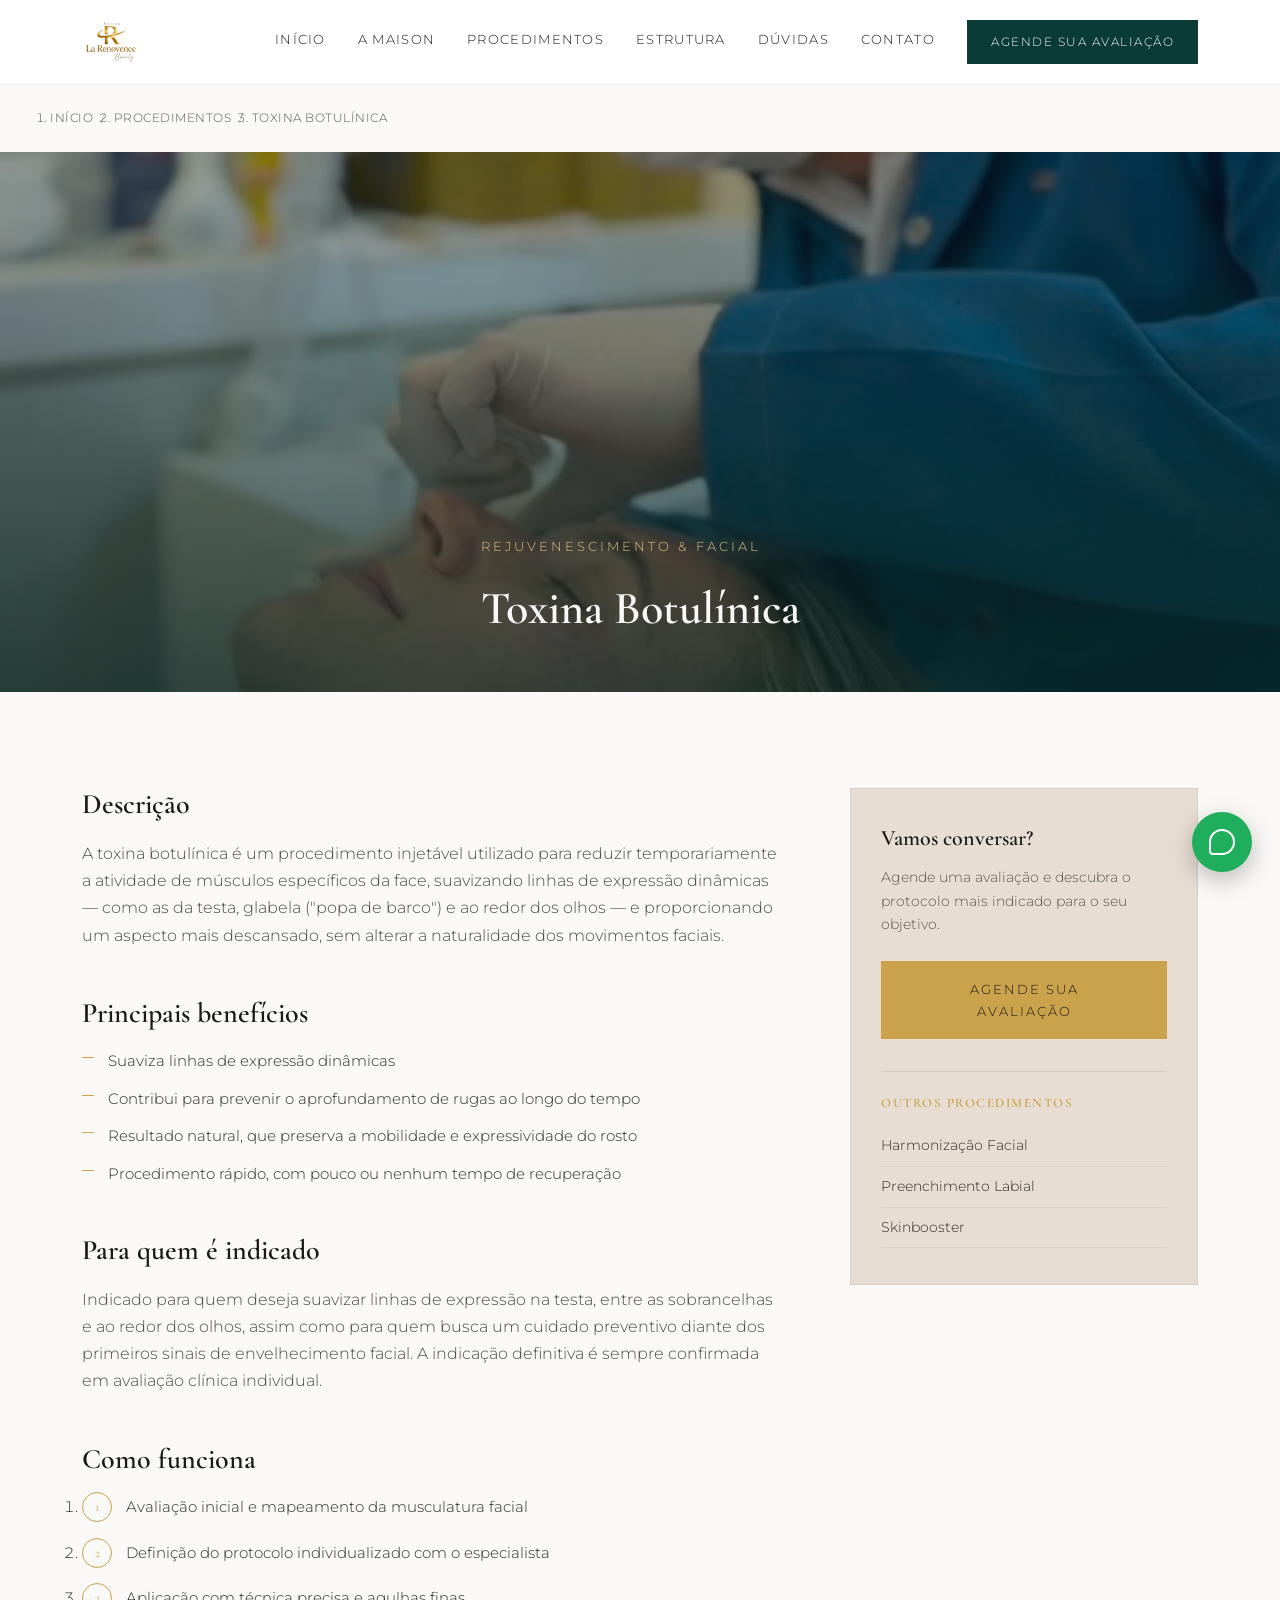
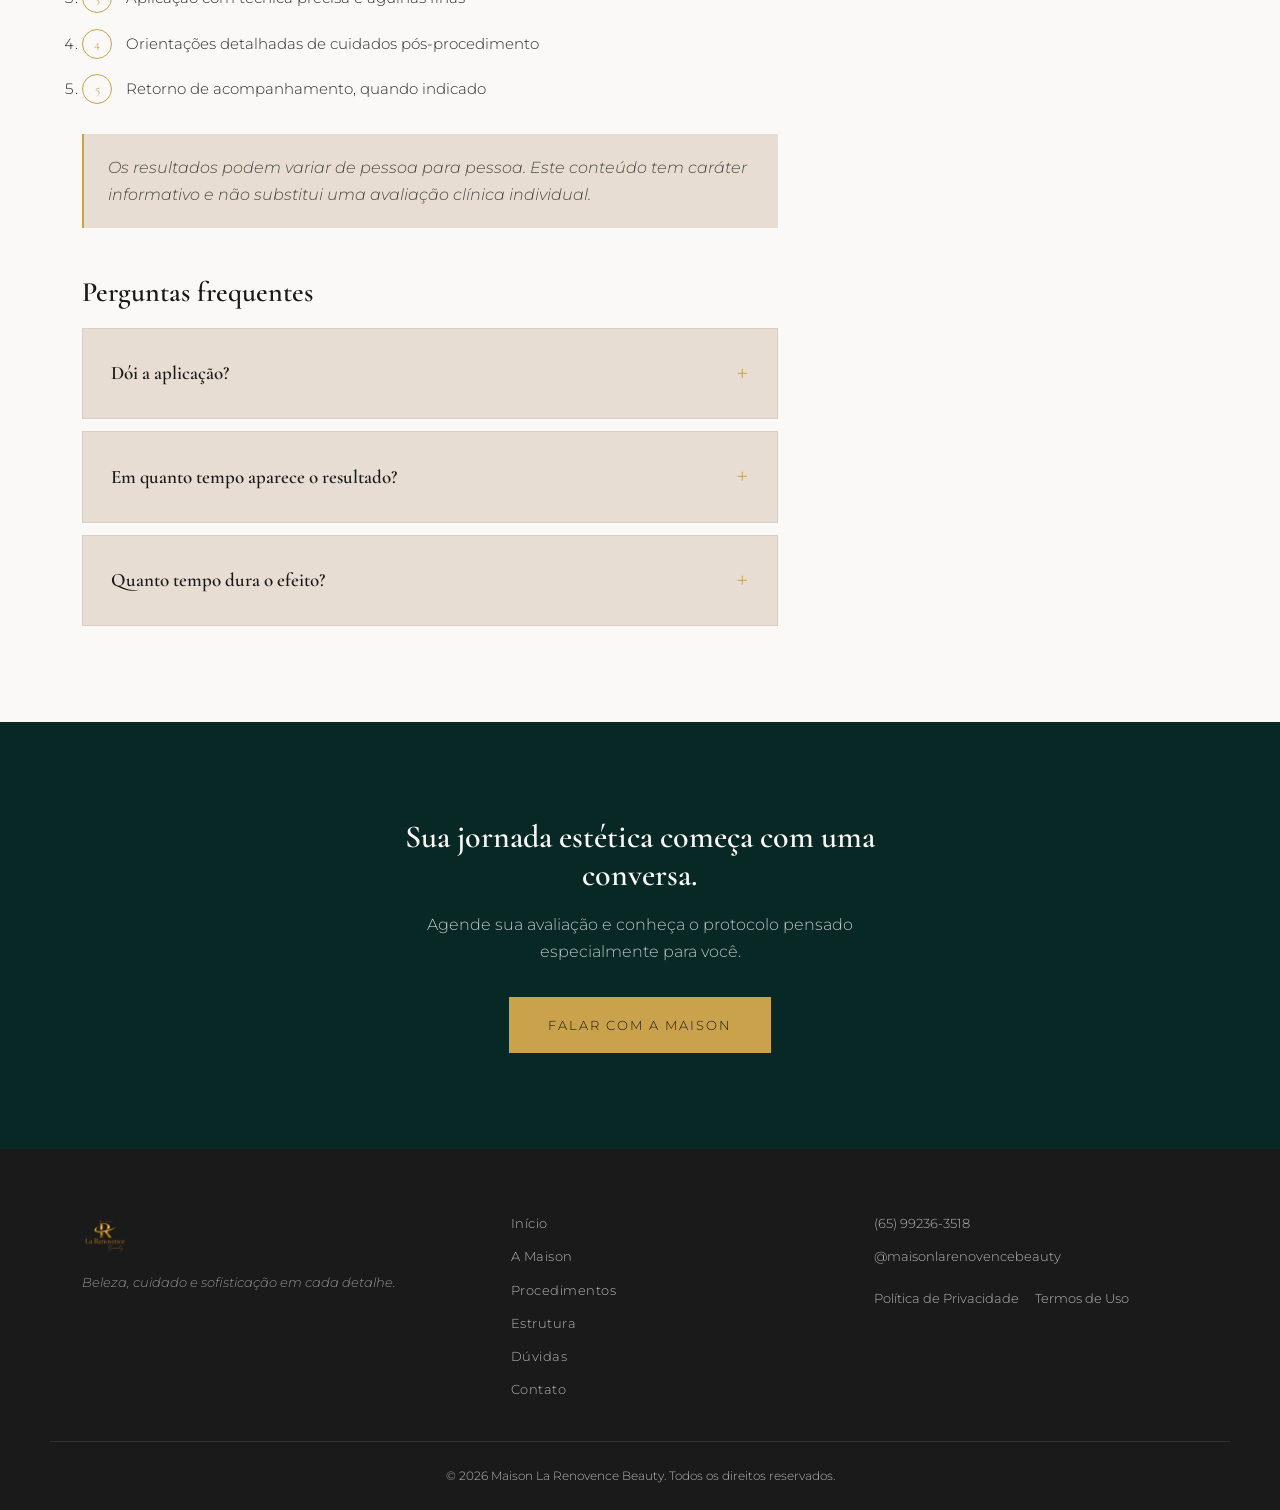
<file: procedimentos/toxina-botulinica.html>
<!DOCTYPE html>
<html lang="pt-BR">
<head>
<meta charset="UTF-8">
<meta name="viewport" content="width=device-width, initial-scale=1.0">
<title>Toxina Botulínica | Maison La Renovence Beauty</title>
<meta name="description" content="Toxina botulínica na Maison La Renovence Beauty: suaviza linhas de expressão com técnica precisa e resultado natural. Conheça benefícios, indicações e como funciona.">
<link rel="canonical" href="https://www.maisonlarenovencebeauty.com.br/procedimentos/toxina-botulinica.html">
<link rel="icon" type="image/png" sizes="32x32" href="../images/logo/favicon-32.png">
<link rel="apple-touch-icon" sizes="192x192" href="../images/logo/favicon-192.png">
<meta property="og:type" content="website">
<meta property="og:locale" content="pt_BR">
<meta property="og:title" content="Toxina Botulínica | Maison La Renovence Beauty">
<meta property="og:description" content="Suaviza linhas de expressão preservando a naturalidade do movimento facial.">
<meta property="og:image" content="../images/procedimentos/toxina-botulinica.jpg">
<link rel="preload" href="https://fonts.googleapis.com/css2?family=Cormorant+Garamond:ital,wght@0,500;0,600;0,700;1,500&family=Montserrat:wght@300;400;500;600&display=swap" as="style" onload="this.onload=null;this.rel='stylesheet'">
<noscript><link href="https://fonts.googleapis.com/css2?family=Cormorant+Garamond:ital,wght@0,500;0,600;0,700;1,500&family=Montserrat:wght@300;400;500;600&display=swap" rel="stylesheet"></noscript>
<link rel="stylesheet" href="../css/style.css">
<script type="application/ld+json">
{
  "@context": "https://schema.org",
  "@type": "FAQPage",
  "mainEntity": [
    {"@type": "Question", "name": "Dói a aplicação?", "acceptedAnswer": {"@type": "Answer", "text": "As agulhas utilizadas são muito finas e o desconforto costuma ser mínimo, semelhante a uma picada leve e rápida."}},
    {"@type": "Question", "name": "Em quanto tempo aparece o resultado?", "acceptedAnswer": {"@type": "Answer", "text": "Os primeiros efeitos costumam ser percebidos entre 3 e 15 dias após a aplicação, com resultado completo estabilizado nesse período."}},
    {"@type": "Question", "name": "Quanto tempo dura o efeito?", "acceptedAnswer": {"@type": "Answer", "text": "O efeito é temporário e sua duração varia de pessoa para pessoa, sendo reavaliado individualmente em cada retorno."}}
  ]
}
</script>
</head>
<body>

<a href="#main-content" class="skip-link">Pular para o conteúdo</a>

<header class="site-header" id="siteHeader">
  <div class="container header-inner">
    <a href="../index.html#inicio" class="logo"><img src="../images/logo/logo-maison-la-renovence-beauty.png" alt="Maison La Renovence Beauty" class="logo-img"></a>
    <nav class="main-nav" id="mainNav" aria-label="Navegação principal">
      <a href="../index.html#inicio" class="nav-link">Início</a>
      <a href="../index.html#a-maison" class="nav-link">A Maison</a>
      <a href="../index.html#procedimentos" class="nav-link">Procedimentos</a>
      <a href="../index.html#estrutura" class="nav-link">Estrutura</a>
      <a href="../index.html#duvidas" class="nav-link">Dúvidas</a>
      <a href="../index.html#contato" class="nav-link">Contato</a>
      <a href="https://wa.me/5565992363518?text=Ol%C3%A1!%20Conheci%20a%20Maison%20La%20Renovence%20Beauty%20pelo%20site%20e%20gostaria%20de%20saber%20mais%20sobre%20os%20procedimentos%20e%20agendar%20uma%20avalia%C3%A7%C3%A3o." target="_blank" rel="noopener" class="nav-cta">Agende sua avaliação</a>
    </nav>
    <button class="nav-toggle" id="navToggle" aria-label="Abrir menu" aria-expanded="false">
      <span></span><span></span><span></span>
    </button>
  </div>
</header>

<main id="main-content">
  <div class="breadcrumb container">
    <ol>
      <li><a href="../index.html#inicio">Início</a></li>
      <li><a href="../index.html#procedimentos">Procedimentos</a></li>
      <li>Toxina Botulínica</li>
    </ol>
  </div>

  <section class="procedure-hero">
    <img src="../images/procedimentos/toxina-botulinica.jpg" alt="Aplicação de toxina botulínica em ambiente clínico">
    <div class="procedure-hero-overlay"></div>
    <div class="container procedure-hero-content">
      <p class="eyebrow">Rejuvenescimento &amp; Facial</p>
      <h1>Toxina Botulínica</h1>
    </div>
  </section>

  <section class="procedure-body">
    <div class="container procedure-layout">
      <div class="procedure-main">
        <h2>Descrição</h2>
        <p>A toxina botulínica é um procedimento injetável utilizado para reduzir temporariamente a atividade de músculos específicos da face, suavizando linhas de expressão dinâmicas — como as da testa, glabela ("popa de barco") e ao redor dos olhos — e proporcionando um aspecto mais descansado, sem alterar a naturalidade dos movimentos faciais.</p>

        <h2>Principais benefícios</h2>
        <ul class="procedure-list">
          <li>Suaviza linhas de expressão dinâmicas</li>
          <li>Contribui para prevenir o aprofundamento de rugas ao longo do tempo</li>
          <li>Resultado natural, que preserva a mobilidade e expressividade do rosto</li>
          <li>Procedimento rápido, com pouco ou nenhum tempo de recuperação</li>
        </ul>

        <h2>Para quem é indicado</h2>
        <p>Indicado para quem deseja suavizar linhas de expressão na testa, entre as sobrancelhas e ao redor dos olhos, assim como para quem busca um cuidado preventivo diante dos primeiros sinais de envelhecimento facial. A indicação definitiva é sempre confirmada em avaliação clínica individual.</p>

        <h2>Como funciona</h2>
        <ol class="procedure-steps">
          <li>Avaliação inicial e mapeamento da musculatura facial</li>
          <li>Definição do protocolo individualizado com o especialista</li>
          <li>Aplicação com técnica precisa e agulhas finas</li>
          <li>Orientações detalhadas de cuidados pós-procedimento</li>
          <li>Retorno de acompanhamento, quando indicado</li>
        </ol>

        <p class="procedure-note">Os resultados podem variar de pessoa para pessoa. Este conteúdo tem caráter informativo e não substitui uma avaliação clínica individual.</p>

        <h2>Perguntas frequentes</h2>
        <div class="accordion procedure-faq">
          <details class="accordion-item">
            <summary>Dói a aplicação?</summary>
            <div class="accordion-content"><p>As agulhas utilizadas são muito finas e o desconforto costuma ser mínimo, semelhante a uma picada leve e rápida.</p></div>
          </details>
          <details class="accordion-item">
            <summary>Em quanto tempo aparece o resultado?</summary>
            <div class="accordion-content"><p>Os primeiros efeitos costumam ser percebidos entre 3 e 15 dias após a aplicação, com resultado completo estabilizado nesse período.</p></div>
          </details>
          <details class="accordion-item">
            <summary>Quanto tempo dura o efeito?</summary>
            <div class="accordion-content"><p>O efeito é temporário e sua duração varia de pessoa para pessoa, sendo reavaliado individualmente em cada retorno.</p></div>
          </details>
        </div>
      </div>

      <aside class="procedure-sidebar">
        <h3>Vamos conversar?</h3>
        <p>Agende uma avaliação e descubra o protocolo mais indicado para o seu objetivo.</p>
        <a href="https://wa.me/5565992363518?text=Ol%C3%A1!%20Conheci%20a%20Maison%20La%20Renovence%20Beauty%20pelo%20site%20e%20gostaria%20de%20saber%20mais%20sobre%20os%20procedimentos%20e%20agendar%20uma%20avalia%C3%A7%C3%A3o." target="_blank" rel="noopener" class="btn btn-gold">Agende sua avaliação</a>

        <div class="procedure-related">
          <h4>Outros procedimentos</h4>
          <a href="harmonizacao-facial.html">Harmonização Facial</a>
          <a href="preenchimento-labial.html">Preenchimento Labial</a>
          <a href="skinbooster.html">Skinbooster</a>
        </div>
      </aside>
    </div>
  </section>

  <section class="procedure-cta">
    <div class="container">
      <h2>Sua jornada estética começa com uma conversa.</h2>
      <p>Agende sua avaliação e conheça o protocolo pensado especialmente para você.</p>
      <a href="https://wa.me/5565992363518?text=Ol%C3%A1!%20Conheci%20a%20Maison%20La%20Renovence%20Beauty%20pelo%20site%20e%20gostaria%20de%20saber%20mais%20sobre%20os%20procedimentos%20e%20agendar%20uma%20avalia%C3%A7%C3%A3o." target="_blank" rel="noopener" class="btn btn-gold">Falar com a Maison</a>
    </div>
  </section>
</main>

<footer class="site-footer">
  <div class="container footer-inner">
    <div class="footer-brand">
      <a href="../index.html#inicio" class="logo footer-logo"><img src="../images/logo/logo-maison-la-renovence-beauty.png" alt="Maison La Renovence Beauty" class="logo-img"></a>
      <p class="footer-tagline">Beleza, cuidado e sofisticação em cada detalhe.</p>
    </div>
    <nav class="footer-nav" aria-label="Menu rápido">
      <a href="../index.html#inicio">Início</a>
      <a href="../index.html#a-maison">A Maison</a>
      <a href="../index.html#procedimentos">Procedimentos</a>
      <a href="../index.html#estrutura">Estrutura</a>
      <a href="../index.html#duvidas">Dúvidas</a>
      <a href="../index.html#contato">Contato</a>
    </nav>
    <div class="footer-contact">
      <p><a href="https://wa.me/5565992363518" target="_blank" rel="noopener">(65) 99236-3518</a></p>
      <p><a href="https://www.instagram.com/maisonlarenovencebeauty/" target="_blank" rel="noopener">@maisonlarenovencebeauty</a></p>
      <p class="footer-legal-links">
        <a href="../politica-de-privacidade.html">Política de Privacidade</a>
        <a href="../termos-de-uso.html">Termos de Uso</a>
      </p>
    </div>
  </div>
  <p class="footer-copy">&copy; <span id="year"></span> Maison La Renovence Beauty. Todos os direitos reservados.</p>
</footer>

<a href="https://wa.me/5565992363518?text=Ol%C3%A1!%20Conheci%20a%20Maison%20La%20Renovence%20Beauty%20pelo%20site%20e%20gostaria%20de%20saber%20mais%20sobre%20os%20procedimentos%20e%20agendar%20uma%20avalia%C3%A7%C3%A3o." target="_blank" rel="noopener" class="whatsapp-float" aria-label="Fale conosco pelo WhatsApp">
  <span class="whatsapp-icon"></span>
</a>

<script src="../js/script.js"></script>
</body>
</html>
</file>
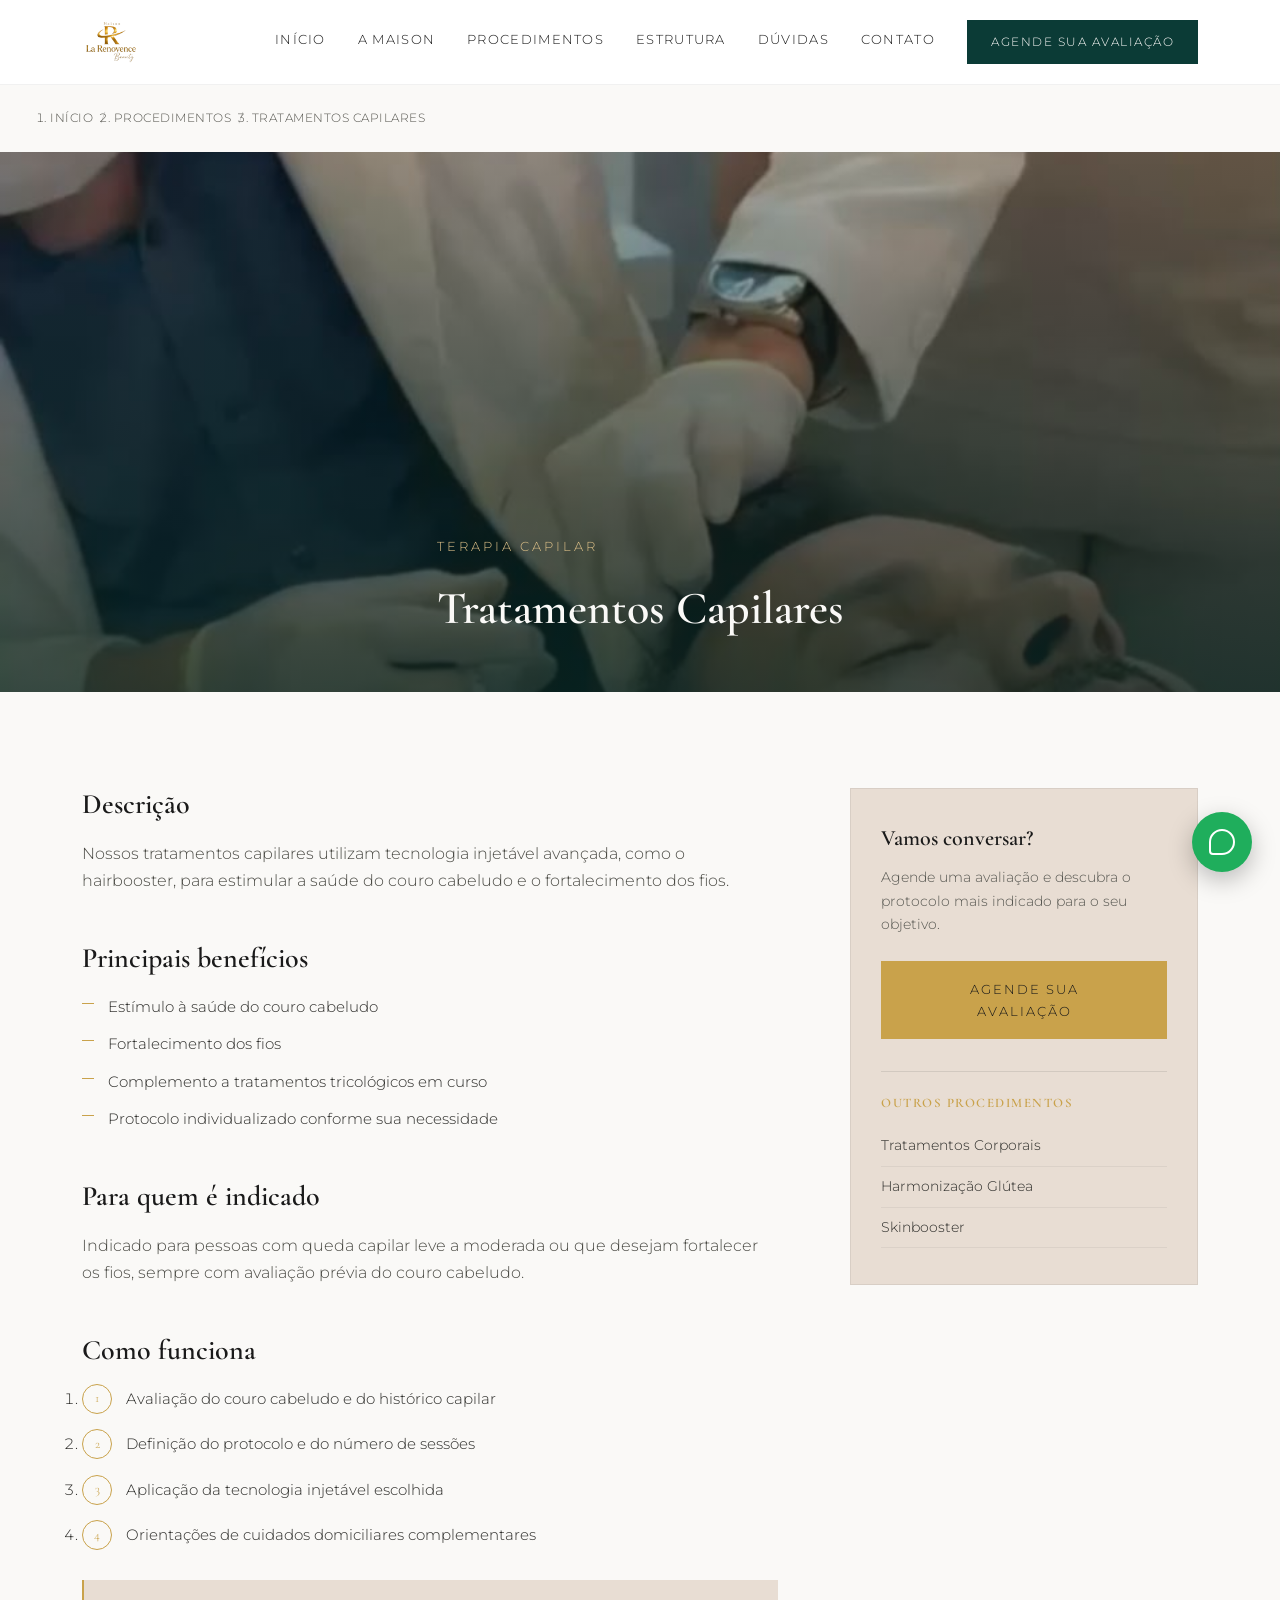
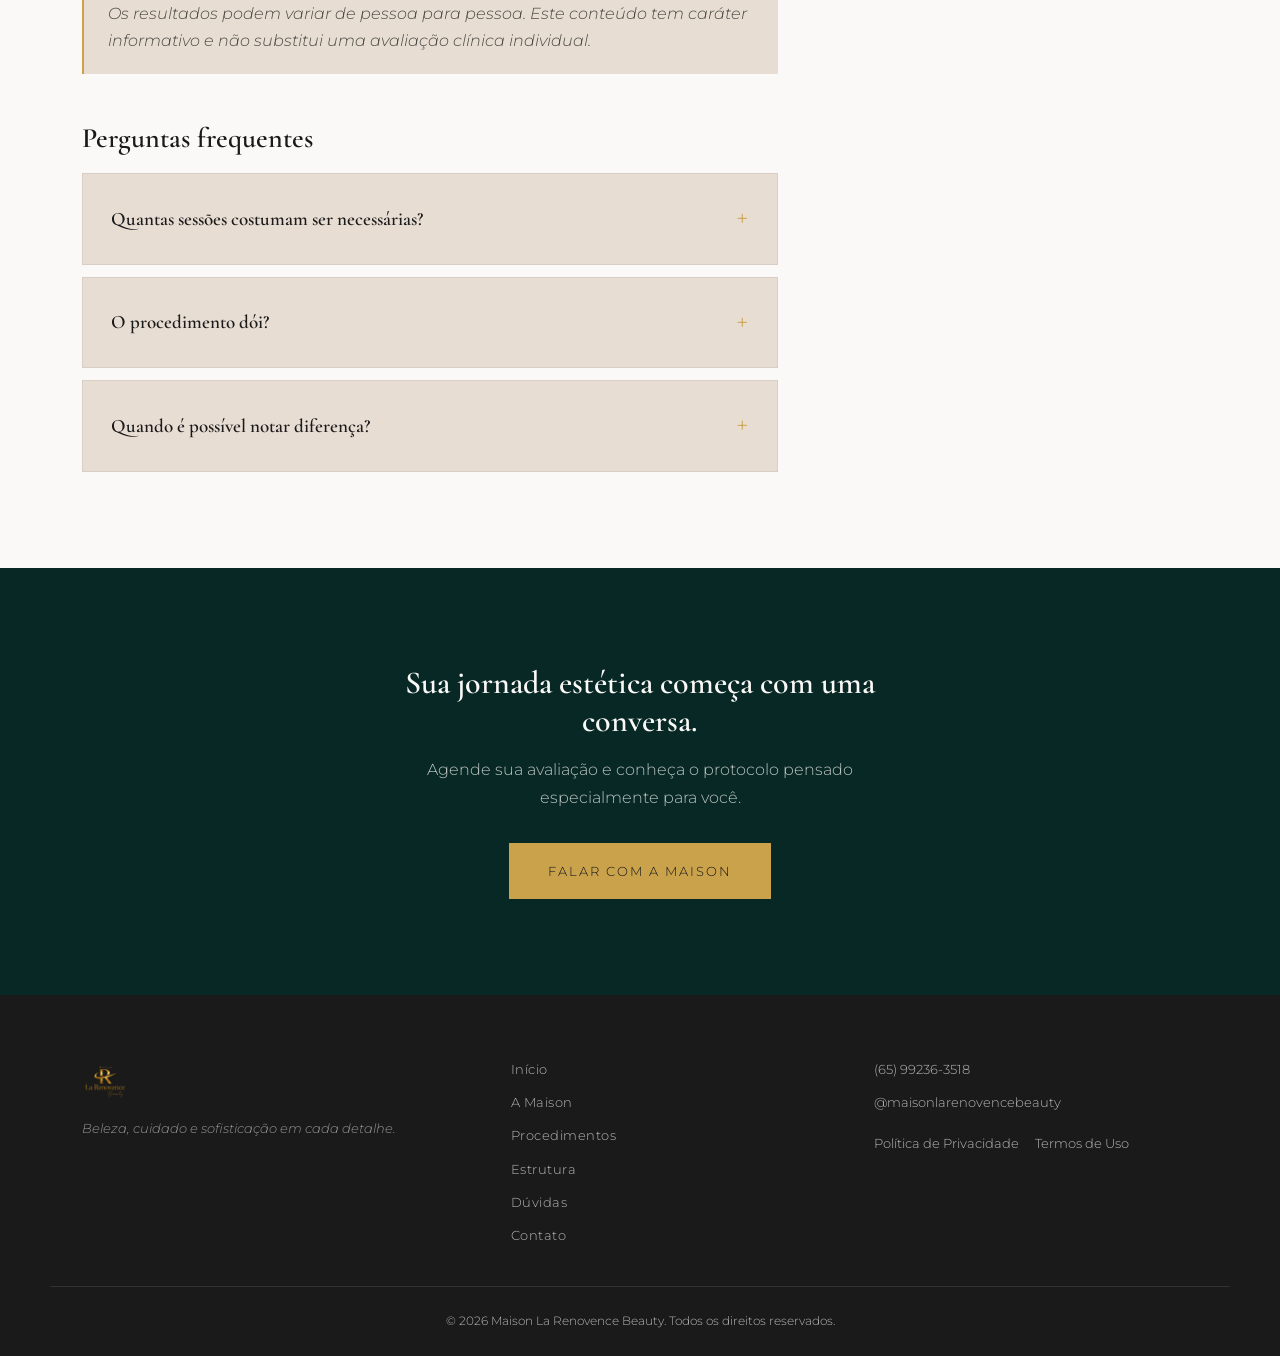
<file: procedimentos/tratamentos-capilares.html>
<!DOCTYPE html>
<html lang="pt-BR">
<head>
<meta charset="UTF-8">
<meta name="viewport" content="width=device-width, initial-scale=1.0">
<title>Tratamentos Capilares | Maison La Renovence Beauty</title>
<meta name="description" content="Tratamentos capilares na Maison La Renovence Beauty: estímulo à saúde capilar com tecnologia injetável avançada e acompanhamento especializado.">
<link rel="canonical" href="https://www.maisonlarenovencebeauty.com.br/procedimentos/tratamentos-capilares.html">
<link rel="icon" type="image/png" sizes="32x32" href="../images/logo/favicon-32.png">
<link rel="apple-touch-icon" sizes="192x192" href="../images/logo/favicon-192.png">
<meta property="og:type" content="website">
<meta property="og:locale" content="pt_BR">
<meta property="og:title" content="Tratamentos Capilares | Maison La Renovence Beauty">
<meta property="og:description" content="Estímulo à saúde capilar com tecnologia injetável avançada e acompanhamento especializado.">
<meta property="og:image" content="../images/procedimentos/tratamentos-capilares.jpg">
<link rel="preload" href="https://fonts.googleapis.com/css2?family=Cormorant+Garamond:ital,wght@0,500;0,600;0,700;1,500&family=Montserrat:wght@300;400;500;600&display=swap" as="style" onload="this.onload=null;this.rel='stylesheet'">
<noscript><link href="https://fonts.googleapis.com/css2?family=Cormorant+Garamond:ital,wght@0,500;0,600;0,700;1,500&family=Montserrat:wght@300;400;500;600&display=swap" rel="stylesheet"></noscript>
<link rel="stylesheet" href="../css/style.css">
<script type="application/ld+json">
{
  "@context": "https://schema.org",
  "@type": "FAQPage",
  "mainEntity": [
    {"@type": "Question", "name": "Quantas sessões costumam ser necessárias?", "acceptedAnswer": {"@type": "Answer", "text": "O protocolo costuma ser realizado em sessões espaçadas, com quantidade definida na avaliação do couro cabeludo."}},
    {"@type": "Question", "name": "O procedimento dói?", "acceptedAnswer": {"@type": "Answer", "text": "O desconforto costuma ser leve, semelhante a pequenas picadas na região do couro cabeludo."}},
    {"@type": "Question", "name": "Quando é possível notar diferença?", "acceptedAnswer": {"@type": "Answer", "text": "A resposta capilar é gradual e acompanhada ao longo das sessões, variando conforme cada pessoa."}}
  ]
}
</script>
</head>
<body>

<a href="#main-content" class="skip-link">Pular para o conteúdo</a>

<header class="site-header" id="siteHeader">
  <div class="container header-inner">
    <a href="../index.html#inicio" class="logo"><img src="../images/logo/logo-maison-la-renovence-beauty.png" alt="Maison La Renovence Beauty" class="logo-img"></a>
    <nav class="main-nav" id="mainNav" aria-label="Navegação principal">
      <a href="../index.html#inicio" class="nav-link">Início</a>
      <a href="../index.html#a-maison" class="nav-link">A Maison</a>
      <a href="../index.html#procedimentos" class="nav-link">Procedimentos</a>
      <a href="../index.html#estrutura" class="nav-link">Estrutura</a>
      <a href="../index.html#duvidas" class="nav-link">Dúvidas</a>
      <a href="../index.html#contato" class="nav-link">Contato</a>
      <a href="https://wa.me/5565992363518?text=Ol%C3%A1!%20Conheci%20a%20Maison%20La%20Renovence%20Beauty%20pelo%20site%20e%20gostaria%20de%20saber%20mais%20sobre%20os%20procedimentos%20e%20agendar%20uma%20avalia%C3%A7%C3%A3o." target="_blank" rel="noopener" class="nav-cta">Agende sua avaliação</a>
    </nav>
    <button class="nav-toggle" id="navToggle" aria-label="Abrir menu" aria-expanded="false">
      <span></span><span></span><span></span>
    </button>
  </div>
</header>

<main id="main-content">
  <div class="breadcrumb container">
    <ol>
      <li><a href="../index.html#inicio">Início</a></li>
      <li><a href="../index.html#procedimentos">Procedimentos</a></li>
      <li>Tratamentos Capilares</li>
    </ol>
  </div>

  <section class="procedure-hero">
    <img src="../images/procedimentos/tratamentos-capilares.jpg" alt="Tratamento capilar injetável realizado em clínica de estética">
    <div class="procedure-hero-overlay"></div>
    <div class="container procedure-hero-content">
      <p class="eyebrow">Terapia Capilar</p>
      <h1>Tratamentos Capilares</h1>
    </div>
  </section>

  <section class="procedure-body">
    <div class="container procedure-layout">
      <div class="procedure-main">
        <h2>Descrição</h2>
        <p>Nossos tratamentos capilares utilizam tecnologia injetável avançada, como o hairbooster, para estimular a saúde do couro cabeludo e o fortalecimento dos fios.</p>

        <h2>Principais benefícios</h2>
        <ul class="procedure-list">
          <li>Estímulo à saúde do couro cabeludo</li>
          <li>Fortalecimento dos fios</li>
          <li>Complemento a tratamentos tricológicos em curso</li>
          <li>Protocolo individualizado conforme sua necessidade</li>
        </ul>

        <h2>Para quem é indicado</h2>
        <p>Indicado para pessoas com queda capilar leve a moderada ou que desejam fortalecer os fios, sempre com avaliação prévia do couro cabeludo.</p>

        <h2>Como funciona</h2>
        <ol class="procedure-steps">
          <li>Avaliação do couro cabeludo e do histórico capilar</li>
          <li>Definição do protocolo e do número de sessões</li>
          <li>Aplicação da tecnologia injetável escolhida</li>
          <li>Orientações de cuidados domiciliares complementares</li>
        </ol>

        <p class="procedure-note">Os resultados podem variar de pessoa para pessoa. Este conteúdo tem caráter informativo e não substitui uma avaliação clínica individual.</p>

        <h2>Perguntas frequentes</h2>
        <div class="accordion procedure-faq">
          <details class="accordion-item">
            <summary>Quantas sessões costumam ser necessárias?</summary>
            <div class="accordion-content"><p>O protocolo costuma ser realizado em sessões espaçadas, com quantidade definida na avaliação do couro cabeludo.</p></div>
          </details>
          <details class="accordion-item">
            <summary>O procedimento dói?</summary>
            <div class="accordion-content"><p>O desconforto costuma ser leve, semelhante a pequenas picadas na região do couro cabeludo.</p></div>
          </details>
          <details class="accordion-item">
            <summary>Quando é possível notar diferença?</summary>
            <div class="accordion-content"><p>A resposta capilar é gradual e acompanhada ao longo das sessões, variando conforme cada pessoa.</p></div>
          </details>
        </div>
      </div>

      <aside class="procedure-sidebar">
        <h3>Vamos conversar?</h3>
        <p>Agende uma avaliação e descubra o protocolo mais indicado para o seu objetivo.</p>
        <a href="https://wa.me/5565992363518?text=Ol%C3%A1!%20Conheci%20a%20Maison%20La%20Renovence%20Beauty%20pelo%20site%20e%20gostaria%20de%20saber%20mais%20sobre%20os%20procedimentos%20e%20agendar%20uma%20avalia%C3%A7%C3%A3o." target="_blank" rel="noopener" class="btn btn-gold">Agende sua avaliação</a>

        <div class="procedure-related">
          <h4>Outros procedimentos</h4>
          <a href="tratamentos-corporais.html">Tratamentos Corporais</a>
          <a href="harmonizacao-glutea.html">Harmonização Glútea</a>
          <a href="skinbooster.html">Skinbooster</a>
        </div>
      </aside>
    </div>
  </section>

  <section class="procedure-cta">
    <div class="container">
      <h2>Sua jornada estética começa com uma conversa.</h2>
      <p>Agende sua avaliação e conheça o protocolo pensado especialmente para você.</p>
      <a href="https://wa.me/5565992363518?text=Ol%C3%A1!%20Conheci%20a%20Maison%20La%20Renovence%20Beauty%20pelo%20site%20e%20gostaria%20de%20saber%20mais%20sobre%20os%20procedimentos%20e%20agendar%20uma%20avalia%C3%A7%C3%A3o." target="_blank" rel="noopener" class="btn btn-gold">Falar com a Maison</a>
    </div>
  </section>
</main>

<footer class="site-footer">
  <div class="container footer-inner">
    <div class="footer-brand">
      <a href="../index.html#inicio" class="logo footer-logo"><img src="../images/logo/logo-maison-la-renovence-beauty.png" alt="Maison La Renovence Beauty" class="logo-img"></a>
      <p class="footer-tagline">Beleza, cuidado e sofisticação em cada detalhe.</p>
    </div>
    <nav class="footer-nav" aria-label="Menu rápido">
      <a href="../index.html#inicio">Início</a>
      <a href="../index.html#a-maison">A Maison</a>
      <a href="../index.html#procedimentos">Procedimentos</a>
      <a href="../index.html#estrutura">Estrutura</a>
      <a href="../index.html#duvidas">Dúvidas</a>
      <a href="../index.html#contato">Contato</a>
    </nav>
    <div class="footer-contact">
      <p><a href="https://wa.me/5565992363518" target="_blank" rel="noopener">(65) 99236-3518</a></p>
      <p><a href="https://www.instagram.com/maisonlarenovencebeauty/" target="_blank" rel="noopener">@maisonlarenovencebeauty</a></p>
      <p class="footer-legal-links">
        <a href="../politica-de-privacidade.html">Política de Privacidade</a>
        <a href="../termos-de-uso.html">Termos de Uso</a>
      </p>
    </div>
  </div>
  <p class="footer-copy">&copy; <span id="year"></span> Maison La Renovence Beauty. Todos os direitos reservados.</p>
</footer>

<a href="https://wa.me/5565992363518?text=Ol%C3%A1!%20Conheci%20a%20Maison%20La%20Renovence%20Beauty%20pelo%20site%20e%20gostaria%20de%20saber%20mais%20sobre%20os%20procedimentos%20e%20agendar%20uma%20avalia%C3%A7%C3%A3o." target="_blank" rel="noopener" class="whatsapp-float" aria-label="Fale conosco pelo WhatsApp">
  <span class="whatsapp-icon"></span>
</a>

<script src="../js/script.js"></script>
</body>
</html>
</file>
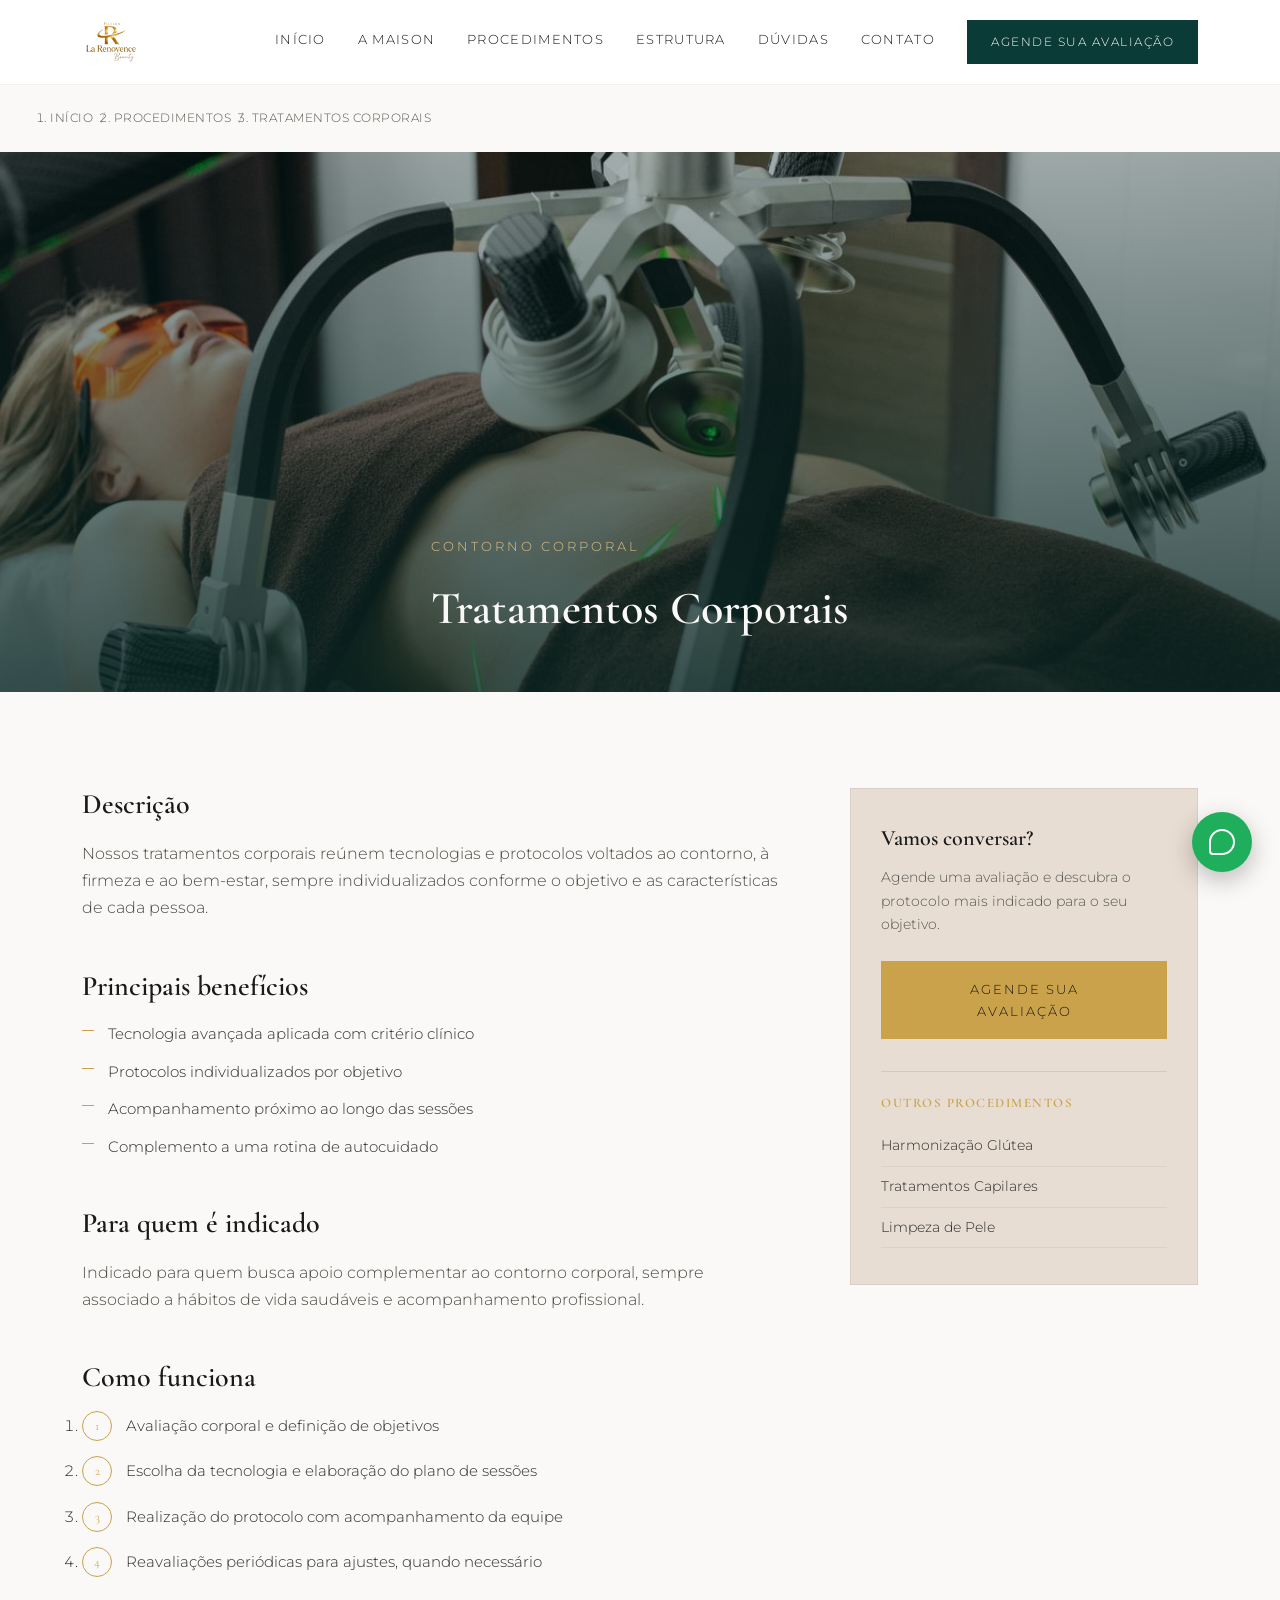
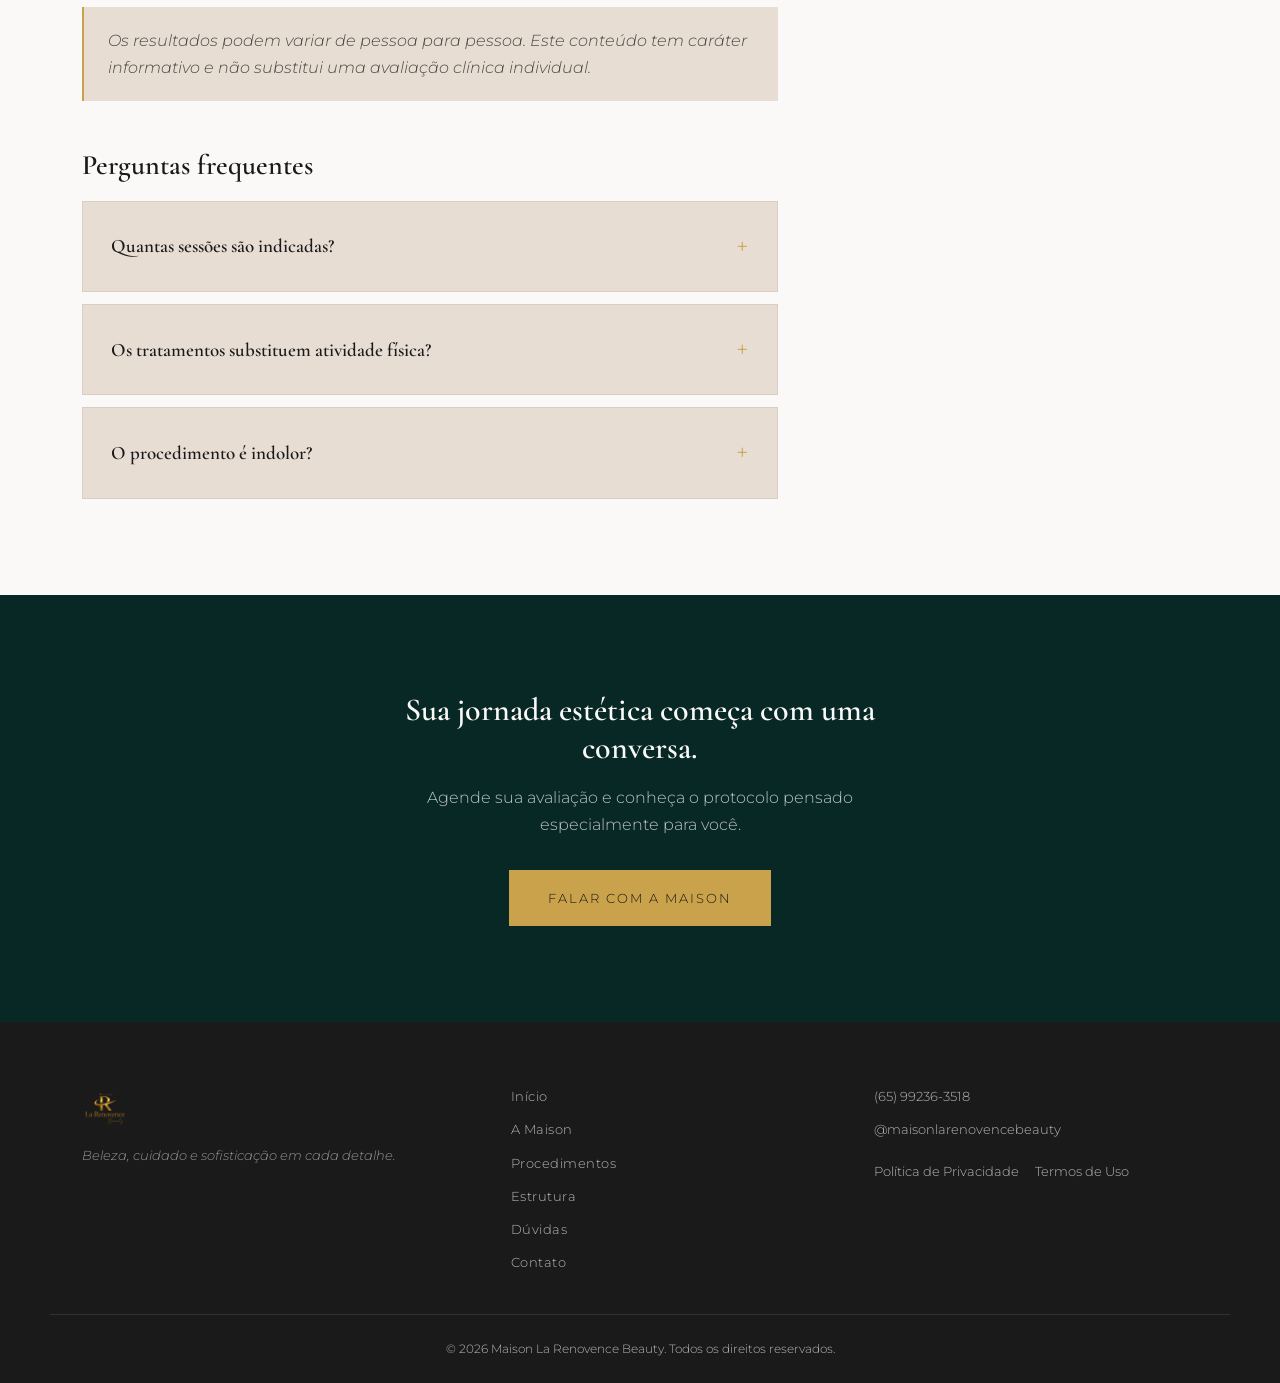
<file: procedimentos/tratamentos-corporais.html>
<!DOCTYPE html>
<html lang="pt-BR">
<head>
<meta charset="UTF-8">
<meta name="viewport" content="width=device-width, initial-scale=1.0">
<title>Tratamentos Corporais | Maison La Renovence Beauty</title>
<meta name="description" content="Tratamentos corporais na Maison La Renovence Beauty: tecnologia avançada aliada a protocolos individualizados para contorno e bem-estar corporal.">
<link rel="canonical" href="https://www.maisonlarenovencebeauty.com.br/procedimentos/tratamentos-corporais.html">
<link rel="icon" type="image/png" sizes="32x32" href="../images/logo/favicon-32.png">
<link rel="apple-touch-icon" sizes="192x192" href="../images/logo/favicon-192.png">
<meta property="og:type" content="website">
<meta property="og:locale" content="pt_BR">
<meta property="og:title" content="Tratamentos Corporais | Maison La Renovence Beauty">
<meta property="og:description" content="Tecnologia avançada aliada a protocolos individualizados para contorno e bem-estar corporal.">
<meta property="og:image" content="../images/procedimentos/tratamentos-corporais.jpg">
<link rel="preload" href="https://fonts.googleapis.com/css2?family=Cormorant+Garamond:ital,wght@0,500;0,600;0,700;1,500&family=Montserrat:wght@300;400;500;600&display=swap" as="style" onload="this.onload=null;this.rel='stylesheet'">
<noscript><link href="https://fonts.googleapis.com/css2?family=Cormorant+Garamond:ital,wght@0,500;0,600;0,700;1,500&family=Montserrat:wght@300;400;500;600&display=swap" rel="stylesheet"></noscript>
<link rel="stylesheet" href="../css/style.css">
<script type="application/ld+json">
{
  "@context": "https://schema.org",
  "@type": "FAQPage",
  "mainEntity": [
    {"@type": "Question", "name": "Quantas sessões são indicadas?", "acceptedAnswer": {"@type": "Answer", "text": "O número de sessões varia conforme o objetivo e a tecnologia utilizada, sendo definido individualmente na avaliação."}},
    {"@type": "Question", "name": "Os tratamentos substituem atividade física?", "acceptedAnswer": {"@type": "Answer", "text": "Não. Os tratamentos corporais são um complemento e apresentam melhores resultados quando associados a hábitos de vida saudáveis."}},
    {"@type": "Question", "name": "O procedimento é indolor?", "acceptedAnswer": {"@type": "Answer", "text": "A maioria dos protocolos é bem tolerada, com sensações que variam conforme a tecnologia aplicada e a sensibilidade individual."}}
  ]
}
</script>
</head>
<body>

<a href="#main-content" class="skip-link">Pular para o conteúdo</a>

<header class="site-header" id="siteHeader">
  <div class="container header-inner">
    <a href="../index.html#inicio" class="logo"><img src="../images/logo/logo-maison-la-renovence-beauty.png" alt="Maison La Renovence Beauty" class="logo-img"></a>
    <nav class="main-nav" id="mainNav" aria-label="Navegação principal">
      <a href="../index.html#inicio" class="nav-link">Início</a>
      <a href="../index.html#a-maison" class="nav-link">A Maison</a>
      <a href="../index.html#procedimentos" class="nav-link">Procedimentos</a>
      <a href="../index.html#estrutura" class="nav-link">Estrutura</a>
      <a href="../index.html#duvidas" class="nav-link">Dúvidas</a>
      <a href="../index.html#contato" class="nav-link">Contato</a>
      <a href="https://wa.me/5565992363518?text=Ol%C3%A1!%20Conheci%20a%20Maison%20La%20Renovence%20Beauty%20pelo%20site%20e%20gostaria%20de%20saber%20mais%20sobre%20os%20procedimentos%20e%20agendar%20uma%20avalia%C3%A7%C3%A3o." target="_blank" rel="noopener" class="nav-cta">Agende sua avaliação</a>
    </nav>
    <button class="nav-toggle" id="navToggle" aria-label="Abrir menu" aria-expanded="false">
      <span></span><span></span><span></span>
    </button>
  </div>
</header>

<main id="main-content">
  <div class="breadcrumb container">
    <ol>
      <li><a href="../index.html#inicio">Início</a></li>
      <li><a href="../index.html#procedimentos">Procedimentos</a></li>
      <li>Tratamentos Corporais</li>
    </ol>
  </div>

  <section class="procedure-hero">
    <img src="../images/procedimentos/tratamentos-corporais.jpg" alt="Tecnologia utilizada em tratamentos corporais estéticos">
    <div class="procedure-hero-overlay"></div>
    <div class="container procedure-hero-content">
      <p class="eyebrow">Contorno Corporal</p>
      <h1>Tratamentos Corporais</h1>
    </div>
  </section>

  <section class="procedure-body">
    <div class="container procedure-layout">
      <div class="procedure-main">
        <h2>Descrição</h2>
        <p>Nossos tratamentos corporais reúnem tecnologias e protocolos voltados ao contorno, à firmeza e ao bem-estar, sempre individualizados conforme o objetivo e as características de cada pessoa.</p>

        <h2>Principais benefícios</h2>
        <ul class="procedure-list">
          <li>Tecnologia avançada aplicada com critério clínico</li>
          <li>Protocolos individualizados por objetivo</li>
          <li>Acompanhamento próximo ao longo das sessões</li>
          <li>Complemento a uma rotina de autocuidado</li>
        </ul>

        <h2>Para quem é indicado</h2>
        <p>Indicado para quem busca apoio complementar ao contorno corporal, sempre associado a hábitos de vida saudáveis e acompanhamento profissional.</p>

        <h2>Como funciona</h2>
        <ol class="procedure-steps">
          <li>Avaliação corporal e definição de objetivos</li>
          <li>Escolha da tecnologia e elaboração do plano de sessões</li>
          <li>Realização do protocolo com acompanhamento da equipe</li>
          <li>Reavaliações periódicas para ajustes, quando necessário</li>
        </ol>

        <p class="procedure-note">Os resultados podem variar de pessoa para pessoa. Este conteúdo tem caráter informativo e não substitui uma avaliação clínica individual.</p>

        <h2>Perguntas frequentes</h2>
        <div class="accordion procedure-faq">
          <details class="accordion-item">
            <summary>Quantas sessões são indicadas?</summary>
            <div class="accordion-content"><p>O número de sessões varia conforme o objetivo e a tecnologia utilizada, sendo definido individualmente na avaliação.</p></div>
          </details>
          <details class="accordion-item">
            <summary>Os tratamentos substituem atividade física?</summary>
            <div class="accordion-content"><p>Não. Os tratamentos corporais são um complemento e apresentam melhores resultados quando associados a hábitos de vida saudáveis.</p></div>
          </details>
          <details class="accordion-item">
            <summary>O procedimento é indolor?</summary>
            <div class="accordion-content"><p>A maioria dos protocolos é bem tolerada, com sensações que variam conforme a tecnologia aplicada e a sensibilidade individual.</p></div>
          </details>
        </div>
      </div>

      <aside class="procedure-sidebar">
        <h3>Vamos conversar?</h3>
        <p>Agende uma avaliação e descubra o protocolo mais indicado para o seu objetivo.</p>
        <a href="https://wa.me/5565992363518?text=Ol%C3%A1!%20Conheci%20a%20Maison%20La%20Renovence%20Beauty%20pelo%20site%20e%20gostaria%20de%20saber%20mais%20sobre%20os%20procedimentos%20e%20agendar%20uma%20avalia%C3%A7%C3%A3o." target="_blank" rel="noopener" class="btn btn-gold">Agende sua avaliação</a>

        <div class="procedure-related">
          <h4>Outros procedimentos</h4>
          <a href="harmonizacao-glutea.html">Harmonização Glútea</a>
          <a href="tratamentos-capilares.html">Tratamentos Capilares</a>
          <a href="limpeza-de-pele.html">Limpeza de Pele</a>
        </div>
      </aside>
    </div>
  </section>

  <section class="procedure-cta">
    <div class="container">
      <h2>Sua jornada estética começa com uma conversa.</h2>
      <p>Agende sua avaliação e conheça o protocolo pensado especialmente para você.</p>
      <a href="https://wa.me/5565992363518?text=Ol%C3%A1!%20Conheci%20a%20Maison%20La%20Renovence%20Beauty%20pelo%20site%20e%20gostaria%20de%20saber%20mais%20sobre%20os%20procedimentos%20e%20agendar%20uma%20avalia%C3%A7%C3%A3o." target="_blank" rel="noopener" class="btn btn-gold">Falar com a Maison</a>
    </div>
  </section>
</main>

<footer class="site-footer">
  <div class="container footer-inner">
    <div class="footer-brand">
      <a href="../index.html#inicio" class="logo footer-logo"><img src="../images/logo/logo-maison-la-renovence-beauty.png" alt="Maison La Renovence Beauty" class="logo-img"></a>
      <p class="footer-tagline">Beleza, cuidado e sofisticação em cada detalhe.</p>
    </div>
    <nav class="footer-nav" aria-label="Menu rápido">
      <a href="../index.html#inicio">Início</a>
      <a href="../index.html#a-maison">A Maison</a>
      <a href="../index.html#procedimentos">Procedimentos</a>
      <a href="../index.html#estrutura">Estrutura</a>
      <a href="../index.html#duvidas">Dúvidas</a>
      <a href="../index.html#contato">Contato</a>
    </nav>
    <div class="footer-contact">
      <p><a href="https://wa.me/5565992363518" target="_blank" rel="noopener">(65) 99236-3518</a></p>
      <p><a href="https://www.instagram.com/maisonlarenovencebeauty/" target="_blank" rel="noopener">@maisonlarenovencebeauty</a></p>
      <p class="footer-legal-links">
        <a href="../politica-de-privacidade.html">Política de Privacidade</a>
        <a href="../termos-de-uso.html">Termos de Uso</a>
      </p>
    </div>
  </div>
  <p class="footer-copy">&copy; <span id="year"></span> Maison La Renovence Beauty. Todos os direitos reservados.</p>
</footer>

<a href="https://wa.me/5565992363518?text=Ol%C3%A1!%20Conheci%20a%20Maison%20La%20Renovence%20Beauty%20pelo%20site%20e%20gostaria%20de%20saber%20mais%20sobre%20os%20procedimentos%20e%20agendar%20uma%20avalia%C3%A7%C3%A3o." target="_blank" rel="noopener" class="whatsapp-float" aria-label="Fale conosco pelo WhatsApp">
  <span class="whatsapp-icon"></span>
</a>

<script src="../js/script.js"></script>
</body>
</html>
</file>
<file: css/style.css>
:root {
  --color-emerald: #0b3b36;
  --color-emerald-dark: #082825;
  --color-gold: #c9a24b;
  --color-gold-light: #ddc088;
  --color-nude: #e8ddd3;
  --color-white: #faf9f7;
  --color-black: #1a1a1a;
  --color-text: #2b2b28;
  --color-text-soft: #565650;

  --font-serif: "Cormorant Garamond", Georgia, serif;
  --font-sans: "Montserrat", Arial, sans-serif;

  --container-width: 1180px;
  --transition: 0.35s ease;
  --transition-slow: 0.6s ease;
}

* {
  margin: 0;
  padding: 0;
  box-sizing: border-box;
}

html {
  scroll-behavior: smooth;
}

body {
  font-family: var(--font-sans);
  color: var(--color-text);
  background: var(--color-white);
  line-height: 1.7;
  font-weight: 300;
}

h1, h2, h3, h4, blockquote {
  font-family: var(--font-serif);
  font-weight: 600;
  color: var(--color-black);
  line-height: 1.2;
}

a {
  text-decoration: none;
  color: inherit;
}

ul {
  list-style: none;
}

img {
  max-width: 100%;
  display: block;
}

.container {
  max-width: var(--container-width);
  margin: 0 auto;
  padding: 0 32px;
}

.skip-link {
  position: absolute;
  left: -9999px;
  top: 0;
  background: var(--color-emerald);
  color: var(--color-white);
  padding: 14px 24px;
  z-index: 1000;
}

.skip-link:focus {
  left: 16px;
  top: 16px;
}

/* Scroll reveal */
.reveal {
  opacity: 0;
  transform: translateY(28px);
  transition: opacity 0.8s ease, transform 0.8s ease;
}

.reveal.is-visible {
  opacity: 1;
  transform: translateY(0);
}

@media (prefers-reduced-motion: reduce) {
  .reveal {
    opacity: 1;
    transform: none;
    transition: none;
  }
}

/* Buttons */
.btn {
  display: inline-block;
  padding: 16px 38px;
  font-family: var(--font-sans);
  font-size: 13px;
  letter-spacing: 2px;
  text-transform: uppercase;
  border: 1px solid transparent;
  cursor: pointer;
  transition: var(--transition);
}

.btn-gold {
  background: var(--color-gold);
  color: var(--color-black);
  border-color: var(--color-gold);
}

.btn-gold:hover {
  background: transparent;
  color: var(--color-gold);
  border-color: var(--color-gold);
  transform: translateY(-2px);
}

.btn-outline {
  background: transparent;
  color: var(--color-emerald);
  border-color: var(--color-emerald);
}

.btn-outline:hover {
  background: var(--color-emerald);
  color: var(--color-white);
  transform: translateY(-2px);
}

.btn-outline-light {
  background: transparent;
  color: var(--color-white);
  border-color: rgba(250, 249, 247, 0.6);
}

.btn-outline-light:hover {
  background: rgba(250, 249, 247, 0.12);
  border-color: var(--color-white);
  transform: translateY(-2px);
}

.center-cta {
  text-align: center;
  margin-top: 56px;
}

.text-link {
  display: inline-block;
  margin-top: 12px;
  font-size: 13px;
  letter-spacing: 1px;
  text-transform: uppercase;
  color: var(--color-gold);
  border-bottom: 1px solid var(--color-gold);
  padding-bottom: 2px;
  transition: var(--transition);
}

.text-link:hover {
  color: var(--color-emerald);
  border-color: var(--color-emerald);
}

/* Header */
.site-header {
  position: fixed;
  top: 0;
  left: 0;
  right: 0;
  z-index: 100;
  background: #ffffff;
  border-bottom: 1px solid rgba(26, 26, 26, 0.06);
  transition: box-shadow var(--transition);
}

.header-inner {
  display: flex;
  align-items: center;
  justify-content: space-between;
  height: 84px;
}

.logo {
  font-family: var(--font-serif);
  font-size: 22px;
  font-weight: 600;
  color: var(--color-black);
  letter-spacing: 0.5px;
  display: flex;
  align-items: center;
}

.logo span {
  color: var(--color-gold);
  font-style: italic;
}

.logo-img {
  height: 58px;
  width: auto;
  display: block;
}

.footer-logo .logo-img {
  height: 46px;
}

.main-nav {
  display: flex;
  align-items: center;
  gap: 32px;
}

.nav-link {
  font-size: 12.5px;
  letter-spacing: 1.3px;
  text-transform: uppercase;
  color: var(--color-black);
  position: relative;
  padding-bottom: 4px;
  white-space: nowrap;
}

.nav-link::after {
  content: "";
  position: absolute;
  left: 0;
  bottom: 0;
  width: 0;
  height: 1px;
  background: var(--color-gold);
  transition: var(--transition);
}

.nav-link:hover::after {
  width: 100%;
}

.nav-cta {
  font-size: 12px;
  letter-spacing: 1.5px;
  text-transform: uppercase;
  background: var(--color-emerald);
  color: var(--color-white);
  padding: 12px 24px;
  white-space: nowrap;
  transition: var(--transition);
}

.nav-cta:hover {
  background: var(--color-emerald-dark);
  transform: translateY(-2px);
}

.nav-toggle {
  display: none;
  flex-direction: column;
  gap: 5px;
  background: none;
  border: none;
  cursor: pointer;
  padding: 8px;
}

.nav-toggle span {
  width: 24px;
  height: 1px;
  background: var(--color-black);
  transition: var(--transition);
}

/* Breadcrumb */
.breadcrumb {
  padding: 108px 0 24px;
}

.breadcrumb ol {
  display: flex;
  flex-wrap: wrap;
  gap: 8px;
  font-size: 12px;
  letter-spacing: 0.5px;
  text-transform: uppercase;
  color: var(--color-text-soft);
}

.breadcrumb a {
  color: var(--color-text-soft);
  border-bottom: 1px solid transparent;
}

.breadcrumb a:hover {
  color: var(--color-gold);
  border-color: var(--color-gold);
}

.breadcrumb li:not(:last-child)::after {
  content: "/";
  margin-left: 8px;
  color: rgba(26,26,26,0.3);
}

/* Hero */
.hero {
  position: relative;
  min-height: 100vh;
  display: flex;
  align-items: flex-end;
  overflow: hidden;
}

.hero-media {
  position: absolute;
  inset: 0;
  z-index: 0;
}

.hero-media img {
  width: 100%;
  height: 100%;
  object-fit: cover;
  object-position: center 20%;
}

.hero-overlay {
  position: absolute;
  inset: 0;
  background: linear-gradient(180deg, rgba(8,40,37,0.55) 0%, rgba(8,40,37,0.35) 40%, rgba(8,40,37,0.75) 100%);
}

.hero-content {
  position: relative;
  z-index: 2;
  max-width: 720px;
  color: var(--color-white);
  padding-bottom: 120px;
}

.eyebrow {
  font-size: 13px;
  letter-spacing: 3px;
  text-transform: uppercase;
  color: var(--color-gold-light);
  margin-bottom: 24px;
}

.hero h1 {
  font-size: 56px;
  color: var(--color-white);
  margin-bottom: 24px;
}

.hero-subtitle {
  font-size: 18px;
  font-weight: 300;
  color: rgba(250, 249, 247, 0.9);
  max-width: 540px;
  margin-bottom: 40px;
}

.hero-actions {
  display: flex;
  gap: 20px;
  flex-wrap: wrap;
}

.scroll-indicator {
  position: absolute;
  bottom: 36px;
  left: 50%;
  transform: translateX(-50%);
  z-index: 2;
}

.scroll-indicator span {
  display: block;
  width: 1px;
  height: 50px;
  background: linear-gradient(var(--color-gold), transparent);
}

/* Section heading */
.section-heading {
  text-align: center;
  max-width: 640px;
  margin: 0 auto 64px;
}

.section-kicker {
  display: inline-block;
  font-size: 12px;
  letter-spacing: 2.5px;
  text-transform: uppercase;
  color: var(--color-gold);
  margin-bottom: 14px;
}

.section-heading h2 {
  font-size: 38px;
}

.section-lede {
  margin-top: 16px;
  font-size: 16px;
  color: var(--color-text-soft);
}

/* Maison / About */
.maison {
  padding: 120px 0;
}

.maison-intro {
  max-width: 720px;
  margin: 0 auto 64px;
  text-align: center;
}

.maison-intro p {
  font-size: 17px;
  color: #4a4a44;
  margin-bottom: 18px;
}

.maison-gallery {
  display: grid;
  grid-template-columns: 1.3fr 1fr;
  gap: 24px;
  margin-bottom: 120px;
}

.maison-gallery-media {
  overflow: hidden;
  height: 420px;
  border: 1px solid rgba(26,26,26,0.08);
}

.maison-gallery-media--tall {
  height: 420px;
}

.maison-gallery-media img {
  width: 100%;
  height: 100%;
  object-fit: cover;
  transition: transform var(--transition-slow);
}

.maison-gallery-media:hover img {
  transform: scale(1.04);
}

.specialist {
  display: grid;
  grid-template-columns: 1.1fr 1fr;
  gap: 72px;
  align-items: center;
}

.specialist-media {
  height: 560px;
  overflow: hidden;
}

.specialist-media img {
  width: 100%;
  height: 100%;
  object-fit: cover;
  object-position: top center;
}

.specialist-text h3 {
  font-size: 38px;
  margin: 8px 0 4px;
}

.specialist-title {
  font-size: 14px;
  letter-spacing: 1.5px;
  text-transform: uppercase;
  color: var(--color-gold);
  margin-bottom: 24px;
}

.specialist-text p {
  font-size: 16px;
  color: #4a4a44;
  margin-bottom: 18px;
}

.specialist-list {
  margin-top: 24px;
  display: flex;
  flex-direction: column;
  gap: 12px;
}

.specialist-list li {
  font-size: 14px;
  padding-left: 26px;
  position: relative;
  color: var(--color-black);
}

.specialist-list li::before {
  content: "";
  position: absolute;
  left: 0;
  top: 8px;
  width: 12px;
  height: 1px;
  background: var(--color-gold);
}

/* Procedures */
.procedures {
  padding: 120px 0;
  background: var(--color-nude);
}

.procedures-grid {
  display: grid;
  grid-template-columns: repeat(4, 1fr);
  gap: 28px;
}

.procedure-card {
  background: var(--color-white);
  border: 1px solid rgba(26,26,26,0.08);
  transition: var(--transition);
  display: flex;
  flex-direction: column;
}

.procedure-card:hover {
  border-color: var(--color-gold);
  box-shadow: 0 16px 40px rgba(11,59,54,0.1);
  transform: translateY(-4px);
}

.procedure-card-media {
  display: block;
  height: 200px;
  overflow: hidden;
}

.procedure-card-media img {
  width: 100%;
  height: 100%;
  object-fit: cover;
  transition: transform var(--transition-slow);
}

.procedure-card:hover .procedure-card-media img {
  transform: scale(1.06);
}

.procedure-card-body {
  padding: 24px 24px 28px;
  flex: 1;
  display: flex;
  flex-direction: column;
}

.procedure-card-body h3 {
  font-size: 21px;
  margin-bottom: 10px;
}

.procedure-card-body h3 a:hover {
  color: var(--color-gold);
}

.procedure-card-body p {
  font-size: 14px;
  color: var(--color-text-soft);
  flex: 1;
}

/* Experience / Estrutura */
.experience {
  padding: 120px 0;
}

.experience-media {
  height: 480px;
  overflow: hidden;
  margin-bottom: 64px;
  border: 1px solid rgba(26,26,26,0.08);
}

.experience-media img {
  width: 100%;
  height: 100%;
  object-fit: cover;
}

.experience-grid {
  display: grid;
  grid-template-columns: repeat(5, 1fr);
  gap: 32px;
}

.experience-item {
  text-align: center;
}

.experience-icon {
  width: 52px;
  height: 52px;
  margin: 0 auto 18px;
  border: 1px solid var(--color-gold);
  border-radius: 50%;
  position: relative;
}

.experience-icon::before {
  content: "";
  position: absolute;
  inset: 14px;
  background: var(--color-gold);
  border-radius: 50%;
  opacity: 0.6;
}

.experience-item h3 {
  font-size: 18px;
  margin-bottom: 8px;
}

.experience-item p {
  font-size: 13.5px;
  color: var(--color-text-soft);
}

/* Testimonials */
.testimonials {
  padding: 120px 0;
  background: var(--color-white);
}

.testimonial-carousel {
  max-width: 760px;
  margin: 0 auto;
}

.testimonial-track {
  position: relative;
  min-height: 200px;
}

.testimonial-slide {
  position: absolute;
  inset: 0;
  text-align: center;
  opacity: 0;
  transform: translateX(24px);
  transition: opacity 0.5s ease, transform 0.5s ease;
  pointer-events: none;
}

.testimonial-slide.is-active {
  position: relative;
  opacity: 1;
  transform: translateX(0);
  pointer-events: auto;
}

.testimonial-slide p {
  font-family: var(--font-serif);
  font-size: 26px;
  font-style: italic;
  color: var(--color-emerald);
  line-height: 1.5;
  margin-bottom: 20px;
}

.testimonial-slide cite {
  font-style: normal;
  font-size: 12px;
  letter-spacing: 1.5px;
  text-transform: uppercase;
  color: var(--color-gold);
}

.testimonial-controls {
  display: flex;
  align-items: center;
  justify-content: center;
  gap: 24px;
  margin-top: 40px;
}

.testimonial-arrow {
  width: 44px;
  height: 44px;
  border: 1px solid rgba(26,26,26,0.15);
  background: transparent;
  border-radius: 50%;
  cursor: pointer;
  font-size: 16px;
  color: var(--color-black);
  transition: var(--transition);
}

.testimonial-arrow:hover {
  border-color: var(--color-gold);
  color: var(--color-gold);
}

.testimonial-dots {
  display: flex;
  gap: 10px;
}

.testimonial-dot {
  width: 8px;
  height: 8px;
  border-radius: 50%;
  border: 1px solid var(--color-gold);
  background: transparent;
  cursor: pointer;
  padding: 0;
}

.testimonial-dot.is-active {
  background: var(--color-gold);
}

/* FAQ / Accordion */
.faq {
  padding: 120px 0;
  background: var(--color-nude);
}

.accordion {
  max-width: 780px;
  margin: 0 auto;
  display: flex;
  flex-direction: column;
  gap: 12px;
}

.accordion-item {
  background: var(--color-white);
  border: 1px solid rgba(26,26,26,0.08);
  padding: 4px 28px;
}

.accordion-item summary {
  list-style: none;
  cursor: pointer;
  padding: 22px 0;
  font-family: var(--font-serif);
  font-size: 19px;
  font-weight: 600;
  color: var(--color-black);
  display: flex;
  justify-content: space-between;
  align-items: center;
  gap: 16px;
}

.accordion-item summary::-webkit-details-marker {
  display: none;
}

.accordion-item summary::after {
  content: "+";
  font-family: var(--font-sans);
  font-size: 22px;
  font-weight: 300;
  color: var(--color-gold);
  flex-shrink: 0;
  transition: transform var(--transition);
}

.accordion-item[open] summary::after {
  transform: rotate(45deg);
}

.accordion-content {
  padding-bottom: 24px;
}

.accordion-content p {
  font-size: 15px;
  color: var(--color-text-soft);
}

.procedure-faq .accordion-item {
  background: var(--color-nude);
}

/* Contact */
.contact {
  padding: 120px 0;
  background: var(--color-emerald-dark);
  color: var(--color-white);
}

.contact-grid {
  display: grid;
  grid-template-columns: 1.1fr 1fr;
  gap: 72px;
}

.contact h2 {
  color: var(--color-white);
  font-size: 36px;
  margin: 8px 0 20px;
}

.contact-info-wrap > p {
  color: rgba(250,249,247,0.8);
  font-size: 15px;
  max-width: 480px;
  margin-bottom: 40px;
}

.contact-info-block {
  margin-bottom: 30px;
}

.contact-info-block h3 {
  color: var(--color-gold);
  font-size: 19px;
  margin-bottom: 8px;
}

.contact-info-block p,
.contact-info-block a {
  font-size: 14px;
  color: rgba(250,249,247,0.85);
}

.contact-info-block a:hover {
  color: var(--color-gold);
}

.contact-actions {
  display: flex;
  gap: 16px;
  flex-wrap: wrap;
  margin-top: 32px;
}

.contact .btn-outline {
  color: var(--color-white);
  border-color: rgba(250,249,247,0.5);
}

.contact .btn-outline:hover {
  background: var(--color-white);
  color: var(--color-emerald-dark);
}

.contact-map {
  min-height: 360px;
}

.contact-map iframe {
  width: 100%;
  height: 100%;
  min-height: 360px;
  border: 0;
  filter: grayscale(0.2);
}

/* Footer */
.site-footer {
  background: var(--color-black);
  color: rgba(250,249,247,0.7);
  padding: 64px 0 24px;
}

.footer-inner {
  display: grid;
  grid-template-columns: 1.2fr 1fr 1fr;
  gap: 40px;
  max-width: var(--container-width);
  margin: 0 auto;
  padding: 0 32px 40px;
  border-bottom: 1px solid rgba(250,249,247,0.1);
}

.footer-logo {
  color: var(--color-white);
  font-size: 20px;
  margin-bottom: 12px;
}

.footer-tagline {
  font-size: 13px;
  color: rgba(250,249,247,0.55);
  font-style: italic;
}

.footer-nav {
  display: flex;
  flex-direction: column;
  gap: 12px;
}

.footer-nav a {
  font-size: 12.5px;
  letter-spacing: 0.5px;
}

.footer-nav a:hover,
.footer-contact a:hover {
  color: var(--color-gold-light);
}

.footer-contact {
  display: flex;
  flex-direction: column;
  gap: 12px;
}

.footer-contact p {
  font-size: 12.5px;
}

.footer-legal-links {
  display: flex;
  gap: 16px;
  margin-top: 8px;
}

.footer-copy {
  text-align: center;
  font-size: 12px;
  padding-top: 24px;
}

/* WhatsApp floating button */
.whatsapp-float {
  position: fixed;
  bottom: 28px;
  right: 28px;
  width: 60px;
  height: 60px;
  background: #1fae5c;
  border-radius: 50%;
  display: flex;
  align-items: center;
  justify-content: center;
  box-shadow: 0 8px 24px rgba(0,0,0,0.25);
  z-index: 200;
  transition: var(--transition);
}

.whatsapp-float:hover {
  transform: scale(1.08);
}

.whatsapp-icon {
  width: 26px;
  height: 26px;
  position: relative;
}

.whatsapp-icon::before {
  content: "";
  position: absolute;
  inset: 0;
  border: 2px solid #fff;
  border-radius: 50% 50% 50% 4px;
}

/* Procedure detail page */
.procedure-hero {
  position: relative;
  height: 60vh;
  min-height: 420px;
  display: flex;
  align-items: flex-end;
  overflow: hidden;
}

.procedure-hero img {
  position: absolute;
  inset: 0;
  width: 100%;
  height: 100%;
  object-fit: cover;
}

.procedure-hero-overlay {
  position: absolute;
  inset: 0;
  background: linear-gradient(180deg, rgba(8,40,37,0.35) 0%, rgba(8,40,37,0.8) 100%);
}

.procedure-hero-content {
  position: relative;
  z-index: 2;
  color: var(--color-white);
  padding-bottom: 56px;
}

.procedure-hero-content h1 {
  color: var(--color-white);
  font-size: 46px;
  max-width: 700px;
}

.procedure-body {
  padding: 96px 0;
}

.procedure-layout {
  display: grid;
  grid-template-columns: 2fr 1fr;
  gap: 72px;
}

.procedure-main h2 {
  font-size: 28px;
  margin: 48px 0 18px;
}

.procedure-main h2:first-child {
  margin-top: 0;
}

.procedure-main p {
  font-size: 16px;
  color: #4a4a44;
  margin-bottom: 16px;
}

.procedure-list {
  display: flex;
  flex-direction: column;
  gap: 12px;
  margin-top: 4px;
}

.procedure-list li {
  font-size: 15px;
  padding-left: 26px;
  position: relative;
  color: var(--color-text);
}

.procedure-list li::before {
  content: "";
  position: absolute;
  left: 0;
  top: 9px;
  width: 12px;
  height: 1px;
  background: var(--color-gold);
}

.procedure-steps {
  counter-reset: step;
  display: flex;
  flex-direction: column;
  gap: 20px;
  margin-top: 4px;
}

.procedure-steps li {
  padding-left: 44px;
  position: relative;
  font-size: 15px;
  color: var(--color-text);
}

.procedure-steps li::before {
  counter-increment: step;
  content: counter(step);
  position: absolute;
  left: 0;
  top: -2px;
  width: 28px;
  height: 28px;
  border: 1px solid var(--color-gold);
  border-radius: 50%;
  display: flex;
  align-items: center;
  justify-content: center;
  font-family: var(--font-serif);
  font-size: 13px;
  color: var(--color-gold);
}

.procedure-note {
  margin-top: 32px;
  padding: 20px 24px;
  border-left: 2px solid var(--color-gold);
  background: var(--color-nude);
  font-size: 13.5px;
  color: var(--color-text-soft);
  font-style: italic;
}

.procedure-sidebar {
  align-self: start;
  position: sticky;
  top: 110px;
  background: var(--color-nude);
  padding: 36px 30px;
  border: 1px solid rgba(26,26,26,0.08);
}

.procedure-sidebar h3 {
  font-size: 22px;
  margin-bottom: 14px;
}

.procedure-sidebar p {
  font-size: 14px;
  color: var(--color-text-soft);
  margin-bottom: 24px;
}

.procedure-sidebar .btn {
  width: 100%;
  text-align: center;
}

.procedure-related {
  margin-top: 32px;
  padding-top: 24px;
  border-top: 1px solid rgba(26,26,26,0.1);
}

.procedure-related h4 {
  font-size: 13px;
  letter-spacing: 1.5px;
  text-transform: uppercase;
  color: var(--color-gold);
  margin-bottom: 14px;
}

.procedure-related a {
  display: block;
  font-size: 14px;
  padding: 8px 0;
  border-bottom: 1px solid rgba(26,26,26,0.06);
}

.procedure-related a:hover {
  color: var(--color-emerald);
}

.procedure-cta {
  padding: 96px 0;
  background: var(--color-emerald-dark);
  color: var(--color-white);
  text-align: center;
}

.procedure-cta h2 {
  color: var(--color-white);
  font-size: 32px;
  max-width: 560px;
  margin: 0 auto 16px;
}

.procedure-cta p {
  color: rgba(250,249,247,0.75);
  max-width: 480px;
  margin: 0 auto 32px;
}

/* Legal pages */
.legal-page {
  padding: 108px 0 120px;
}

.legal-page .container {
  max-width: 820px;
}

.legal-page h1 {
  font-size: 38px;
  margin-bottom: 8px;
}

.legal-page .updated-at {
  font-size: 13px;
  color: var(--color-text-soft);
  margin-bottom: 48px;
}

.legal-page h2 {
  font-size: 22px;
  margin: 40px 0 14px;
}

.legal-page p,
.legal-page li {
  font-size: 15px;
  color: #4a4a44;
  margin-bottom: 14px;
}

.legal-page ul {
  padding-left: 4px;
}

.legal-page li {
  padding-left: 22px;
  position: relative;
}

.legal-page li::before {
  content: "";
  position: absolute;
  left: 0;
  top: 9px;
  width: 10px;
  height: 1px;
  background: var(--color-gold);
}

/* Responsive */
@media (max-width: 1080px) {
  .procedures-grid {
    grid-template-columns: repeat(3, 1fr);
  }

  .experience-grid {
    grid-template-columns: repeat(3, 1fr);
    row-gap: 40px;
  }

  .footer-inner {
    grid-template-columns: 1fr 1fr;
  }

  .footer-contact {
    grid-column: span 2;
  }
}

@media (max-width: 960px) {
  .maison-gallery,
  .specialist,
  .contact-grid,
  .procedure-layout {
    grid-template-columns: 1fr;
  }

  .specialist-media,
  .specialist .specialist-text {
    order: 2;
  }

  .specialist-media {
    order: 1;
    height: 340px;
  }

  .maison-gallery-media,
  .maison-gallery-media--tall {
    height: 320px;
  }

  .procedures-grid {
    grid-template-columns: repeat(2, 1fr);
  }

  .experience-grid {
    grid-template-columns: repeat(2, 1fr);
  }

  .procedure-sidebar {
    position: static;
  }

  .hero h1 {
    font-size: 42px;
  }
}

@media (max-width: 720px) {
  .main-nav {
    position: fixed;
    top: 84px;
    left: 0;
    right: 0;
    bottom: 0;
    background: var(--color-white);
    flex-direction: column;
    align-items: flex-start;
    padding: 32px;
    gap: 22px;
    transform: translateY(-120%);
    opacity: 0;
    transition: var(--transition);
    overflow-y: auto;
  }

  .main-nav.open {
    transform: translateY(0);
    opacity: 1;
  }

  .nav-cta {
    margin-top: 8px;
  }

  .nav-toggle {
    display: flex;
  }

  .procedures-grid,
  .experience-grid {
    grid-template-columns: 1fr;
  }

  .hero {
    align-items: center;
  }

  .hero-content {
    padding-bottom: 0;
  }

  .hero h1 {
    font-size: 32px;
  }

  .hero-actions .btn {
    width: 100%;
    text-align: center;
  }

  .section-heading h2 {
    font-size: 28px;
  }

  .procedure-hero-content h1 {
    font-size: 32px;
  }

  .footer-inner {
    grid-template-columns: 1fr;
  }

  .footer-contact {
    grid-column: auto;
  }

  .testimonial-slide p {
    font-size: 21px;
  }

  .whatsapp-float {
    width: 56px;
    height: 56px;
    bottom: 20px;
    right: 20px;
  }
}
</file>
